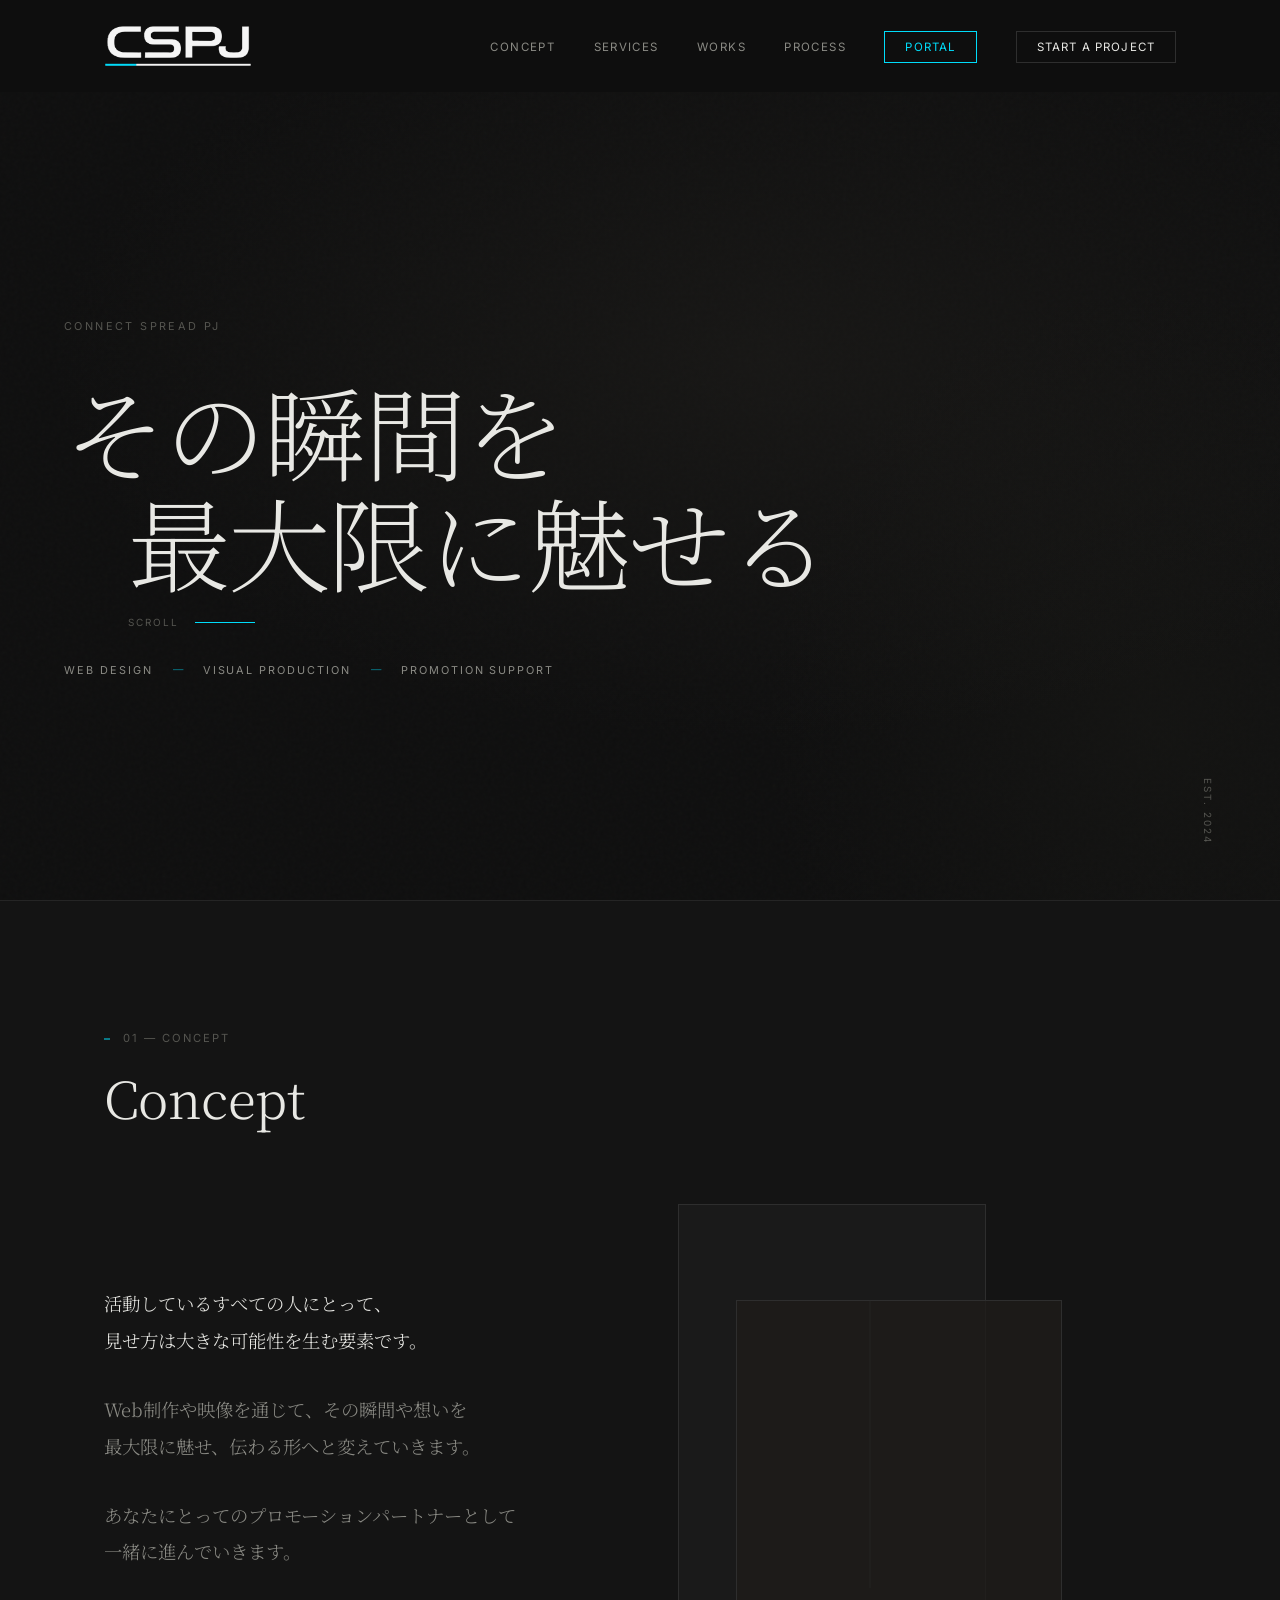
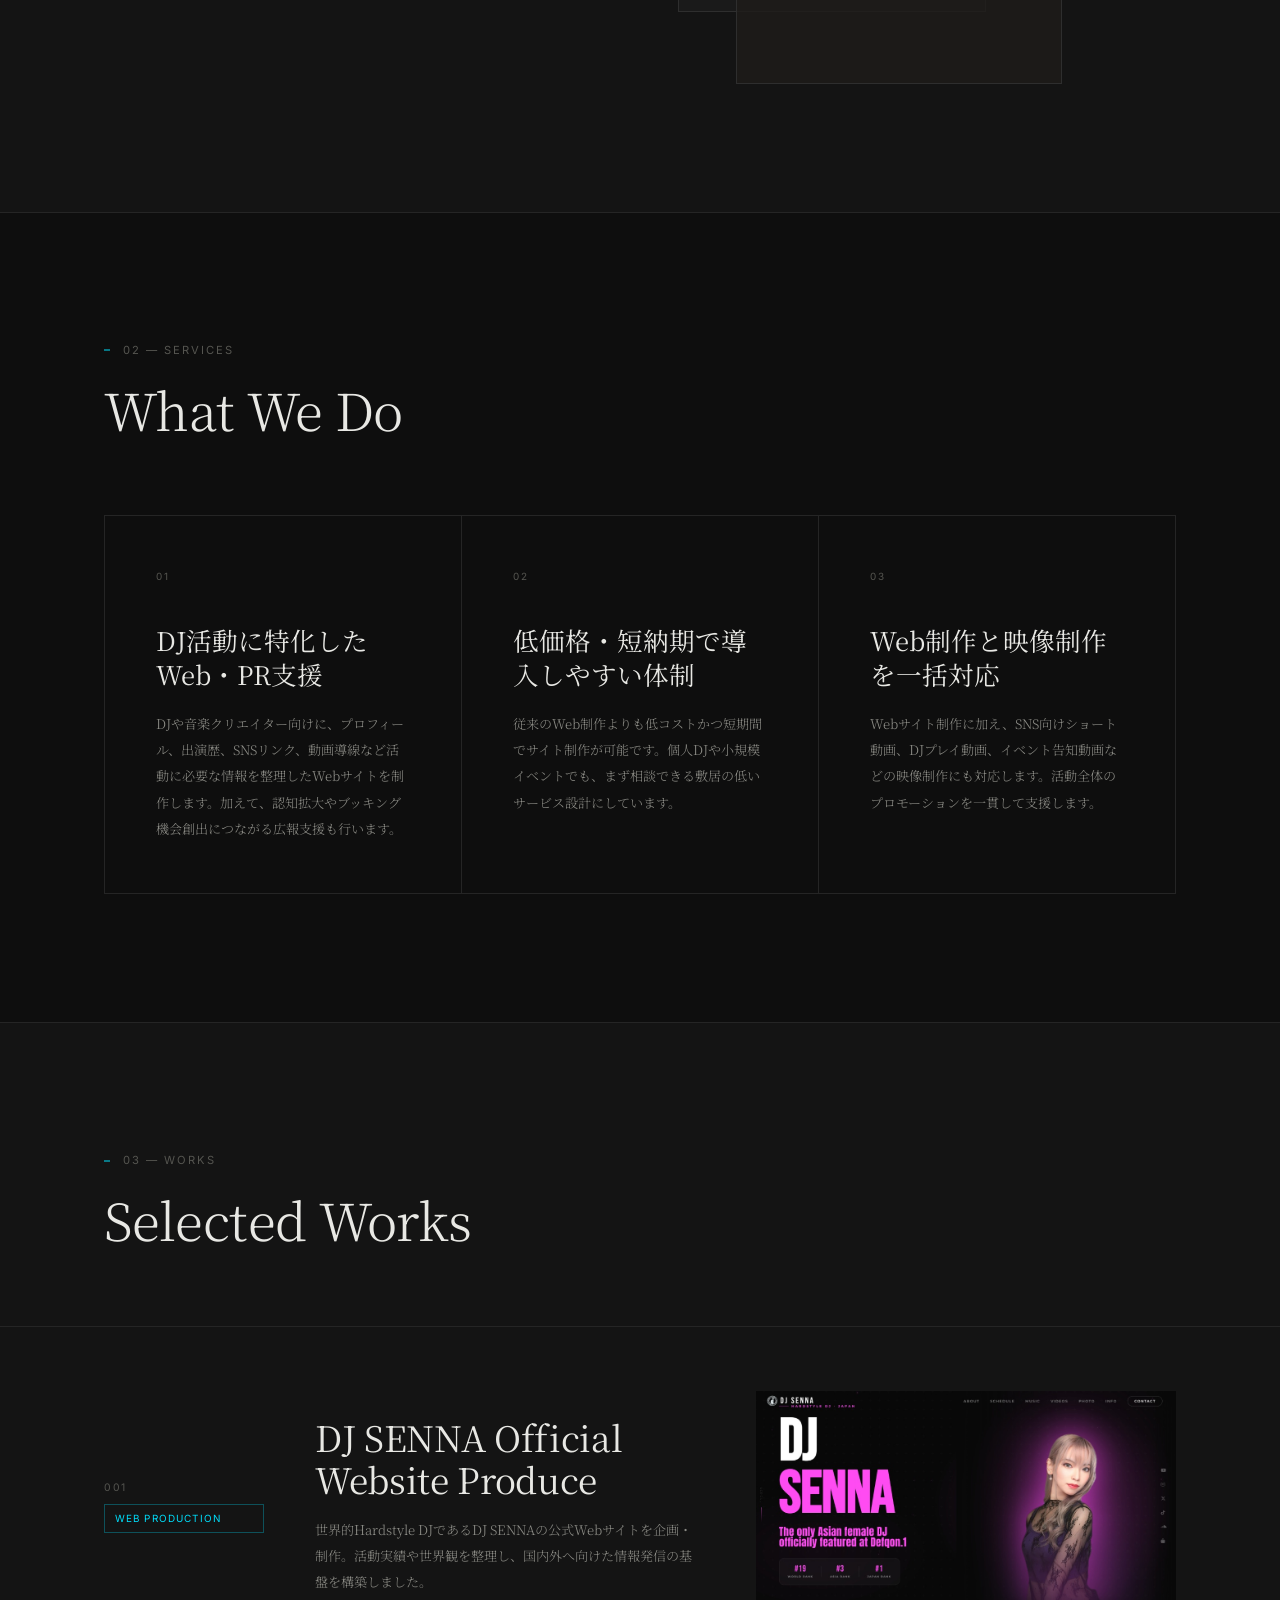
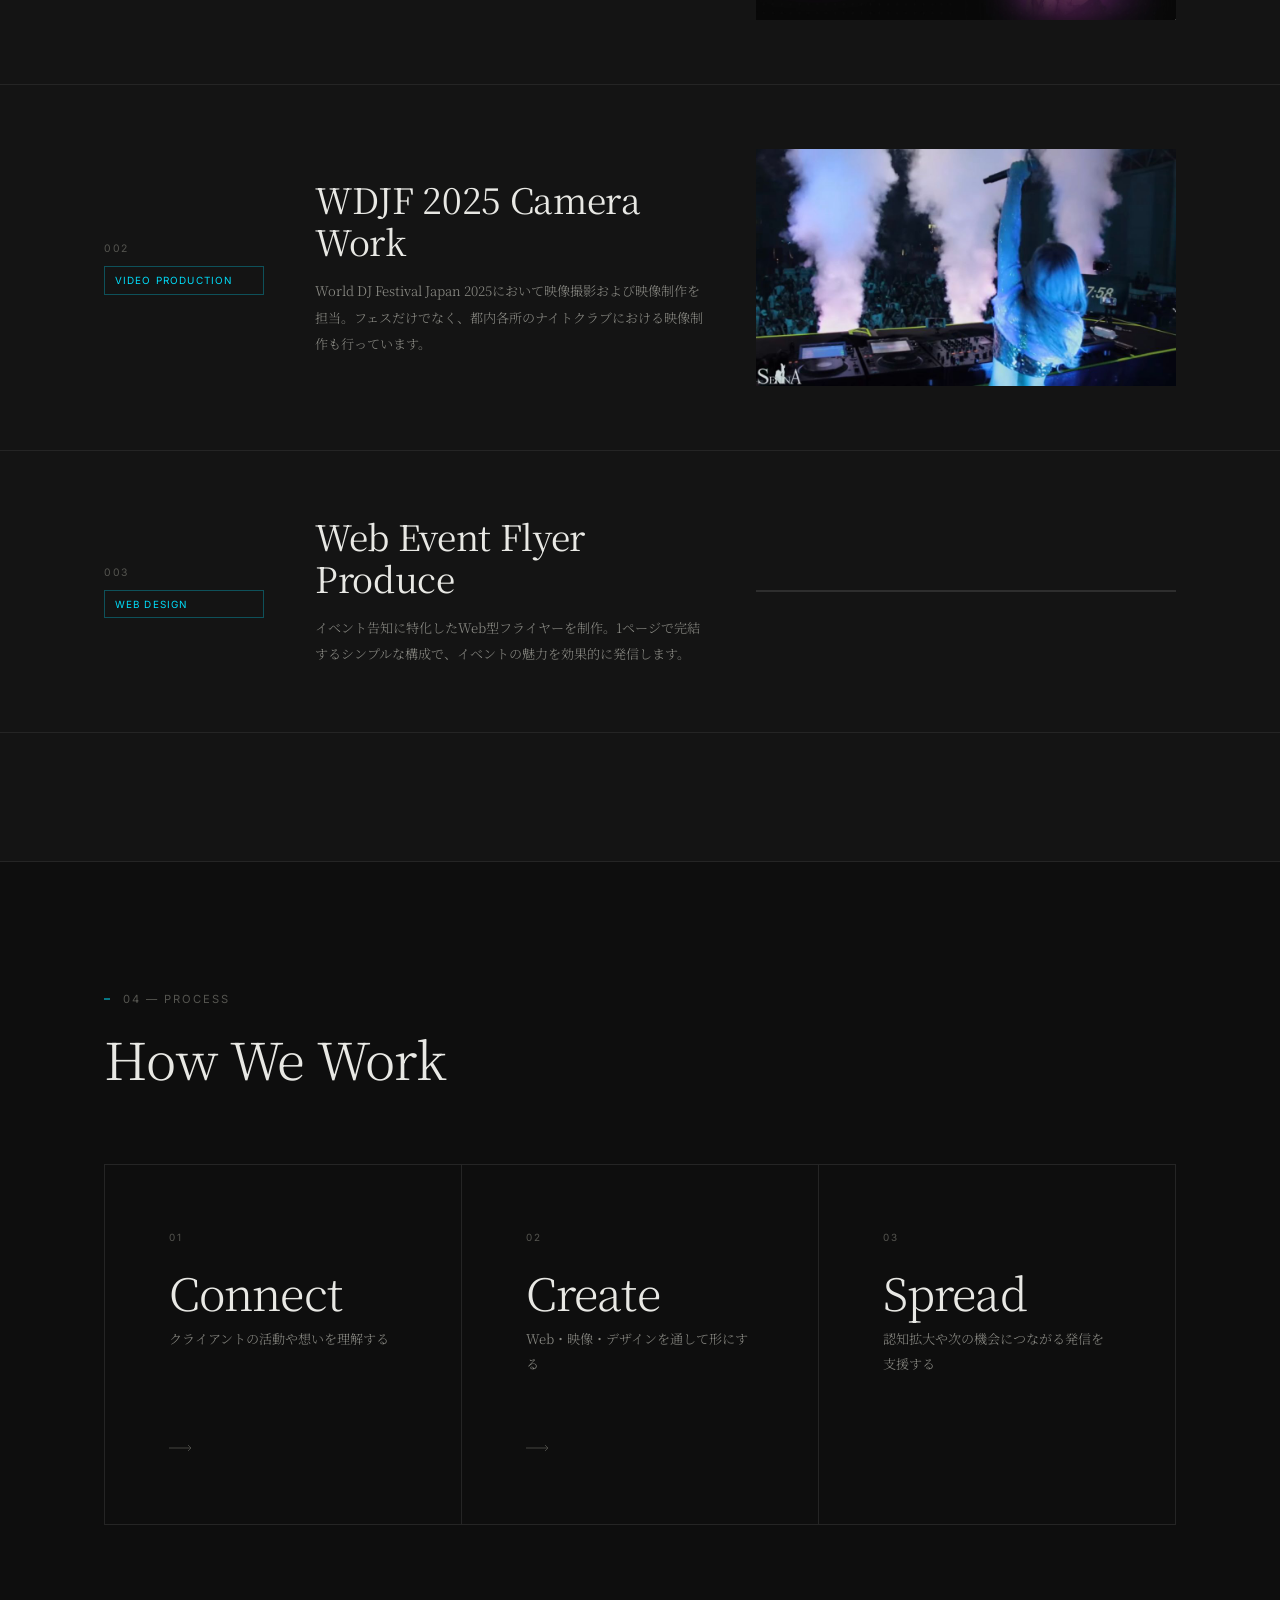
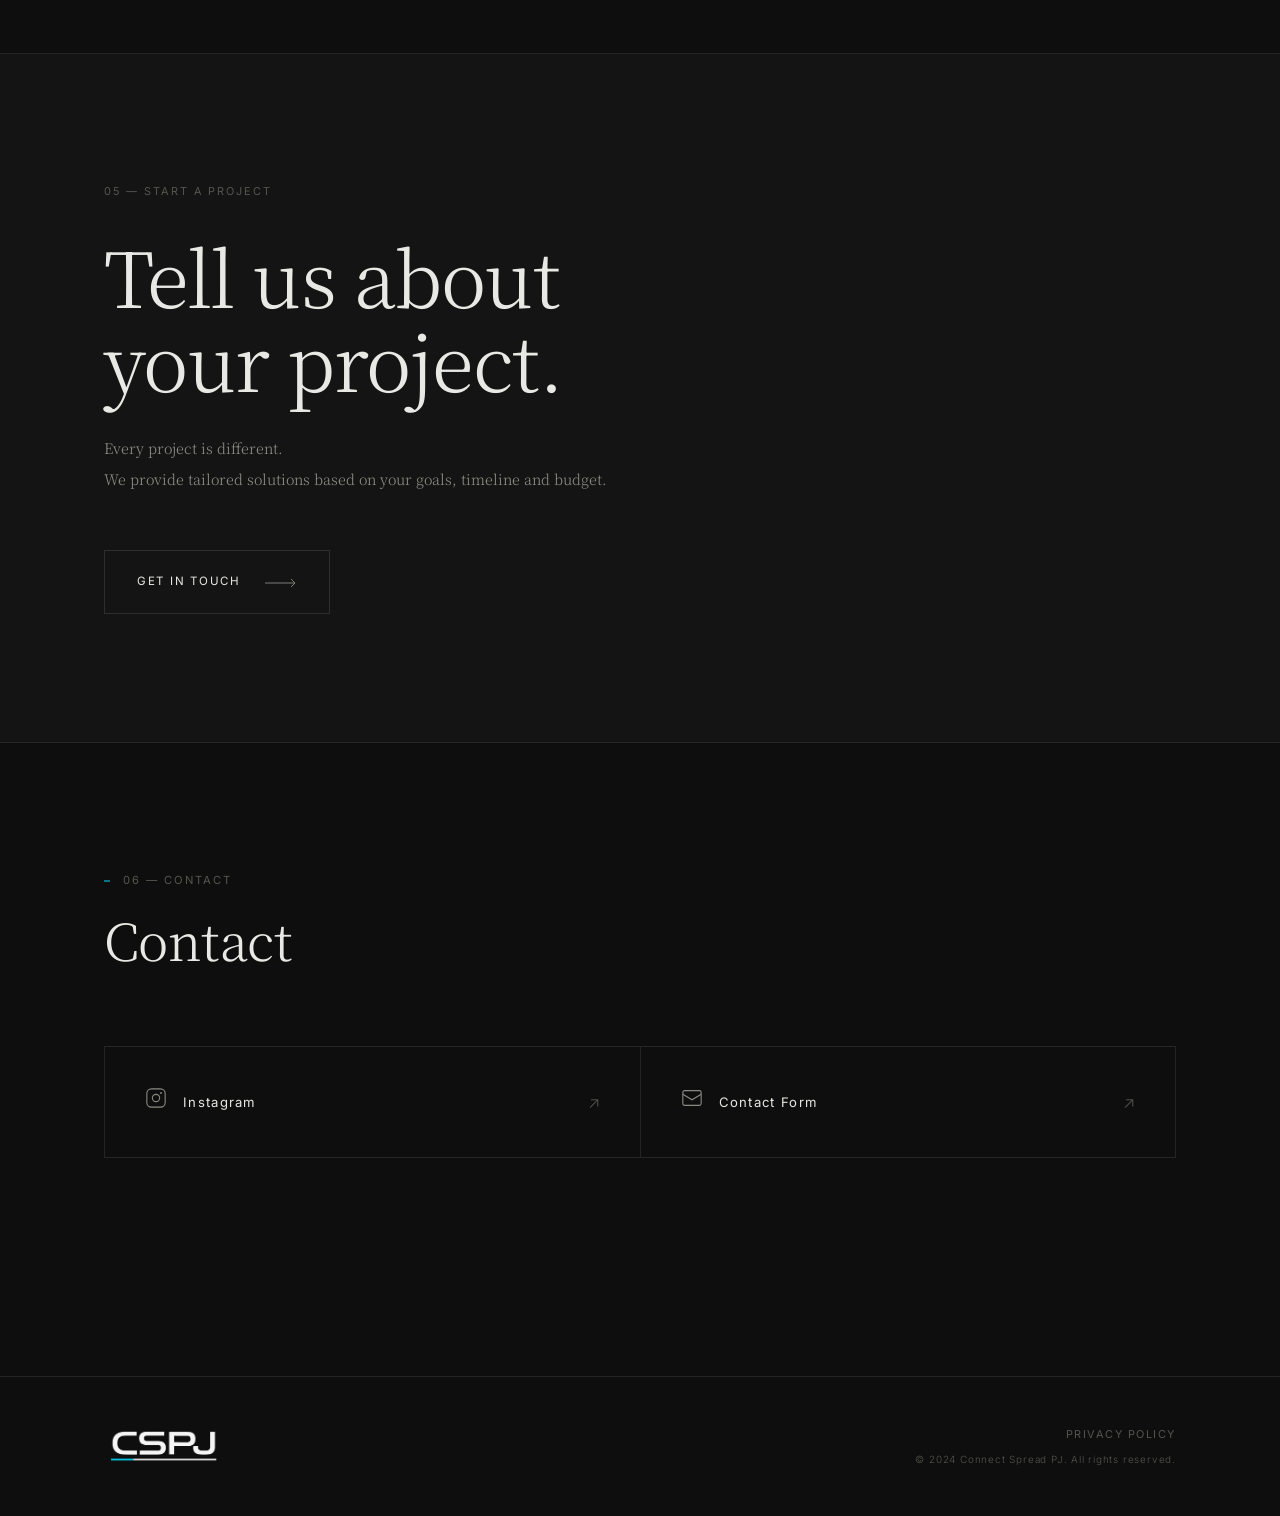
<file: index.html>
<!DOCTYPE html>
<html lang="ja">
<head>
  <meta charset="UTF-8">
  <meta name="viewport" content="width=device-width, initial-scale=1.0">
  <meta name="description" content="Connect Spread PJ（CSPJ）— Web制作・映像制作を通じて、あなたの活動を最大限に魅せるプロモーションパートナー。">
  <link rel="canonical" href="https://cs-pj.com/">
  <meta property="og:title" content="Connect Spread PJ">
  <meta property="og:description" content="その瞬間を最大限に魅せる">
  <meta property="og:type" content="website">
  <meta property="og:site_name" content="Connect Spread PJ">
  <meta property="og:url" content="https://cs-pj.com/">
  <meta property="og:image" content="https://cs-pj.com/images/ogp/ogp-default.jpg">
  <meta property="og:image:width" content="1200">
  <meta property="og:image:height" content="630">
  <meta property="og:locale" content="ja_JP">
  <meta name="twitter:card" content="summary_large_image">
  <meta name="twitter:title" content="Connect Spread PJ">
  <meta name="twitter:description" content="その瞬間を最大限に魅せる">
  <meta name="twitter:image" content="https://cs-pj.com/images/ogp/ogp-default.jpg">
  <title>Connect Spread PJ — CSPJ</title>
  <link rel="icon" href="/images/favicon.ico" sizes="any">
  <link rel="icon" type="image/png" sizes="16x16" href="/images/favicon-16x16.png">
  <link rel="icon" type="image/png" sizes="32x32" href="/images/favicon-32x32.png">
  <link rel="apple-touch-icon" href="/images/apple-touch-icon.png">
  <link rel="preconnect" href="https://fonts.googleapis.com">
  <link rel="preconnect" href="https://fonts.gstatic.com" crossorigin>
  <link href="https://fonts.googleapis.com/css2?family=Cormorant+Garamond:ital,wght@0,300;0,400;0,500;1,300;1,400&family=Noto+Serif+JP:wght@200;300;400&family=Inter:wght@200;300;400;500&display=swap" rel="stylesheet">
  <!--
    ?v=3 はキャッシュバスター。Cloudflareのエッジに Cache-Control: immutable,
    max-age=31536000(1年)で古い内容がキャッシュされてしまっていたため、
    URLを変えて強制的に最新を取得させている。今後style.cssを更新した際は、
    この数字を上げること(例: v=4)。
  -->
  <link rel="stylesheet" href="/css/style.css?v=3">
</head>
<body>

  <!-- Navigation -->
  <nav id="navbar" class="navbar" role="navigation" aria-label="メインナビゲーション">
    <div class="nav-inner">
      <a href="#hero" class="nav-logo" aria-label="Connect Spread PJ トップへ">
        <span class="nav-logo-bg">
          <img src="/images/logo_new.png" alt="Connect Spread PJ" class="nav-logo-img">
        </span>
      </a>
      <button class="nav-toggle" id="nav-toggle" aria-label="メニューを開く" aria-expanded="false">
        <span class="toggle-line"></span>
        <span class="toggle-line"></span>
      </button>
      <ul class="nav-links" id="nav-links" role="list">
        <li><a href="#concept" class="nav-link">Concept</a></li>
        <li><a href="#what-we-do" class="nav-link">Services</a></li>
        <li><a href="#works" class="nav-link">Works</a></li>
        <li><a href="#how-we-work" class="nav-link">Process</a></li>
        <!-- Portal: CSPJが運営する各カテゴリ(DJ等)への入口。Start a Projectと同じ
             ボタン形状(.nav-link--portal)だが、テーマカラー(cyan)で区別する。 -->
        <li><a href="/portal/" class="nav-link nav-link--portal">Portal</a></li>
        <li><a href="/contact/" class="nav-link nav-link--cta">Start a Project</a></li>
      </ul>
    </div>
  </nav>

  <main>
    <!-- Hero Section -->
    <section id="hero" class="hero" aria-label="ヒーローセクション">
      <div class="hero-bg">
        <div class="hero-noise"></div>
        <div class="hero-gradient"></div>
      </div>
      <div class="hero-content">
        <p class="hero-label reveal-fade">Connect Spread PJ</p>
        <h1 class="hero-headline reveal-up">
          <span class="hero-headline__line">その瞬間を</span>
          <span class="hero-headline__line hero-headline__line--indent">最大限に魅せる</span>
        </h1>
        <div class="hero-services reveal-fade hero-services--delay">
          <span class="hero-service">Web Design</span>
          <span class="hero-service-sep" aria-hidden="true">—</span>
          <span class="hero-service">Visual Production</span>
          <span class="hero-service-sep" aria-hidden="true">—</span>
          <span class="hero-service">Promotion Support</span>
        </div>
        <a href="#concept" class="hero-scroll" aria-label="下へスクロール">
          <span class="hero-scroll__text">Scroll</span>
          <span class="hero-scroll__line" aria-hidden="true"></span>
        </a>
      </div>
      <div class="hero-corner-text" aria-hidden="true">
        <span>EST. 2024</span>
      </div>
    </section>

    <!-- Concept Section -->
    <section id="concept" class="section concept" aria-labelledby="concept-heading">
      <div class="container">
        <div class="section-header reveal-fade">
          <span class="section-label">01 — Concept</span>
          <h2 class="section-title" id="concept-heading">Concept</h2>
        </div>
        <div class="concept-layout">
          <div class="concept-text reveal-up">
            <p class="concept-body">
              活動しているすべての人にとって、<br>見せ方は大きな可能性を生む要素です。
            </p>
            <p class="concept-body concept-body--light">
              Web制作や映像を通じて、その瞬間や想いを<br>最大限に魅せ、伝わる形へと変えていきます。
            </p>
            <p class="concept-body concept-body--light">
              あなたにとってのプロモーションパートナーとして<br>一緒に進んでいきます。
            </p>
          </div>
          <div class="concept-visual reveal-fade">
            <div class="concept-visual__inner">
              <div class="concept-visual__block concept-visual__block--1"></div>
              <div class="concept-visual__block concept-visual__block--2"></div>
              <div class="concept-visual__line" aria-hidden="true"></div>
            </div>
          </div>
        </div>
      </div>
    </section>

    <!-- What We Do Section -->
    <section id="what-we-do" class="section services" aria-labelledby="services-heading">
      <div class="container">
        <div class="section-header reveal-fade">
          <span class="section-label">02 — Services</span>
          <h2 class="section-title" id="services-heading">What We Do</h2>
        </div>
        <div class="services-grid">
          <article class="service-card reveal-up" style="--delay: 0s">
            <div class="service-card__number" aria-hidden="true">01</div>
            <div class="service-card__content">
              <h3 class="service-card__title">DJ活動に特化したWeb・PR支援</h3>
              <p class="service-card__body">DJや音楽クリエイター向けに、プロフィール、出演歴、SNSリンク、動画導線など活動に必要な情報を整理したWebサイトを制作します。加えて、認知拡大やブッキング機会創出につながる広報支援も行います。</p>
            </div>
            <div class="service-card__accent" aria-hidden="true"></div>
          </article>
          <article class="service-card reveal-up" style="--delay: 0.12s">
            <div class="service-card__number" aria-hidden="true">02</div>
            <div class="service-card__content">
              <h3 class="service-card__title">低価格・短納期で導入しやすい体制</h3>
              <p class="service-card__body">従来のWeb制作よりも低コストかつ短期間でサイト制作が可能です。個人DJや小規模イベントでも、まず相談できる敷居の低いサービス設計にしています。</p>
            </div>
            <div class="service-card__accent" aria-hidden="true"></div>
          </article>
          <article class="service-card reveal-up" style="--delay: 0.24s">
            <div class="service-card__number" aria-hidden="true">03</div>
            <div class="service-card__content">
              <h3 class="service-card__title">Web制作と映像制作を一括対応</h3>
              <p class="service-card__body">Webサイト制作に加え、SNS向けショート動画、DJプレイ動画、イベント告知動画などの映像制作にも対応します。活動全体のプロモーションを一貫して支援します。</p>
            </div>
            <div class="service-card__accent" aria-hidden="true"></div>
          </article>
        </div>
      </div>
    </section>

    <!-- Selected Works Section -->
    <section id="works" class="section works" aria-labelledby="works-heading">
      <div class="container">
        <div class="section-header reveal-fade">
          <span class="section-label">03 — Works</span>
          <h2 class="section-title" id="works-heading">Selected Works</h2>
        </div>
      </div>
      <div class="works-list">

        <article class="work-item reveal-up" style="--delay: 0s">
          <div class="work-item__inner">
            <div class="work-item__meta">
              <span class="work-item__num" aria-hidden="true">001</span>
              <span class="work-item__tag">Web Production</span>
            </div>
            <div class="work-item__body">
              <h3 class="work-item__title">DJ SENNA Official Website Produce</h3>
              <div class="work-item__visual work-item__visual--sp" aria-hidden="true">
                <img src="/images/work_senna.jpg" alt="DJ SENNA Official Website" class="work-item__img">
              </div>
              <p class="work-item__desc">世界的Hardstyle DJであるDJ SENNAの公式Webサイトを企画・制作。活動実績や世界観を整理し、国内外へ向けた情報発信の基盤を構築しました。</p>
            </div>
            <div class="work-item__visual work-item__visual--pc" aria-hidden="true">
              <img src="/images/work_senna.jpg" alt="DJ SENNA Official Website" class="work-item__img">
            </div>
          </div>
        </article>

        <article class="work-item reveal-up" style="--delay: 0.1s">
          <div class="work-item__inner">
            <div class="work-item__meta">
              <span class="work-item__num" aria-hidden="true">002</span>
              <span class="work-item__tag">Video Production</span>
            </div>
            <div class="work-item__body">
              <h3 class="work-item__title">WDJF 2025 Camera Work</h3>
              <div class="work-item__visual work-item__visual--sp" aria-hidden="true">
                <img src="/images/work_wdjf.jpg" alt="WDJF 2025 Camera Work" class="work-item__img">
              </div>
              <p class="work-item__desc">World DJ Festival Japan 2025において映像撮影および映像制作を担当。フェスだけでなく、都内各所のナイトクラブにおける映像制作も行っています。</p>
            </div>
            <div class="work-item__visual work-item__visual--pc" aria-hidden="true">
              <img src="/images/work_wdjf.jpg" alt="WDJF 2025 Camera Work" class="work-item__img">
            </div>
          </div>
        </article>

        <article class="work-item reveal-up" style="--delay: 0.2s">
          <div class="work-item__inner">
            <div class="work-item__meta">
              <span class="work-item__num" aria-hidden="true">003</span>
              <span class="work-item__tag">Web Design</span>
            </div>
            <div class="work-item__body">
              <h3 class="work-item__title">Web Event Flyer Produce</h3>
              <div class="work-item__visual work-item__visual--sp" aria-hidden="true">
                <div class="work-item__bg work-item__bg--3"></div>
              </div>
              <p class="work-item__desc">イベント告知に特化したWeb型フライヤーを制作。1ページで完結するシンプルな構成で、イベントの魅力を効果的に発信します。</p>
            </div>
            <div class="work-item__visual work-item__visual--pc" aria-hidden="true">
              <div class="work-item__bg work-item__bg--3"></div>
            </div>
          </div>
        </article>

      </div>
    </section>

    <!-- How We Work Section -->
    <section id="how-we-work" class="section process" aria-labelledby="process-heading">
      <div class="container">
        <div class="section-header reveal-fade">
          <span class="section-label">04 — Process</span>
          <h2 class="section-title" id="process-heading">How We Work</h2>
        </div>
        <div class="process-steps">
          <div class="process-step reveal-up" style="--delay: 0s">
            <div class="process-step__num" aria-hidden="true">01</div>
            <div class="process-step__content">
              <h3 class="process-step__en">Connect</h3>
              <p class="process-step__ja">クライアントの活動や想いを理解する</p>
            </div>
            <div class="process-step__arrow" aria-hidden="true">
              <svg width="24" height="8" viewBox="0 0 24 8" fill="none" xmlns="http://www.w3.org/2000/svg">
                <path d="M0 4H22M22 4L19 1M22 4L19 7" stroke="currentColor" stroke-width="0.8"/>
              </svg>
            </div>
          </div>
          <div class="process-step reveal-up" style="--delay: 0.15s">
            <div class="process-step__num" aria-hidden="true">02</div>
            <div class="process-step__content">
              <h3 class="process-step__en">Create</h3>
              <p class="process-step__ja">Web・映像・デザインを通して形にする</p>
            </div>
            <div class="process-step__arrow" aria-hidden="true">
              <svg width="24" height="8" viewBox="0 0 24 8" fill="none" xmlns="http://www.w3.org/2000/svg">
                <path d="M0 4H22M22 4L19 1M22 4L19 7" stroke="currentColor" stroke-width="0.8"/>
              </svg>
            </div>
          </div>
          <div class="process-step reveal-up" style="--delay: 0.3s">
            <div class="process-step__num" aria-hidden="true">03</div>
            <div class="process-step__content">
              <h3 class="process-step__en">Spread</h3>
              <p class="process-step__ja">認知拡大や次の機会につながる発信を支援する</p>
            </div>
            <div class="process-step__arrow process-step__arrow--hidden" aria-hidden="true"></div>
          </div>
        </div>
      </div>
    </section>

    <!-- Start a Project Section -->
    <section id="start" class="section cta-section" aria-labelledby="cta-heading">
      <div class="container">
        <div class="cta-inner reveal-up">
          <p class="cta-sub">05 — Start a Project</p>
          <h2 class="cta-headline" id="cta-heading">
            Tell us about<br>your project.
          </h2>
          <p class="cta-body">
            Every project is different.<br>
            We provide tailored solutions based on<br class="sp-br"> your goals, timeline and budget.
          </p>
          <a href="/contact/" class="cta-btn">
            <span class="cta-btn__text">Get in touch</span>
            <span class="cta-btn__arrow" aria-hidden="true">
              <svg width="32" height="10" viewBox="0 0 32 10" fill="none">
                <path d="M0 5H30M30 5L26 1M30 5L26 9" stroke="currentColor" stroke-width="0.9"/>
              </svg>
            </span>
          </a>
        </div>
      </div>
    </section>

    <!-- Contact Section -->
    <section id="contact" class="section contact" aria-labelledby="contact-heading">
      <div class="container">
        <div class="section-header reveal-fade">
          <span class="section-label">06 — Contact</span>
          <h2 class="section-title" id="contact-heading">Contact</h2>
        </div>
        <div class="contact-grid">
          <a href="https://www.instagram.com/cspj.official/" target="_blank" rel="noopener noreferrer" class="contact-card reveal-up" style="--delay: 0s" aria-label="Instagramを開く">
            <div class="contact-card__icon" aria-hidden="true">
              <svg width="22" height="22" viewBox="0 0 24 24" fill="none" xmlns="http://www.w3.org/2000/svg">
                <rect x="2" y="2" width="20" height="20" rx="5" stroke="currentColor" stroke-width="1.2"/>
                <circle cx="12" cy="12" r="4" stroke="currentColor" stroke-width="1.2"/>
                <circle cx="17.5" cy="6.5" r="1" fill="currentColor"/>
              </svg>
            </div>
            <span class="contact-card__label">Instagram</span>
            <span class="contact-card__arrow" aria-hidden="true">↗</span>
          </a>
          <a href="/contact/" class="contact-card reveal-up" style="--delay: 0.1s" aria-label="お問い合わせフォームへ進む">
            <div class="contact-card__icon" aria-hidden="true">
              <svg width="22" height="22" viewBox="0 0 24 24" fill="none" xmlns="http://www.w3.org/2000/svg">
                <rect x="2" y="4" width="20" height="16" rx="2" stroke="currentColor" stroke-width="1.2"/>
                <path d="M2 8L12 14L22 8" stroke="currentColor" stroke-width="1.2"/>
              </svg>
            </div>
            <span class="contact-card__label">Contact Form</span>
            <span class="contact-card__arrow" aria-hidden="true">↗</span>
          </a>

        </div>
      </div>
    </section>
  </main>

  <!-- Footer -->
  <footer class="footer" role="contentinfo">
    <div class="footer-inner">
      <div class="footer-brand">
        <span class="footer-logo-bg">
        <img src="/images/logo_new.png" alt="Connect Spread PJ" class="footer-logo-img" style="height:32px;">
      </span>
      </div>
      <div class="footer-copy">
        <a href="/privacy/" class="footer-privacy-link">Privacy Policy</a>
        <small>© 2024 Connect Spread PJ. All rights reserved.</small>
      </div>
    </div>
  </footer>

  <!-- ?v=2: 同上の理由でキャッシュバスターを付与(main.jsも同じ1年immutableキャッシュの対象だったため)。 -->
  <script src="/js/main.js?v=2"></script>
</body>
</html>
</file>
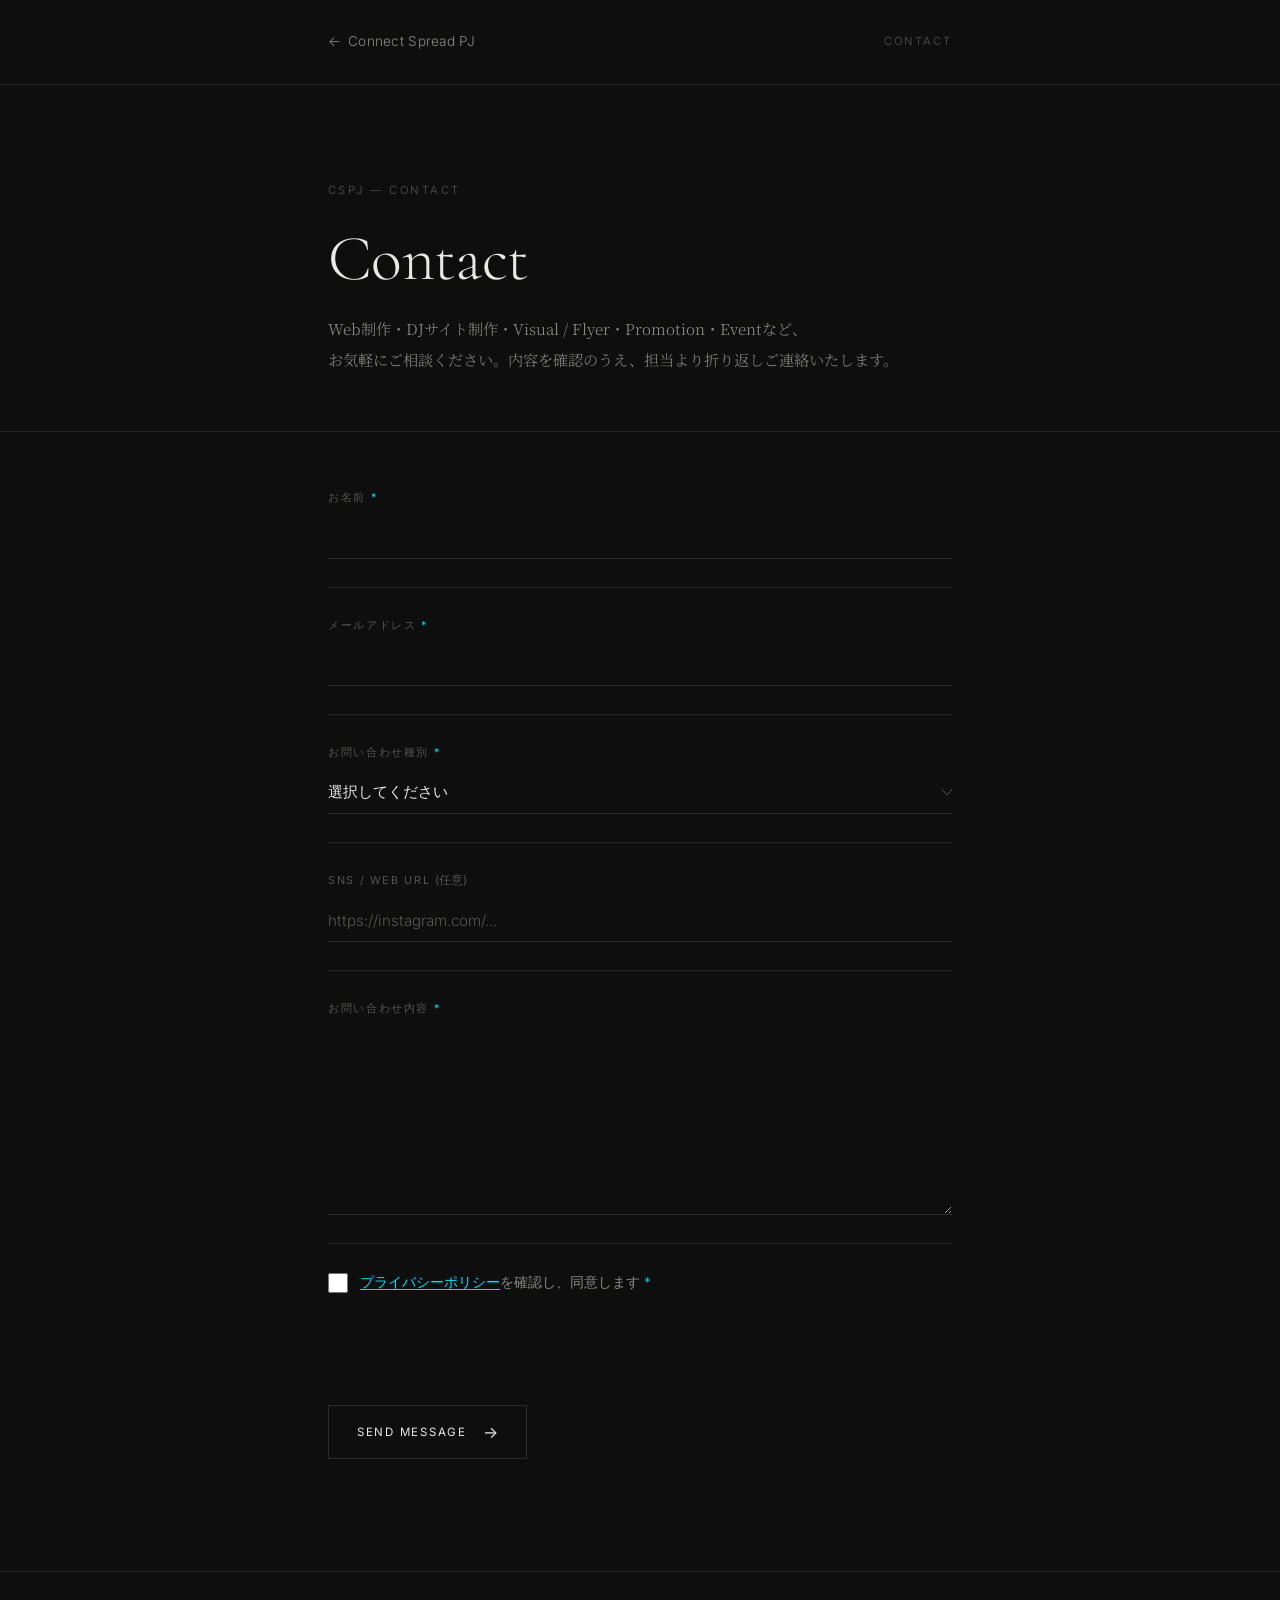
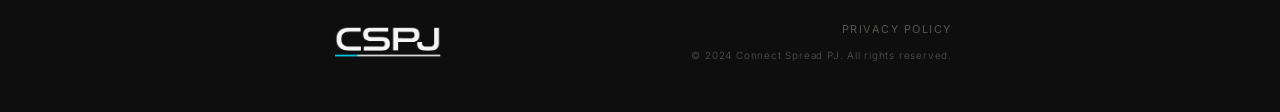
<file: contact/index.html>
<!DOCTYPE html>
<html lang="ja">
<head>
  <meta charset="UTF-8">
  <meta name="viewport" content="width=device-width, initial-scale=1.0">
  <!--
    2026-09-06: 送信先バックエンドAPI(POST https://api.cs-pj.com/v1/contact)へ接続済み。
    Cloudflare Turnstileによるボット検証 → API検証 → D1保存の本番フローが稼働している
    (詳細はscript.js冒頭のコメント参照)。noindexは本タスクの指示により今回は変更せず
    維持している(SEO公開の可否は別途ユーザーへ確認のうえ判断する)。
  -->
  <meta name="robots" content="noindex">
  <meta name="description" content="Connect Spread PJ（CSPJ）へのお問い合わせページ。Web制作・DJサイト制作・Visual/Flyer・Promotion・Eventなど、お気軽にご相談ください。">
  <title>Contact — Connect Spread PJ</title>

  <link rel="icon" href="/images/favicon.ico" sizes="any">
  <link rel="icon" type="image/png" sizes="16x16" href="/images/favicon-16x16.png">
  <link rel="icon" type="image/png" sizes="32x32" href="/images/favicon-32x32.png">
  <link rel="apple-touch-icon" href="/images/apple-touch-icon.png">

  <!--
    /contact/ はCSPJ共通ページとして、CSPJ本体(/index.html)とブランドトーン・
    Footerを統一しているが、CSSファイルとしては /css/style.css を読み込まない
    完全に独立したページ(/portal/ 等と同じ方針)。デザイントークンは本体から
    値を複製しているため、本体側のCSSを変更してもこのページには影響しない。
  -->
  <link rel="preconnect" href="https://fonts.googleapis.com">
  <link rel="preconnect" href="https://fonts.gstatic.com" crossorigin>
  <link href="https://fonts.googleapis.com/css2?family=Cormorant+Garamond:ital,wght@0,300;0,400;0,500;1,300;1,400&family=Noto+Serif+JP:wght@200;300;400&family=Inter:wght@200;300;400;500&display=swap" rel="stylesheet">
  <!--
    ?v=20260906 はキャッシュバスター(/css/style.css?v=2 等、CSPJ本体と同じ方針)。
    /contact/style.css・/contact/script.js は Cache-Control: max-age=14400(4時間)
    で配信されており、更新してもURLが同じだとブラウザキャッシュにより最大4時間
    反映が遅れる。今後この2ファイルのどちらかを更新した際は、この値を当日の日付
    (YYYYMMDD形式)等に更新すること。2つのURLの値は常に揃えておく必要はないが、
    分かりやすさのため揃えている。
  -->
  <link rel="stylesheet" href="/contact/style.css?v=20260906">

  <!--
    Cloudflare Turnstile(ボット検証)。Site Keyは公開情報のためここに直接記載して
    問題ない。対応するSecret KeyはAPI側(api.CSPJ_HP)のCloudflare Worker Secretとして
    のみ管理されており、このリポジトリには一切含めていない。
  -->
  <script src="https://challenges.cloudflare.com/turnstile/v0/api.js" async defer></script>
</head>
<body>

  <a class="skip-link" href="#main-content">本文へスキップ</a>

  <header class="contact-header">
    <div class="contact-header__inner">
      <a href="/" class="contact-header__back" aria-label="Connect Spread PJ トップへ戻る">
        <span aria-hidden="true">←</span> Connect Spread PJ
      </a>
      <span class="contact-header__label">Contact</span>
    </div>
  </header>

  <main id="main-content" tabindex="-1">
    <section class="contact-hero">
      <div class="contact-container">
        <p class="contact-hero__eyebrow reveal-fade">CSPJ — Contact</p>
        <h1 class="contact-hero__title reveal-up">Contact</h1>
        <p class="contact-hero__lead reveal-fade">
          Web制作・DJサイト制作・Visual / Flyer・Promotion・Eventなど、<br class="contact-only-pc">
          お気軽にご相談ください。内容を確認のうえ、担当より折り返しご連絡いたします。
        </p>
      </div>
    </section>

    <section class="contact-form-section" aria-labelledby="contact-form-heading">
      <div class="contact-container">
        <h2 class="contact-form-heading sr-only" id="contact-form-heading">Contact Form</h2>

        <!--
          フォーム本体。クライアント側バリデーション通過後、Cloudflare Turnstileの
          トークンを含めて POST https://api.cs-pj.com/v1/contact へ送信する(script.js
          参照)。レスポンスが201の場合のみ成功UIを表示し、それ以外(4xx/5xx/通信エラー)は
          内部エラーの詳細を出さない汎用エラーメッセージ(#contactErrorBanner)を表示する。
        -->
        <form class="contact-form" id="contactForm" novalidate>

          <div class="contact-form__row">
            <label class="contact-form__label" for="name">
              お名前 <span class="contact-form__required" aria-hidden="true">*</span>
            </label>
            <input
              class="contact-form__input"
              type="text"
              id="name"
              name="name"
              autocomplete="name"
              required
              aria-required="true"
              aria-describedby="error-name">
            <p class="contact-form__error" id="error-name" role="alert"></p>
          </div>

          <div class="contact-form__row">
            <label class="contact-form__label" for="email">
              メールアドレス <span class="contact-form__required" aria-hidden="true">*</span>
            </label>
            <input
              class="contact-form__input"
              type="email"
              id="email"
              name="email"
              autocomplete="email"
              required
              aria-required="true"
              aria-describedby="error-email">
            <p class="contact-form__error" id="error-email" role="alert"></p>
          </div>

          <div class="contact-form__row">
            <label class="contact-form__label" for="inquiry-type">
              お問い合わせ種別 <span class="contact-form__required" aria-hidden="true">*</span>
            </label>
            <select
              class="contact-form__input contact-form__select"
              id="inquiry-type"
              name="inquiry_type"
              required
              aria-required="true"
              aria-describedby="error-inquiry-type">
              <option value="" disabled selected>選択してください</option>
              <option value="web">Webサイト制作</option>
              <option value="dj">DJサイト制作</option>
              <option value="visual">Visual / Flyer</option>
              <option value="promotion">Promotion</option>
              <option value="event">Event</option>
              <option value="other">その他</option>
            </select>
            <p class="contact-form__error" id="error-inquiry-type" role="alert"></p>
          </div>

          <div class="contact-form__row">
            <label class="contact-form__label" for="sns-url">
              SNS / Web URL <span class="contact-form__optional">(任意)</span>
            </label>
            <input
              class="contact-form__input"
              type="text"
              id="sns-url"
              name="sns_url"
              autocomplete="url"
              placeholder="https://instagram.com/..."
              aria-describedby="error-sns-url">
            <p class="contact-form__error" id="error-sns-url" role="alert"></p>
          </div>

          <div class="contact-form__row">
            <label class="contact-form__label" for="message">
              お問い合わせ内容 <span class="contact-form__required" aria-hidden="true">*</span>
            </label>
            <textarea
              class="contact-form__input contact-form__textarea"
              id="message"
              name="message"
              rows="6"
              required
              aria-required="true"
              aria-describedby="error-message"></textarea>
            <p class="contact-form__error" id="error-message" role="alert"></p>
          </div>

          <div class="contact-form__row contact-form__row--checkbox">
            <label class="contact-form__checkbox-label" for="privacy">
              <input
                class="contact-form__checkbox"
                type="checkbox"
                id="privacy"
                name="privacy"
                required
                aria-required="true"
                aria-describedby="error-privacy">
              <span>
                <a href="/privacy/" target="_blank" rel="noopener noreferrer">プライバシーポリシー</a>を確認し、同意します
                <span class="contact-form__required" aria-hidden="true">*</span>
              </span>
            </label>
            <p class="contact-form__error" id="error-privacy" role="alert"></p>
          </div>

          <!--
            Cloudflare Turnstile(暗黙レンダリング)。data-callback等はscript.js側で
            windowに定義したグローバル関数を参照する(Turnstile公式の実装方式)。
            Site Keyは公開情報。
          -->
          <div class="contact-form__row contact-form__row--turnstile">
            <div
              class="cf-turnstile"
              id="contactTurnstile"
              data-sitekey="0x4AAAAAAEpgwKCT1tqMHQVm"
              data-theme="dark"
              data-callback="onTurnstileSuccess"
              data-expired-callback="onTurnstileExpired"
              data-error-callback="onTurnstileError"></div>
            <p class="contact-form__error" id="error-turnstile" role="alert"></p>
          </div>

          <div class="contact-form__submit-wrap">
            <button type="submit" class="contact-form__submit" id="contactSubmit">
              <span class="contact-form__submit-text">Send Message</span>
              <span class="contact-form__submit-arrow" aria-hidden="true">→</span>
            </button>
          </div>

        </form>

        <!--
          成功/失敗UIは意図的に<form>の外(兄弟要素)に置いている。<form>の内側に
          置くと、成功時に form.hidden = true でフォームごとdisplay:noneになり、
          子要素であるこれらの要素も(自身のhiddenを解除しても)一緒に非表示に
          なってしまう不具合があったため(2026-09-06修正)。
        -->

        <!-- 成功時: フォームを非表示にしてこちらへ切り替える(script.js参照)。
             201 Createdが返った場合のみ表示する(script.js参照)。 -->
        <div class="contact-form__success" id="contactSuccess" role="status" aria-live="polite" hidden>
          <p class="contact-form__success-title">Message Sent.</p>
          <p class="contact-form__success-body">
            お問い合わせいただきありがとうございます。内容を確認のうえ、
            担当より折り返しご連絡いたします。
          </p>
        </div>

        <!-- 送信エラー時。201以外の全レスポンス・通信エラーで表示する。
             内部のエラー内容(ステータスコード等)はユーザーに表示しない。
             フォーム自体は非表示にしない(再入力・再送信できるようにするため)。 -->
        <div class="contact-form__error-banner" id="contactErrorBanner" role="alert" aria-live="assertive" hidden>
          <p>送信中にエラーが発生しました。時間をおいて再度お試しください。</p>
        </div>
      </div>
    </section>
  </main>

  <!--
    Footer — CSPJ共通Footer(cs-pj.comトップページの<footer class="footer">を
    基準に統一。/portal/ /portal/dj/ と同じ構成)。
  -->
  <footer class="contact-footer" role="contentinfo">
    <div class="contact-container contact-footer__inner">
      <div class="contact-footer__brand">
        <span class="contact-footer__logo-bg">
          <img src="/images/logo_new.png" alt="Connect Spread PJ" class="contact-footer__logo-img">
        </span>
      </div>
      <div class="contact-footer__copy">
        <a href="/privacy/" class="contact-footer__privacy-link">Privacy Policy</a>
        <small>© 2024 Connect Spread PJ. All rights reserved.</small>
      </div>
    </div>
  </footer>

  <!-- ?v=20260906: 同上の理由でキャッシュバスターを付与。 -->
  <script src="/contact/script.js?v=20260906"></script>
</body>
</html>
</file>
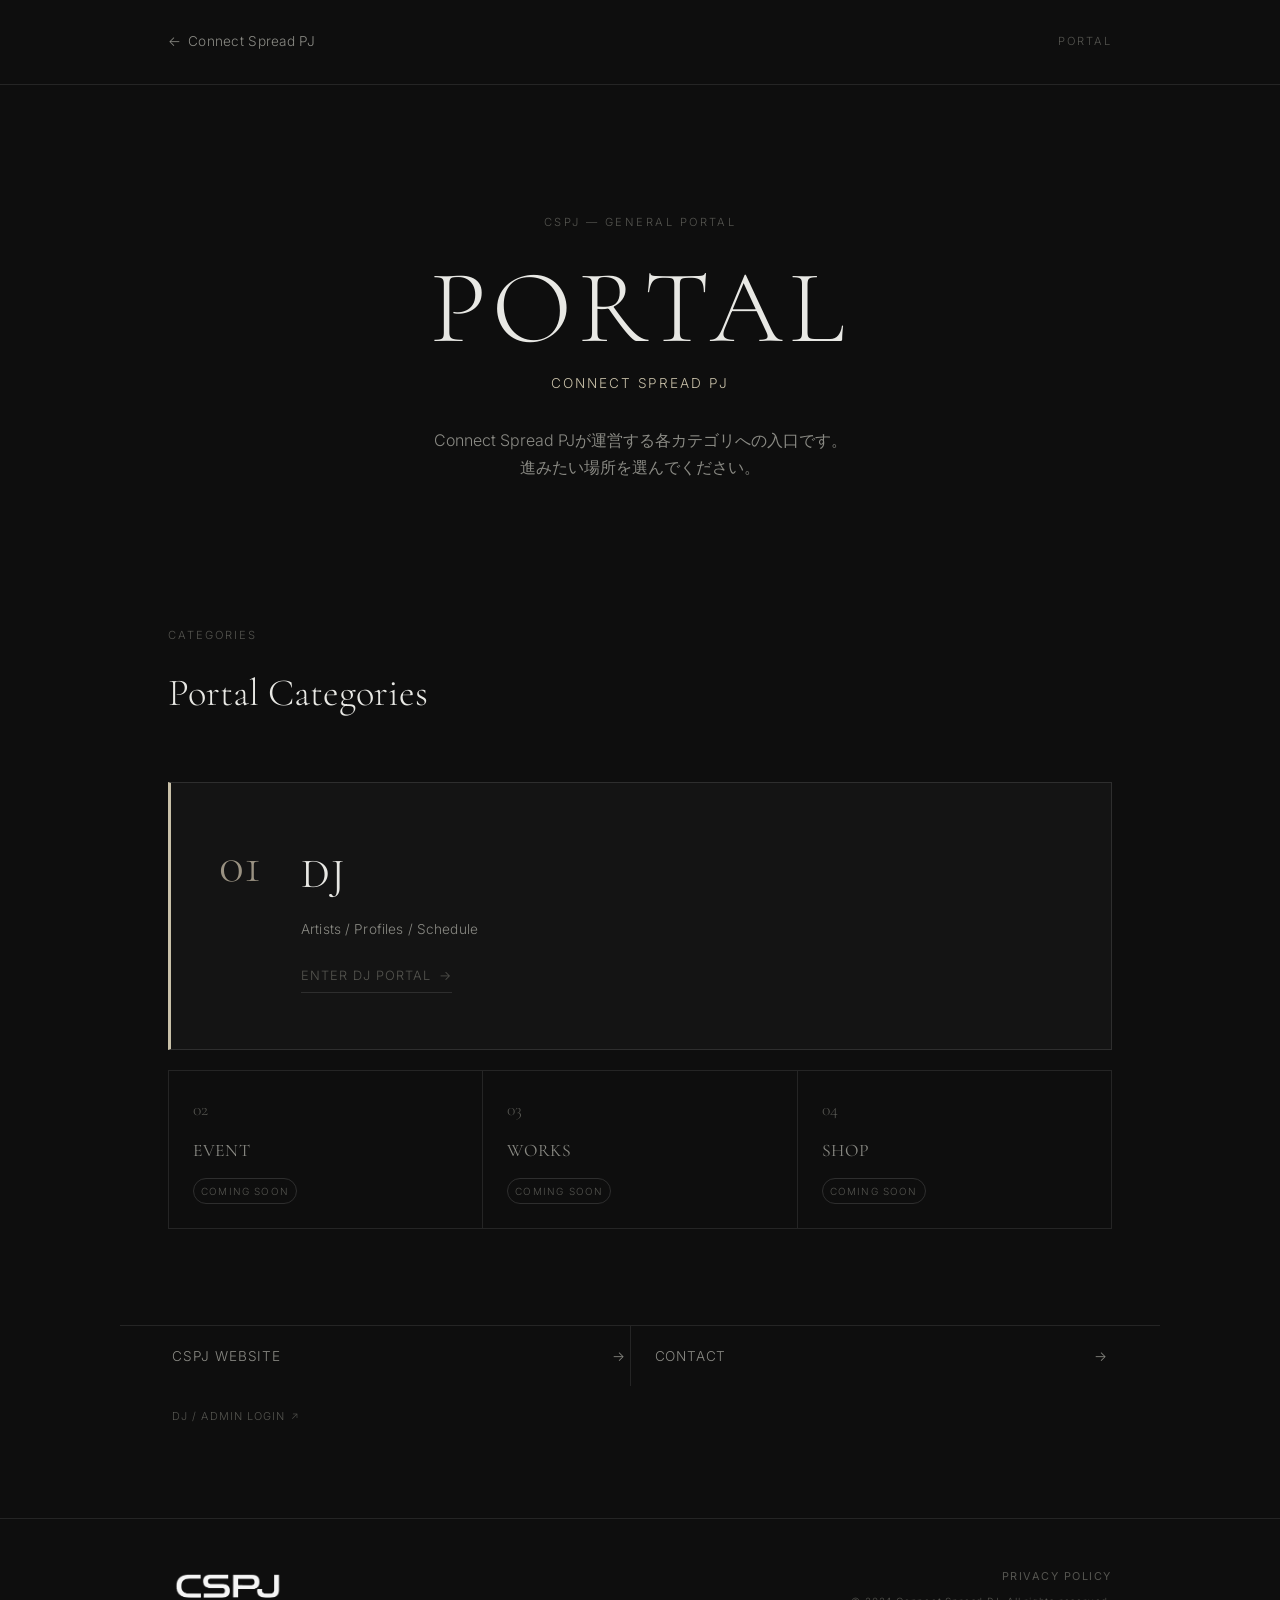
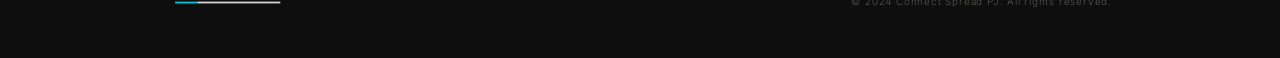
<file: portal/index.html>
<!DOCTYPE html>
<html lang="ja">
<head>
  <meta charset="UTF-8">
  <meta name="viewport" content="width=device-width, initial-scale=1.0">
  <!--
    制作途中(/portal/dj/ 未完成)のため、本番公開が確定するまで検索エンジンには
    インデックスさせない。全カテゴリの導線が確認でき次第、noindexを解除する。
  -->
  <meta name="robots" content="noindex">
  <meta name="description" content="Connect Spread PJ（CSPJ）総合ポータル。DJ / EVENT / WORKS / SHOP など、CSPJ内の各カテゴリへの入口です。">
  <title>Portal — Connect Spread PJ</title>

  <link rel="icon" href="/images/favicon.ico" sizes="any">
  <link rel="icon" type="image/png" sizes="16x16" href="/images/favicon-16x16.png">
  <link rel="icon" type="image/png" sizes="32x32" href="/images/favicon-32x32.png">
  <link rel="apple-touch-icon" href="/images/apple-touch-icon.png">

  <!--
    /portal/ は CSPJ本体(/css/style.css /js/main.js)・DJポータル(/dj/style.css)・
    各DJページのCSS/JSのいずれとも読み込みを共有しない、完全に独立したページです。
    デザイントークン(色・フォント)はCSPJ本体に合わせていますが、ファイルとしては
    別物なので、本体側のCSSを編集してもこのページには影響しません。
  -->
  <link rel="preconnect" href="https://fonts.googleapis.com">
  <link rel="preconnect" href="https://fonts.gstatic.com" crossorigin>
  <link href="https://fonts.googleapis.com/css2?family=Cormorant+Garamond:ital,wght@0,300;0,400;0,500;1,300;1,400&family=Noto+Serif+JP:wght@200;300;400&family=Inter:wght@200;300;400;500&display=swap" rel="stylesheet">
  <link rel="stylesheet" href="/portal/style.css">
</head>
<body class="portal">

  <a class="skip-link" href="#main-content">本文へスキップ</a>

  <header class="portal-header">
    <div class="portal-header__inner">
      <a href="/" class="portal-header__back" aria-label="Connect Spread PJ トップへ戻る">
        <span aria-hidden="true">←</span> Connect Spread PJ
      </a>
      <span class="portal-header__label">Portal</span>
    </div>
  </header>

  <main id="main-content" tabindex="-1">

    <!-- ============ Hero ============ -->
    <section class="portal-hero">
      <div class="portal-container">
        <p class="portal-hero__eyebrow reveal-fade">CSPJ — General Portal</p>
        <h1 class="portal-hero__title reveal-up">PORTAL</h1>
        <p class="portal-hero__brand reveal-up">Connect Spread PJ</p>
        <p class="portal-hero__desc reveal-fade">
          Connect Spread PJが運営する各カテゴリへの入口です。<br class="portal-only-pc">
          進みたい場所を選んでください。
        </p>
      </div>
    </section>

    <!-- ============ Portal Categories ============ -->
    <section class="portal-categories" aria-labelledby="categories-heading">
      <div class="portal-container">
        <div class="portal-categories__header reveal-fade">
          <span class="portal-categories__label">Categories</span>
          <h2 class="portal-categories__title" id="categories-heading">Portal Categories</h2>
        </div>

        <!--
          DJ — CSPJの主要コンテンツ。/portal/dj/ が完成したため、
          正式にリンク化(<a href="/portal/dj/">)している。
          (旧: 非インタラクティブな<div> + Coming Soon表示だったが、
          TODO(CSPJ)の手順に沿って有効化済み)
        -->
        <a class="portal-feature reveal-up" href="/portal/dj/">
          <span class="portal-feature__index" aria-hidden="true">01</span>
          <div class="portal-feature__body">
            <h3 class="portal-feature__name">DJ</h3>
            <p class="portal-feature__desc">Artists / Profiles / Schedule</p>
            <span class="portal-feature__cta">
              ENTER DJ PORTAL
              <span class="portal-feature__arrow" aria-hidden="true">→</span>
            </span>
          </div>
        </a>

        <!--
          EVENT / WORKS / SHOP — 現時点で実ページが存在しないカテゴリ。
          実在しないURLへはリンクしない方針のため、非インタラクティブな
          <div> + Coming Soon表示のみ。将来ページ制作時に個別対応する。
        -->
        <div class="portal-minor-grid">
          <div class="portal-minor reveal-up" aria-disabled="true">
            <span class="portal-minor__index" aria-hidden="true">02</span>
            <h3 class="portal-minor__name">EVENT</h3>
            <span class="portal-minor__badge">Coming Soon</span>
          </div>
          <div class="portal-minor reveal-up" aria-disabled="true">
            <span class="portal-minor__index" aria-hidden="true">03</span>
            <h3 class="portal-minor__name">WORKS</h3>
            <span class="portal-minor__badge">Coming Soon</span>
          </div>
          <div class="portal-minor reveal-up" aria-disabled="true">
            <span class="portal-minor__index" aria-hidden="true">04</span>
            <h3 class="portal-minor__name">SHOP</h3>
            <span class="portal-minor__badge">Coming Soon</span>
          </div>
        </div>
      </div>
    </section>

    <!-- ============ Secondary Links ============ -->
    <section class="portal-secondary" aria-label="補助リンク">
      <div class="portal-container portal-secondary__inner">
        <a class="portal-secondary__link" href="/">
          <span class="portal-secondary__text">CSPJ WEBSITE</span>
          <span class="portal-secondary__arrow" aria-hidden="true">→</span>
        </a>
        <a class="portal-secondary__link" href="/contact/">
          <span class="portal-secondary__text">CONTACT</span>
          <span class="portal-secondary__arrow" aria-hidden="true">→</span>
        </a>
      </div>

      <!--
        Utility / Staff Access — DJ・管理者向けのログイン導線。
        一般ユーザー向けのPortal Categories(DJ/EVENT/WORKS/SHOP)とは明確に区別し、
        控えめな扱いにする(派手なCTAにしない)。認証自体はmanage.cs-pj.com側の
        Cloudflare Accessが担当するため、ここでは単純な外部リンクのみを設置する
        (ログインフォーム・メール入力・Access関連コードはPortal側に追加しない)。
      -->
      <div class="portal-container portal-utility">
        <a class="portal-utility__link"
           href="https://manage.cs-pj.com/"
           target="_blank"
           rel="noopener noreferrer"
           aria-label="CSPJ管理システムへログイン(別タブで開きます)">
          <span class="portal-utility__text">DJ / ADMIN LOGIN</span>
          <span class="portal-utility__arrow" aria-hidden="true">↗</span>
        </a>
      </div>
    </section>

  </main>

  <!--
    Footer — CSPJ共通Footer(cs-pj.comトップページの /index.html 内 <footer class="footer">
    を基準に統一。HTML構造・表示文言・コピーライトを揃えている)。DJ個別サイト
    (/dj/<slug>/)は対象外で、それぞれ独自Footerを使用する(dj/README.md参照)。
  -->
  <footer class="portal-footer" role="contentinfo">
    <div class="portal-container portal-footer__inner">
      <div class="portal-footer__brand">
        <span class="portal-footer__logo-bg">
          <img src="/images/logo_new.png" alt="Connect Spread PJ" class="portal-footer__logo-img">
        </span>
      </div>
      <div class="portal-footer__copy">
        <a href="/privacy/" class="portal-footer__privacy-link">Privacy Policy</a>
        <small>© 2024 Connect Spread PJ. All rights reserved.</small>
      </div>
    </div>
  </footer>

  <script src="/portal/script.js"></script>
</body>
</html>
</file>
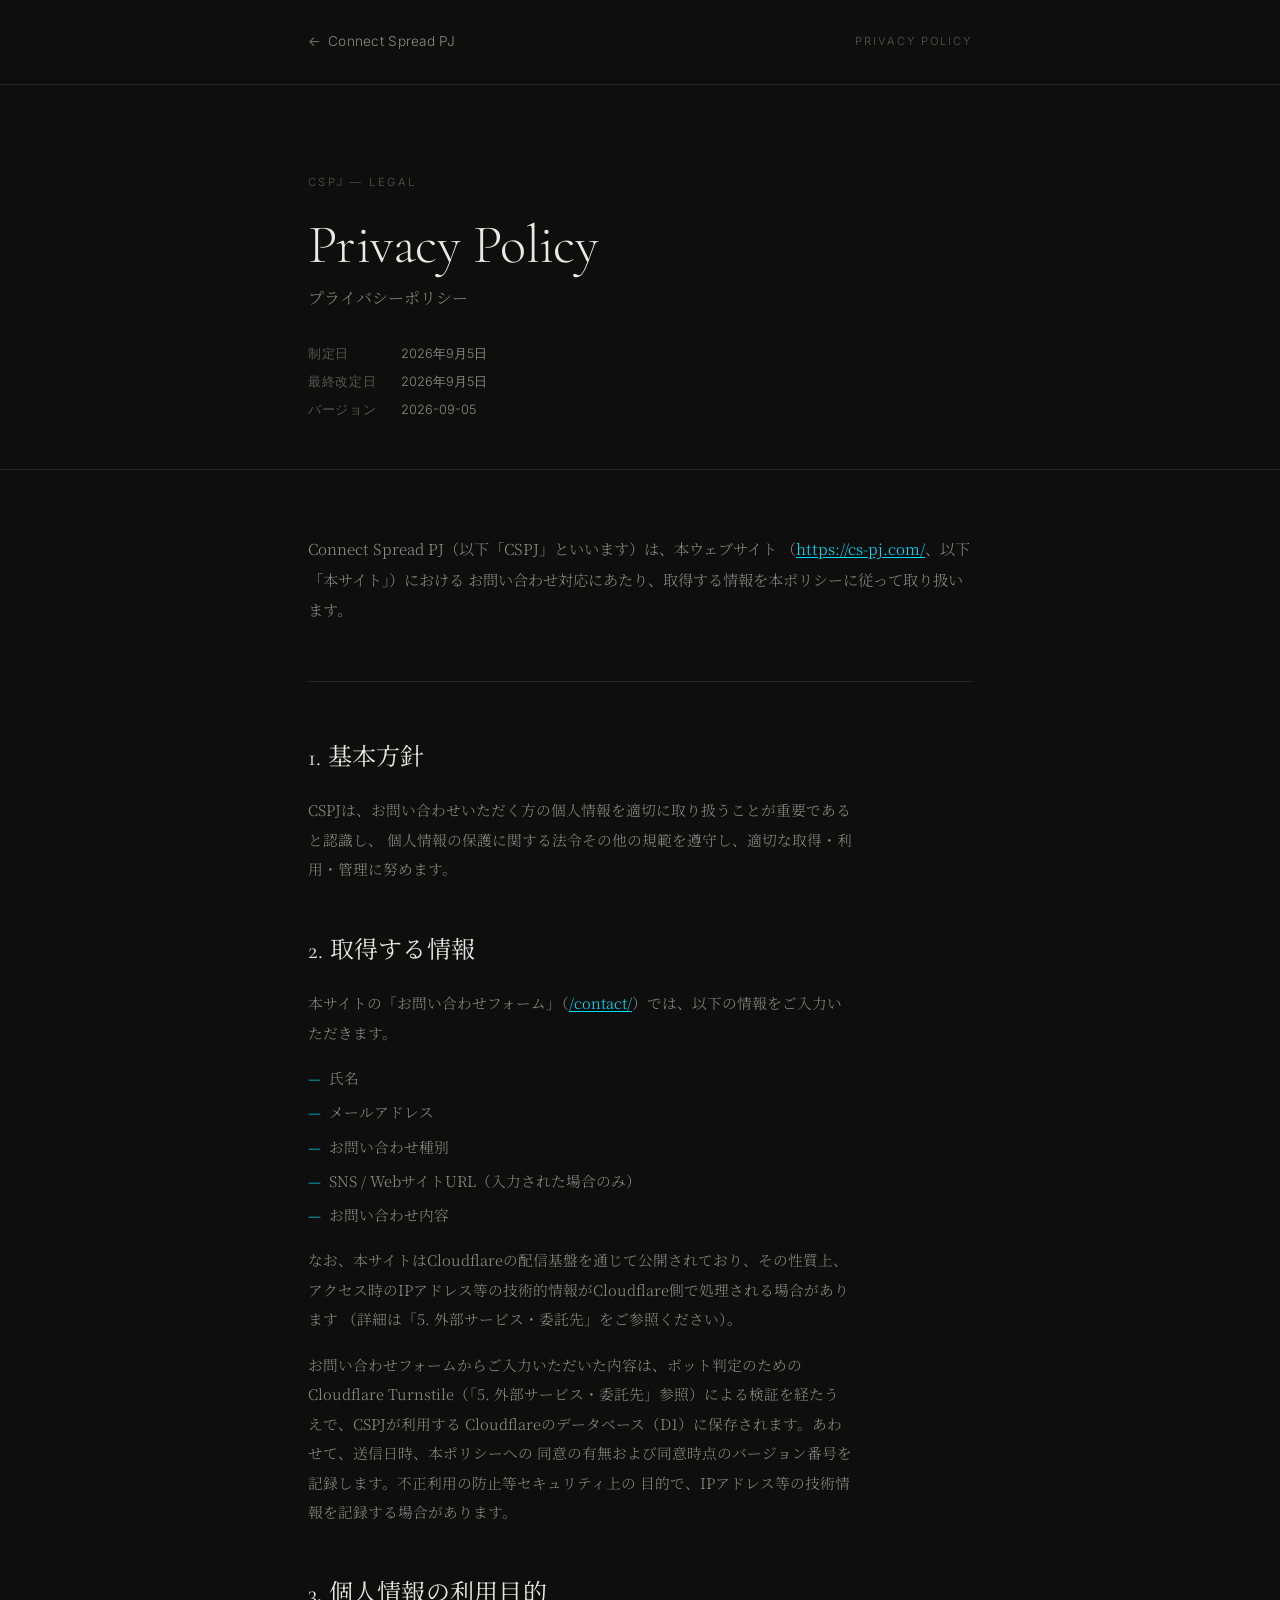
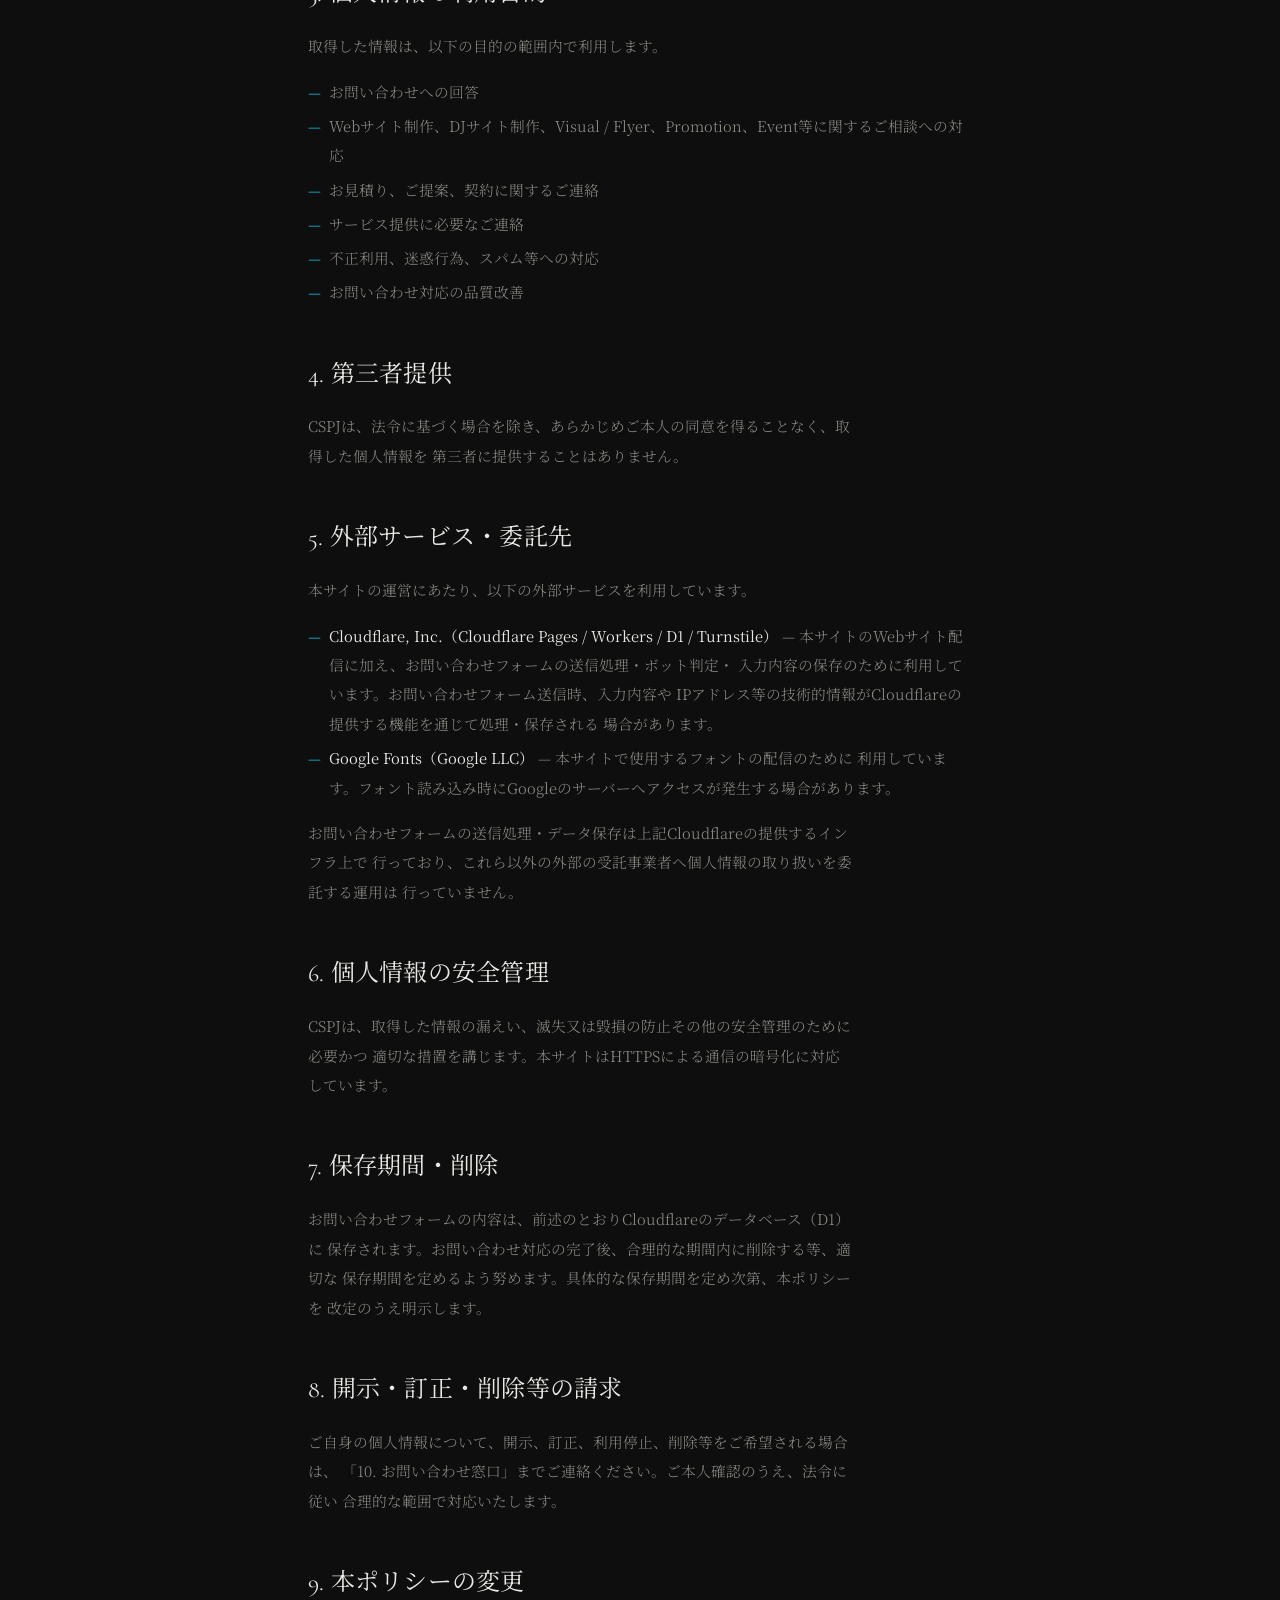
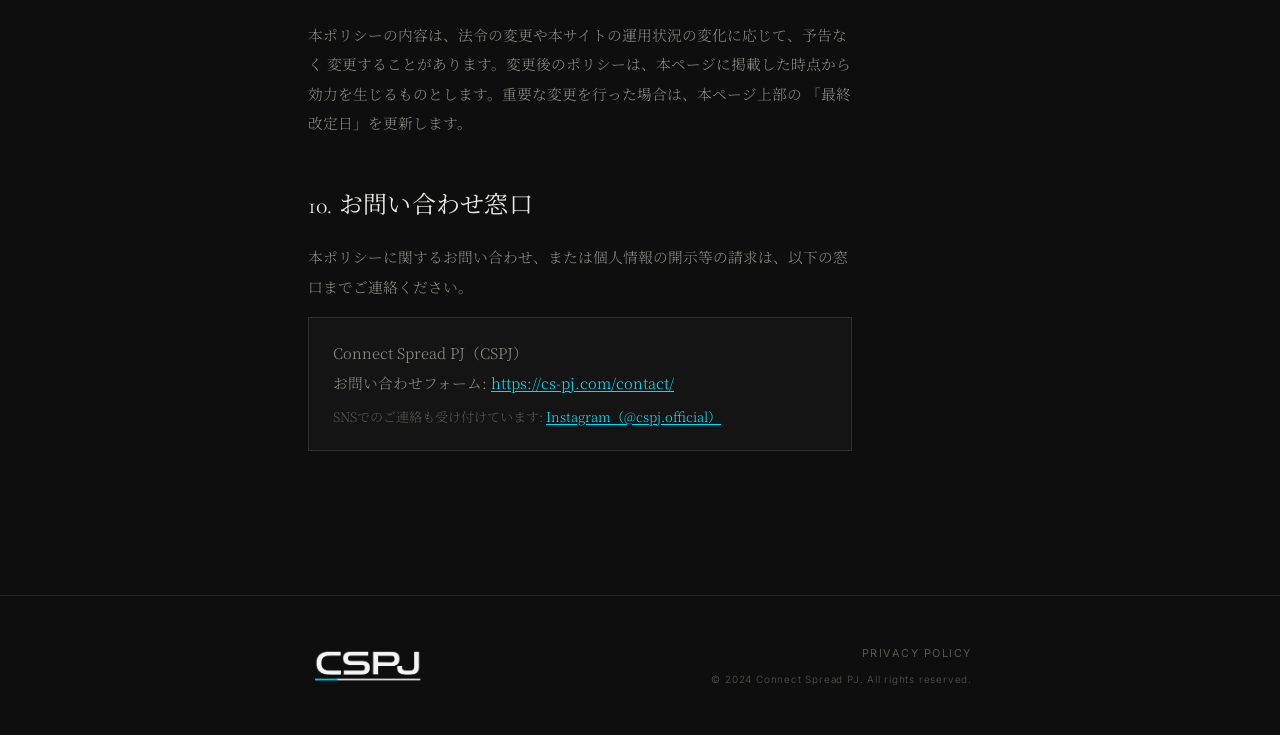
<file: privacy/index.html>
<!DOCTYPE html>
<html lang="ja">
<head>
  <meta charset="UTF-8">
  <meta name="viewport" content="width=device-width, initial-scale=1.0">
  <!--
    /contact/ のお問い合わせフォームが現時点でバックエンド未接続(送信システム
    準備中)であり、CSPJ内の他の制作中ページ(/portal/ /portal/dj/ /contact/)と
    同様にnoindexとしている。Contact Formのバックエンド接続・本番公開が
    確定した際に、他の制作中ページと合わせてnoindex解除を検討すること。
    (この判断については完了報告で明示し、必要であれば方針を確認する)
  -->
  <meta name="robots" content="noindex">
  <meta name="description" content="Connect Spread PJ（CSPJ）のプライバシーポリシー。お問い合わせフォームで取得する情報の取り扱いについて説明します。">
  <link rel="canonical" href="https://cs-pj.com/privacy/">
  <title>Privacy Policy — Connect Spread PJ</title>

  <link rel="icon" href="/images/favicon.ico" sizes="any">
  <link rel="icon" type="image/png" sizes="16x16" href="/images/favicon-16x16.png">
  <link rel="icon" type="image/png" sizes="32x32" href="/images/favicon-32x32.png">
  <link rel="apple-touch-icon" href="/images/apple-touch-icon.png">

  <!--
    /privacy/ はCSPJ共通ページとして、CSPJ本体(/index.html)・/portal/・
    /contact/ とブランドトーン・Footerを統一しているが、CSSファイルとしては
    /css/style.css を読み込まない完全に独立したページ(同方針)。個別DJサイト
    (/dj/<slug>/)のデザインは使用していない。
  -->
  <link rel="preconnect" href="https://fonts.googleapis.com">
  <link rel="preconnect" href="https://fonts.gstatic.com" crossorigin>
  <link href="https://fonts.googleapis.com/css2?family=Cormorant+Garamond:ital,wght@0,300;0,400;0,500;1,300;1,400&family=Noto+Serif+JP:wght@200;300;400&family=Inter:wght@200;300;400;500&display=swap" rel="stylesheet">
  <link rel="stylesheet" href="/privacy/style.css">
</head>
<body>

  <a class="skip-link" href="#main-content">本文へスキップ</a>

  <header class="privacy-header">
    <div class="privacy-header__inner">
      <a href="/" class="privacy-header__back" aria-label="Connect Spread PJ トップへ戻る">
        <span aria-hidden="true">←</span> Connect Spread PJ
      </a>
      <span class="privacy-header__label">Privacy Policy</span>
    </div>
  </header>

  <main id="main-content" tabindex="-1">
    <section class="privacy-hero">
      <div class="privacy-container">
        <p class="privacy-hero__eyebrow">CSPJ — Legal</p>
        <h1 class="privacy-hero__title">Privacy Policy</h1>
        <p class="privacy-hero__subtitle">プライバシーポリシー</p>
        <dl class="privacy-hero__dates">
          <div class="privacy-hero__date-row">
            <dt>制定日</dt>
            <dd><time datetime="2026-09-05">2026年9月5日</time></dd>
          </div>
          <div class="privacy-hero__date-row">
            <dt>最終改定日</dt>
            <dd><time datetime="2026-09-05">2026年9月5日</time></dd>
          </div>
          <div class="privacy-hero__date-row">
            <dt>バージョン</dt>
            <dd>2026-09-05</dd>
          </div>
        </dl>
      </div>
    </section>

    <article class="privacy-body">
      <div class="privacy-container">

        <p class="privacy-lead">
          Connect Spread PJ（以下「CSPJ」といいます）は、本ウェブサイト
          （<a href="https://cs-pj.com/">https://cs-pj.com/</a>、以下「本サイト」）における
          お問い合わせ対応にあたり、取得する情報を本ポリシーに従って取り扱います。
        </p>

        <section class="privacy-section" aria-labelledby="p-01">
          <h2 class="privacy-section__title" id="p-01">1. 基本方針</h2>
          <p>
            CSPJは、お問い合わせいただく方の個人情報を適切に取り扱うことが重要であると認識し、
            個人情報の保護に関する法令その他の規範を遵守し、適切な取得・利用・管理に努めます。
          </p>
        </section>

        <section class="privacy-section" aria-labelledby="p-02">
          <h2 class="privacy-section__title" id="p-02">2. 取得する情報</h2>
          <p>本サイトの「お問い合わせフォーム」（<a href="/contact/">/contact/</a>）では、以下の情報をご入力いただきます。</p>
          <ul class="privacy-list">
            <li>氏名</li>
            <li>メールアドレス</li>
            <li>お問い合わせ種別</li>
            <li>SNS / WebサイトURL（入力された場合のみ）</li>
            <li>お問い合わせ内容</li>
          </ul>
          <p>
            なお、本サイトはCloudflareの配信基盤を通じて公開されており、その性質上、
            アクセス時のIPアドレス等の技術的情報がCloudflare側で処理される場合があります
            （詳細は「5. 外部サービス・委託先」をご参照ください）。
          </p>
          <p>
            お問い合わせフォームからご入力いただいた内容は、ボット判定のためのCloudflare
            Turnstile（「5. 外部サービス・委託先」参照）による検証を経たうえで、CSPJが利用する
            Cloudflareのデータベース（D1）に保存されます。あわせて、送信日時、本ポリシーへの
            同意の有無および同意時点のバージョン番号を記録します。不正利用の防止等セキュリティ上の
            目的で、IPアドレス等の技術情報を記録する場合があります。
          </p>
        </section>

        <section class="privacy-section" aria-labelledby="p-03">
          <h2 class="privacy-section__title" id="p-03">3. 個人情報の利用目的</h2>
          <p>取得した情報は、以下の目的の範囲内で利用します。</p>
          <ul class="privacy-list">
            <li>お問い合わせへの回答</li>
            <li>Webサイト制作、DJサイト制作、Visual / Flyer、Promotion、Event等に関するご相談への対応</li>
            <li>お見積り、ご提案、契約に関するご連絡</li>
            <li>サービス提供に必要なご連絡</li>
            <li>不正利用、迷惑行為、スパム等への対応</li>
            <li>お問い合わせ対応の品質改善</li>
          </ul>
        </section>

        <section class="privacy-section" aria-labelledby="p-04">
          <h2 class="privacy-section__title" id="p-04">4. 第三者提供</h2>
          <p>
            CSPJは、法令に基づく場合を除き、あらかじめご本人の同意を得ることなく、取得した個人情報を
            第三者に提供することはありません。
          </p>
        </section>

        <section class="privacy-section" aria-labelledby="p-05">
          <h2 class="privacy-section__title" id="p-05">5. 外部サービス・委託先</h2>
          <p>本サイトの運営にあたり、以下の外部サービスを利用しています。</p>
          <ul class="privacy-list">
            <li>
              <strong>Cloudflare, Inc.（Cloudflare Pages / Workers / D1 / Turnstile）</strong> —
              本サイトのWebサイト配信に加え、お問い合わせフォームの送信処理・ボット判定・
              入力内容の保存のために利用しています。お問い合わせフォーム送信時、入力内容や
              IPアドレス等の技術的情報がCloudflareの提供する機能を通じて処理・保存される
              場合があります。
            </li>
            <li>
              <strong>Google Fonts（Google LLC）</strong> — 本サイトで使用するフォントの配信のために
              利用しています。フォント読み込み時にGoogleのサーバーへアクセスが発生する場合があります。
            </li>
          </ul>
          <p>
            お問い合わせフォームの送信処理・データ保存は上記Cloudflareの提供するインフラ上で
            行っており、これら以外の外部の受託事業者へ個人情報の取り扱いを委託する運用は
            行っていません。
          </p>
        </section>

        <section class="privacy-section" aria-labelledby="p-06">
          <h2 class="privacy-section__title" id="p-06">6. 個人情報の安全管理</h2>
          <p>
            CSPJは、取得した情報の漏えい、滅失又は毀損の防止その他の安全管理のために必要かつ
            適切な措置を講じます。本サイトはHTTPSによる通信の暗号化に対応しています。
          </p>
        </section>

        <section class="privacy-section" aria-labelledby="p-07">
          <h2 class="privacy-section__title" id="p-07">7. 保存期間・削除</h2>
          <p>
            お問い合わせフォームの内容は、前述のとおりCloudflareのデータベース（D1）に
            保存されます。お問い合わせ対応の完了後、合理的な期間内に削除する等、適切な
            保存期間を定めるよう努めます。具体的な保存期間を定め次第、本ポリシーを
            改定のうえ明示します。
          </p>
        </section>

        <section class="privacy-section" aria-labelledby="p-08">
          <h2 class="privacy-section__title" id="p-08">8. 開示・訂正・削除等の請求</h2>
          <p>
            ご自身の個人情報について、開示、訂正、利用停止、削除等をご希望される場合は、
            「10. お問い合わせ窓口」までご連絡ください。ご本人確認のうえ、法令に従い
            合理的な範囲で対応いたします。
          </p>
        </section>

        <section class="privacy-section" aria-labelledby="p-09">
          <h2 class="privacy-section__title" id="p-09">9. 本ポリシーの変更</h2>
          <p>
            本ポリシーの内容は、法令の変更や本サイトの運用状況の変化に応じて、予告なく
            変更することがあります。変更後のポリシーは、本ページに掲載した時点から
            効力を生じるものとします。重要な変更を行った場合は、本ページ上部の
            「最終改定日」を更新します。
          </p>
        </section>

        <section class="privacy-section" aria-labelledby="p-10">
          <h2 class="privacy-section__title" id="p-10">10. お問い合わせ窓口</h2>
          <p>本ポリシーに関するお問い合わせ、または個人情報の開示等の請求は、以下の窓口までご連絡ください。</p>
          <p class="privacy-contact-block">
            Connect Spread PJ（CSPJ）<br>
            お問い合わせフォーム: <a href="/contact/">https://cs-pj.com/contact/</a><br>
            <span class="privacy-note">
              SNSでのご連絡も受け付けています:
              <a href="https://www.instagram.com/cspj.official/" target="_blank" rel="noopener noreferrer">Instagram（@cspj.official）</a>
            </span>
          </p>
          <!--
            TODO(CSPJ): 法人名・所在地・電話番号・代表者名等の法的表示は、
            現時点でリポジトリ・既存公開情報から確認できないため未記載。
            確定した情報が判明次第、追記すること。
          -->
        </section>

      </div>
    </article>
  </main>

  <!--
    Footer — CSPJ共通Footer(cs-pj.comトップページの<footer class="footer">を
    基準に統一。/portal/ /portal/dj/ /contact/ と同じ構成)。
  -->
  <footer class="privacy-footer" role="contentinfo">
    <div class="privacy-container privacy-footer__inner">
      <div class="privacy-footer__brand">
        <span class="privacy-footer__logo-bg">
          <img src="/images/logo_new.png" alt="Connect Spread PJ" class="privacy-footer__logo-img">
        </span>
      </div>
      <div class="privacy-footer__copy">
        <a href="/privacy/" class="privacy-footer__privacy-link">Privacy Policy</a>
        <small>© 2024 Connect Spread PJ. All rights reserved.</small>
      </div>
    </div>
  </footer>

</body>
</html>
</file>
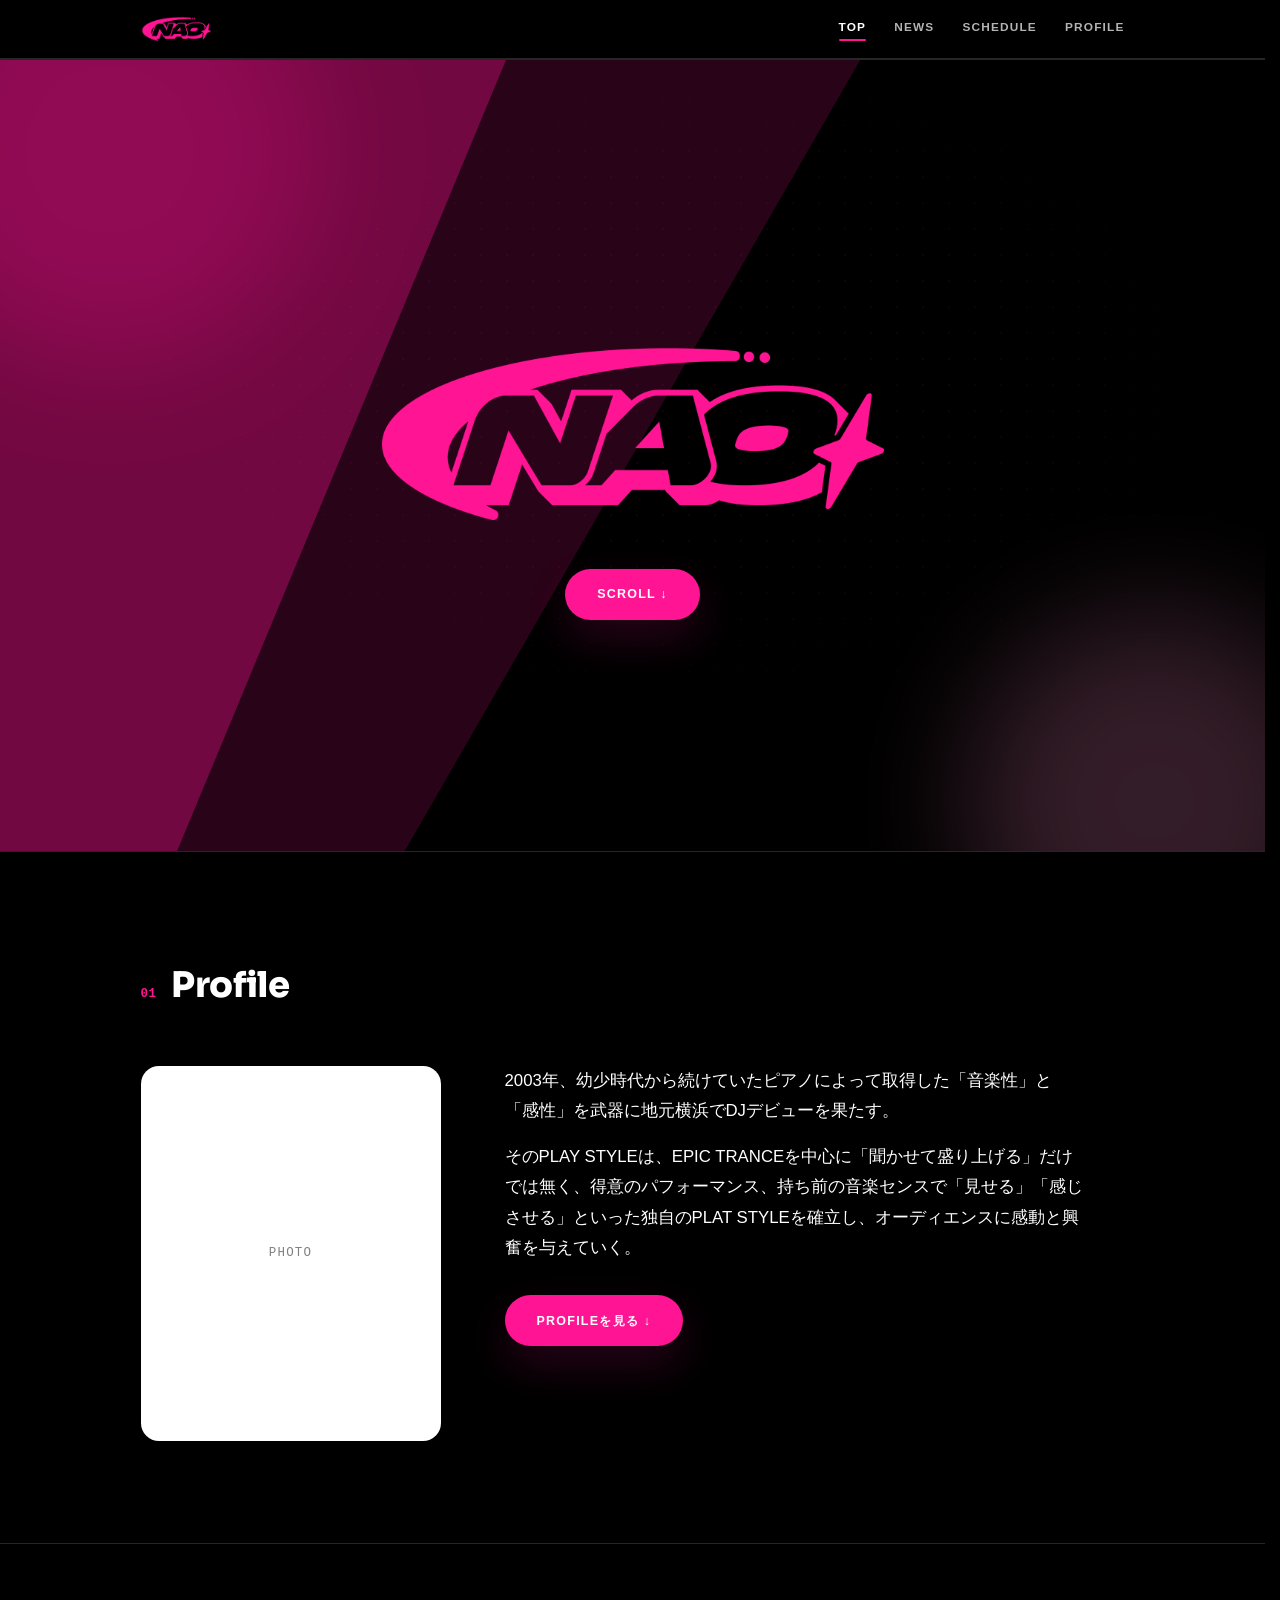
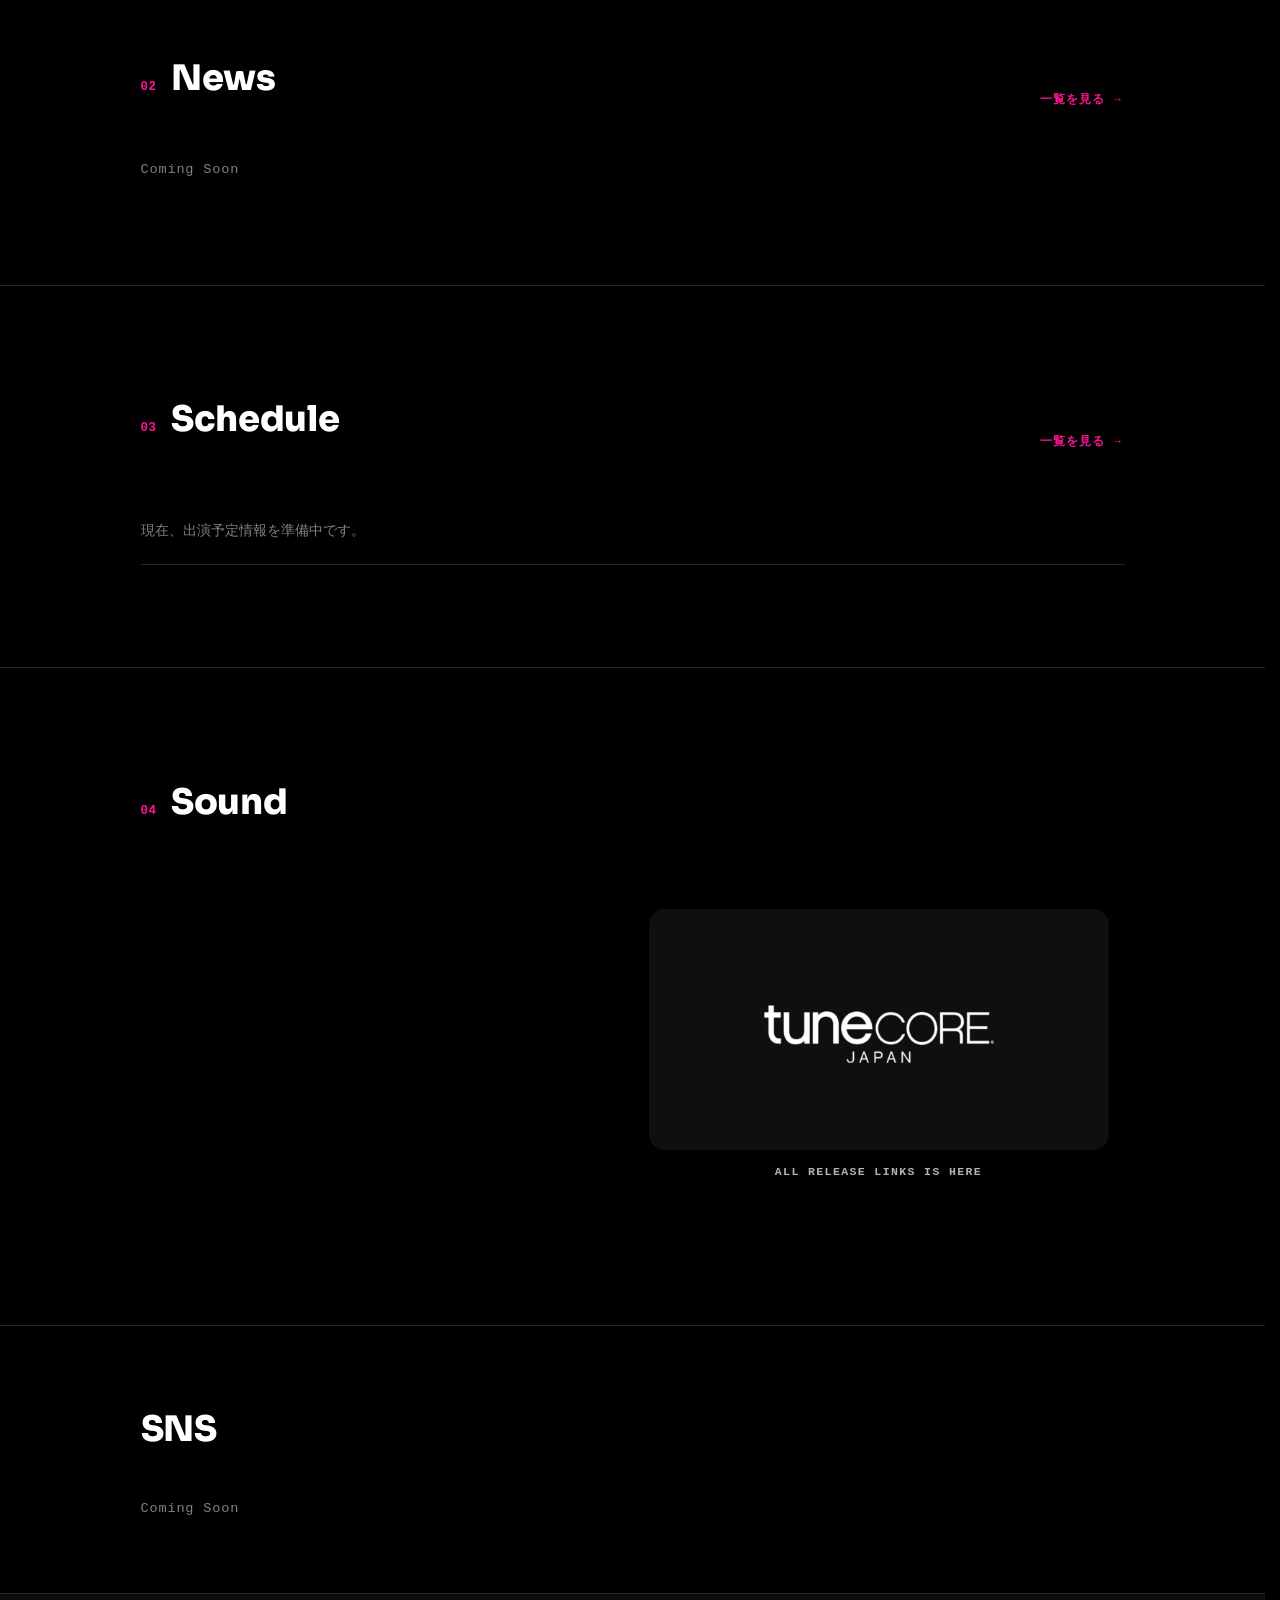
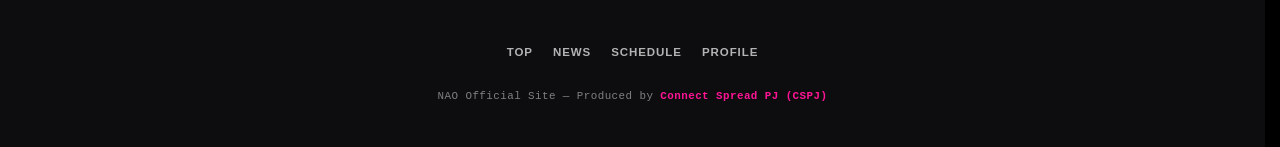
<file: dj/nao/index.html>
<!DOCTYPE html>
<html lang="ja">
<head>
  <meta charset="UTF-8">
  <meta name="viewport" content="width=device-width, initial-scale=1.0">
  <!--
    公開ポータル(/dj/shared/js/dj-roster.js)からリンクされる準備段階のページのため、
    実データ・実素材(プロフィール文・写真・SNSリンク等)が揃うまでの間、
    検索エンジンには一旦インデックスさせない。本番公開が確定したら削除すること。
  -->
  <meta name="robots" content="noindex">
  <meta name="description" content="DJ NAO 公式サイト(Connect Spread PJ制作)。準備中のセクションがあります。">
  <title>DJ NAO — Connect Spread PJ</title>

  <!--
    このページ以下 /dj/nao/ は完全に独立したサイトです。CSPJ本体の
    /css/style.css /js/main.js、DJポータルの /portal/dj/style.css、
    および他のDJページ(/dj/yu-x/ 等)のCSS/JSは一切読み込みません。

    レイアウト構成はavex.jp/djkoo/(TOP/NEWS/SCHEDULE/PROFILEの
    独立ページ構成 + ヘッダーナビ + Hero + Profile + News/Scheduleティザー +
    特集 + SNS + Footer)を参考にしているが、配色・タイポグラフィ・実装は
    完全新規(CSPJ本体・既存DJサイトのCSS/JSはコピーしていない)。
    配色はCSPJの既存DJサイト(モノクロダーク)とは意図的に差別化した、
    白背景 + deeppinkアクセント(2026-09に単色へ統一済み)。
    見出し用の太字書体としてSoraのみ追加(欧文表示のみに使用。日本語文は
    OS標準フォントにフォールバックする)。

    ロゴ画像(images/logo-nao-deeppink.png)は、支給された黒地のロゴ
    データ(images/image-1788842594446.png)の黒(RGB 0,0,0)をdeeppink
    (#ff1493)へアルファチャンネルを保持したまま変換し、透過余白を
    トリミングしたもの(Pillowでのピクセル単位変換。デザイン自体の改変は
    行っていない)。
  -->
  <link rel="preconnect" href="https://fonts.googleapis.com">
  <link rel="preconnect" href="https://fonts.gstatic.com" crossorigin>
  <link href="https://fonts.googleapis.com/css2?family=Sora:wght@400;600;700;800&display=swap" rel="stylesheet">
  <!-- ?v=YYYYMMDD-N: キャッシュバスター(/portal/dj/index.html等、既存CSPJページと
       同じ運用方針)。style.css/script.jsを更新した際は、この値を当日の日付に
       更新すること(ブラウザキャッシュにより反映が遅れる問題への対応)。 -->
  <link rel="stylesheet" href="style.css?v=20260930-10">

  <!--
    CSPJ共通のデータ取得モジュール(データ取得のみ・HTML/CSSは含まない)。
    読み込み順に注意: utils.js → api-client.js → (各データモジュール、順不同)
    詳細は /dj/README.md を参照。DJ NAOはslug 'nao' で運用する
    (cspj-manage側にDJ登録・SNSリンク・スケジュール用シート連携が済み次第、
    このページのプレースホルダー表示は自動的に実データへ置き換わる)。
  -->
  <script src="/dj/shared/js/utils.js"></script>
  <script src="/dj/shared/js/api-client.js"></script>
  <script src="/dj/shared/js/profile-data.js"></script>
  <script src="/dj/shared/js/schedule-data.js"></script>
  <script src="/dj/shared/js/news-data.js"></script>
  <script src="/dj/shared/js/social-data.js"></script>
  <script src="/dj/shared/js/popup-data.js"></script>
</head>
<body>

  <a class="skip-link" href="#main-content">本文へスキップ</a>

  <!-- ページ最上部へのアンカー先。sticky headerがtop:0にいる間もgetBoundingClientRect().top
       が0にならない、高さ0の専用要素(yu-xと同じ対策)。 -->
  <div id="top" aria-hidden="true"></div>

  <header class="site-header">
    <div class="site-header__inner">
      <!-- data-dj-logo: ロゴ画像(黒地の元データをdeeppinkへ変換して使用)。
           profile.display_nameが取得できた場合、script.jsがalt属性/aria-labelを
           更新する(画像そのものは差し替えない)。 -->
      <a href="#top" class="brand" aria-label="NAO">
        <img src="images/logo-nao-deeppink.png" alt="NAO" class="brand__logo" data-dj-logo>
      </a>
      <button class="nav-toggle" id="navToggle" aria-label="メニューを開く" aria-expanded="false">
        <span></span><span></span><span></span>
      </button>
      <nav class="site-nav" id="siteNav">
        <a href="/dj/nao/" aria-current="page">TOP</a>
        <a href="/dj/nao/news/">NEWS</a>
        <a href="/dj/nao/schedule/">SCHEDULE</a>
        <a href="/dj/nao/profile/">PROFILE</a>
      </nav>
    </div>
  </header>

  <main id="main-content" tabindex="-1">
    <section class="hero">
      <div class="hero__grid" aria-hidden="true"></div>
      <div class="hero__blob hero__blob--1" aria-hidden="true"></div>
      <div class="hero__blob hero__blob--2" aria-hidden="true"></div>

      <!-- 将来アーティスト写真を追加する場合: ここに
           <div class="hero__portrait"><img src="..." alt=""></div> を追加できる。
           写真が無い現状は、グラデーションのグラフィックだけで成立するレイアウト。 -->

      <div class="hero__inner">
        <h1 class="hero__title">
          <img src="images/logo-nao-deeppink.png" alt="NAO" class="hero__logo" data-dj-logo>
        </h1>
        <a href="#profile" class="hero__cta">Scroll ↓</a>
      </div>
    </section>

    <section id="profile" aria-labelledby="profile-heading">
      <div class="wrap">
        <h2 class="section-title" id="profile-heading">
          <span aria-hidden="true">01</span>Profile
        </h2>
        <!--
          PROFILE: 公開API接続済み(GET https://api.cs-pj.com/v1/djs/nao)。
          データ取得は /dj/shared/js/profile-data.js (CSPJProfile.fetchProfile)が担当し、
          このページ固有の描画([data-dj-name] / [data-dj-photo] への反映)は
          script.js の initProfile() が担当する。

          【API側の制約】cspj-manage側のdjsテーブルには slug/display_name/status/
          portal_card_image_url しかカラムが存在せず、公開APIもこれらしか返さない。
          Bio・Genre・locationはAPI側にデータ自体が存在しないため、これらは
          動的化していない(推測して追加していない)。
        -->
        <div class="profile__grid">
          <!-- data-dj-photo: portal_card_image_url が取得できた場合のみJSが<img>を差し込む枠。
               取得できない間はこのプレースホルダー表示のまま。 -->
          <div class="profile__photo" data-dj-photo aria-hidden="true"><span>PHOTO</span></div>
          <div class="profile__text">
            <p>2003年、幼少時代から続けていたピアノによって取得した「音楽性」と「感性」を武器に地元横浜でDJデビューを果たす。</p>
            <p>そのPLAY STYLEは、EPIC TRANCEを中心に「聞かせて盛り上げる」だけでは無く、得意のパフォーマンス、持ち前の音楽センスで「見せる」「感じさせる」といった独自のPLAT STYLEを確立し、オーディエンスに感動と興奮を与えていく。</p>
            <a href="/dj/nao/profile/" class="hero__cta profile__cta">Profileを見る ↓</a>
          </div>
        </div>
      </div>
    </section>

    <section id="news" aria-labelledby="news-heading">
      <div class="wrap">
        <div class="section-head">
          <h2 class="section-title" id="news-heading">
            <span aria-hidden="true">02</span>News
          </h2>
          <a href="/dj/nao/news/" class="section-more">一覧を見る <span aria-hidden="true">→</span></a>
        </div>
        <!--
          NEWS一覧(ティザー) — 公開API接続済み(GET https://api.cs-pj.com/v1/djs/nao/news)。
          data-news-limit="3": TOPページでは最新3件のみ表示(全件はNEWSページで表示)。
          0件・取得失敗時は、この静的なCome Soonプレースホルダーをそのまま維持する。
        -->
        <div class="news__list" data-news-list data-news-limit="3">
          <p class="news__placeholder">Coming Soon</p>
        </div>
      </div>
    </section>

    <section id="schedule" aria-labelledby="schedule-heading">
      <div class="wrap">
        <div class="section-head">
          <h2 class="section-title" id="schedule-heading">
            <span aria-hidden="true">03</span>Schedule
          </h2>
          <a href="/dj/nao/schedule/" class="section-more">一覧を見る <span aria-hidden="true">→</span></a>
        </div>
        <!--
          data-schedule-limit="5": TOPページでは直近5件のみ表示(全件はSCHEDULEページで表示)。
          初期表示は静的なプレースホルダー。JSでAPI取得に成功した場合のみ
          .schedule__list の中身を実データで置き換える。
        -->
        <ul class="schedule__list" data-schedule-limit="5">
          <li class="schedule__placeholder">現在、出演予定情報を準備中です。</li>
        </ul>
      </div>
    </section>

    <section id="sound" aria-labelledby="sound-heading">
      <div class="wrap">
        <h2 class="section-title section-title--plain" id="sound-heading">
          <span aria-hidden="true">04</span>Sound
        </h2>
        <div class="sound__embeds">
          <!-- Spotifyアルバム埋め込み。 -->
          <div class="sound__embed sound__embed--wide">
            <iframe data-testid="embed-iframe" style="border-radius:12px" src="https://open.spotify.com/embed/album/3SfW6kHKRqxbBgBkTWEAjl?utm_source=generator&amp;si=b3dfa0211c8e48d9" width="100%" height="352" frameborder="0" allowfullscreen title="DJ NAO — Spotify Album" allow="autoplay; clipboard-write; encrypted-media; fullscreen; picture-in-picture" loading="lazy"></iframe>
          </div>
          <!-- TuneCore Japan バッジ → linkco.reのリリースページへのリンクボタン。 -->
          <div class="sound__badge-wrap">
            <a href="https://linkco.re/EVVZPzUf" class="sound__badge" target="_blank" rel="noopener noreferrer">
              <img src="images/tunecore-japan-badge.png" alt="TuneCore Japan">
            </a>
            <p class="sound__badge-label">ALL Release Links Is Here</p>
          </div>
        </div>
      </div>
    </section>
  </main>

  <!--
    SNS LINKS — 公開API接続済み(GET https://api.cs-pj.com/v1/djs/nao/social-links)。
    データ取得・正規化は /dj/shared/js/social-data.js が、描画は script.js の
    initSocialLinks() が担当する。0件・取得失敗時は静的なCome Soonプレースホルダーを維持する。
  -->
  <section id="social" class="social" aria-labelledby="social-heading">
    <div class="wrap">
      <h2 class="section-title section-title--plain" id="social-heading">SNS</h2>
      <div class="social__list" data-social-list>
        <p class="social__placeholder">Coming Soon</p>
      </div>
    </div>
  </section>

  <footer class="site-footer">
    <div class="site-footer__inner">
      <nav class="site-footer__nav" aria-label="フッターナビゲーション">
        <a href="/dj/nao/">TOP</a>
        <a href="/dj/nao/news/">NEWS</a>
        <a href="/dj/nao/schedule/">SCHEDULE</a>
        <a href="/dj/nao/profile/">PROFILE</a>
      </nav>
      <p><span data-dj-name>NAO</span> Official Site — Produced by <a class="site-footer__credit-link" href="https://cs-pj.com/">Connect Spread PJ (CSPJ)</a></p>
    </div>
  </footer>

  <script src="script.js?v=20260930-10"></script>
</body>
</html>
</file>
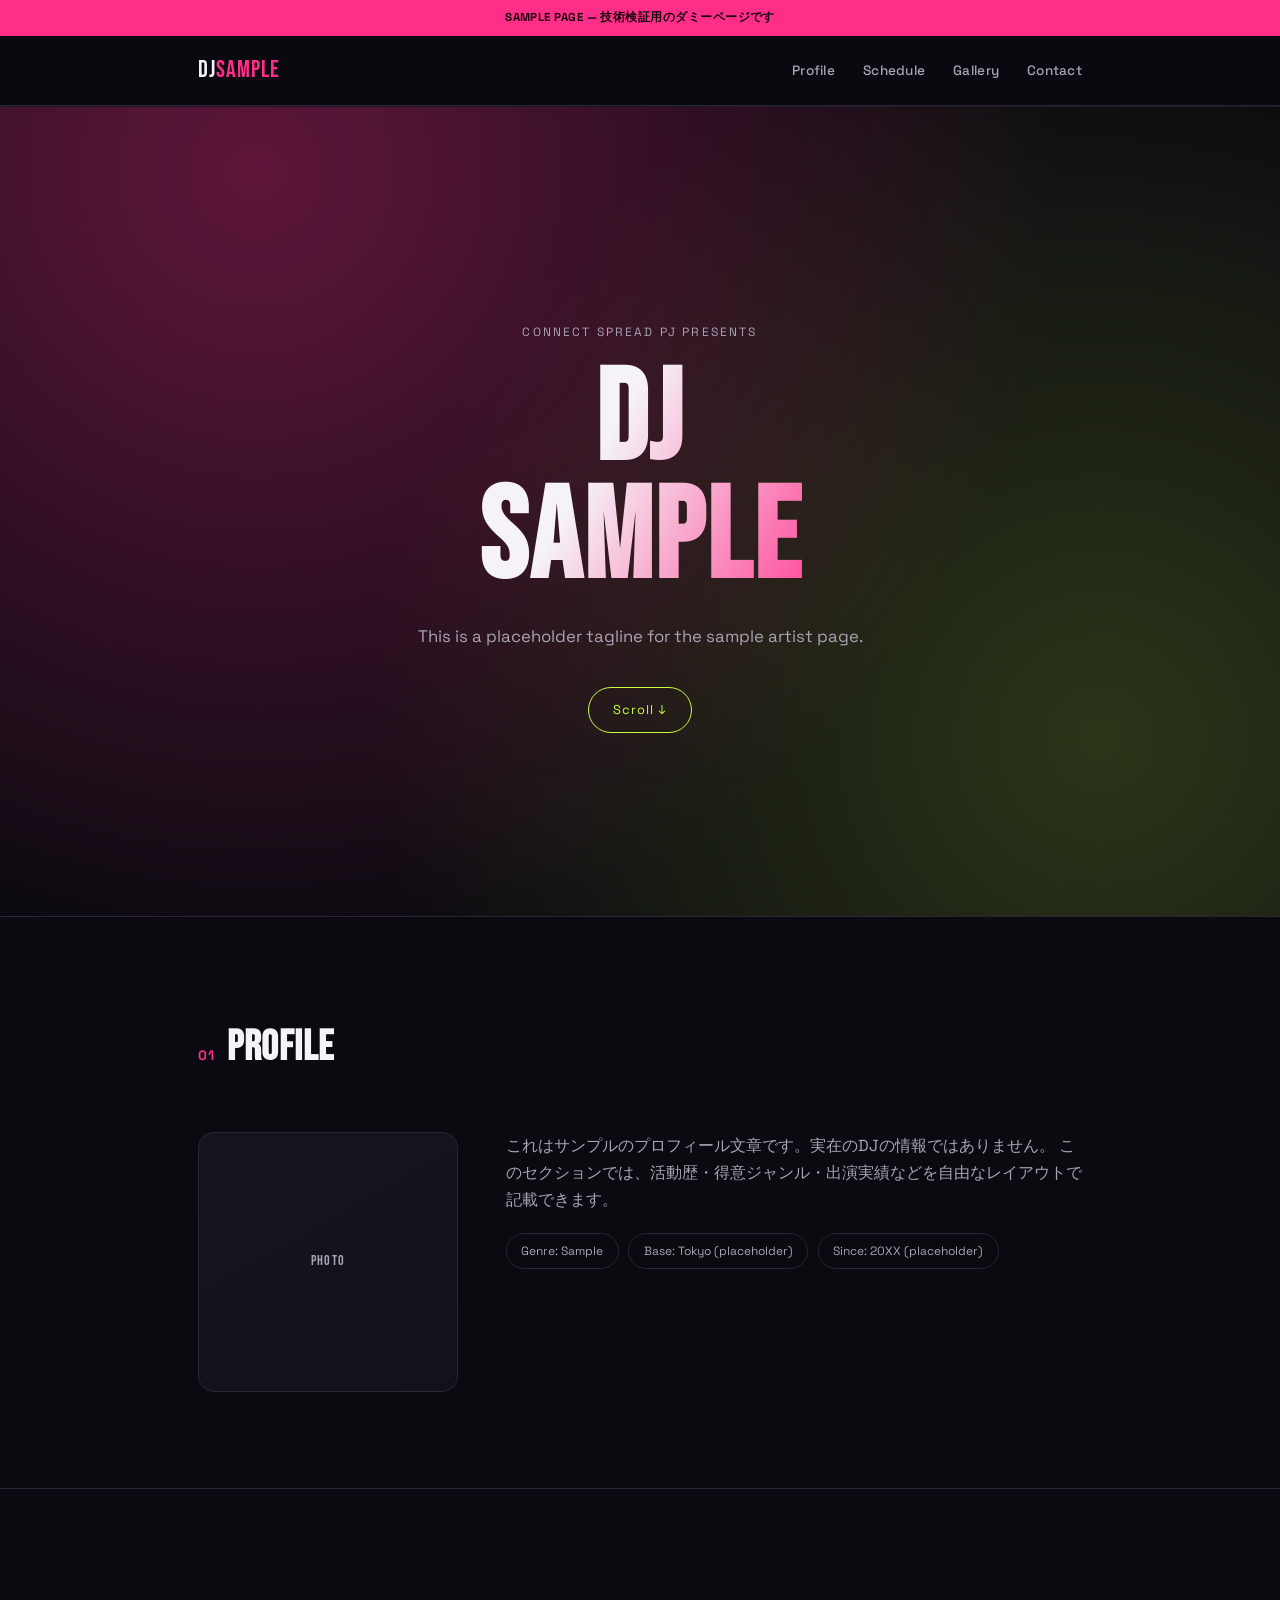
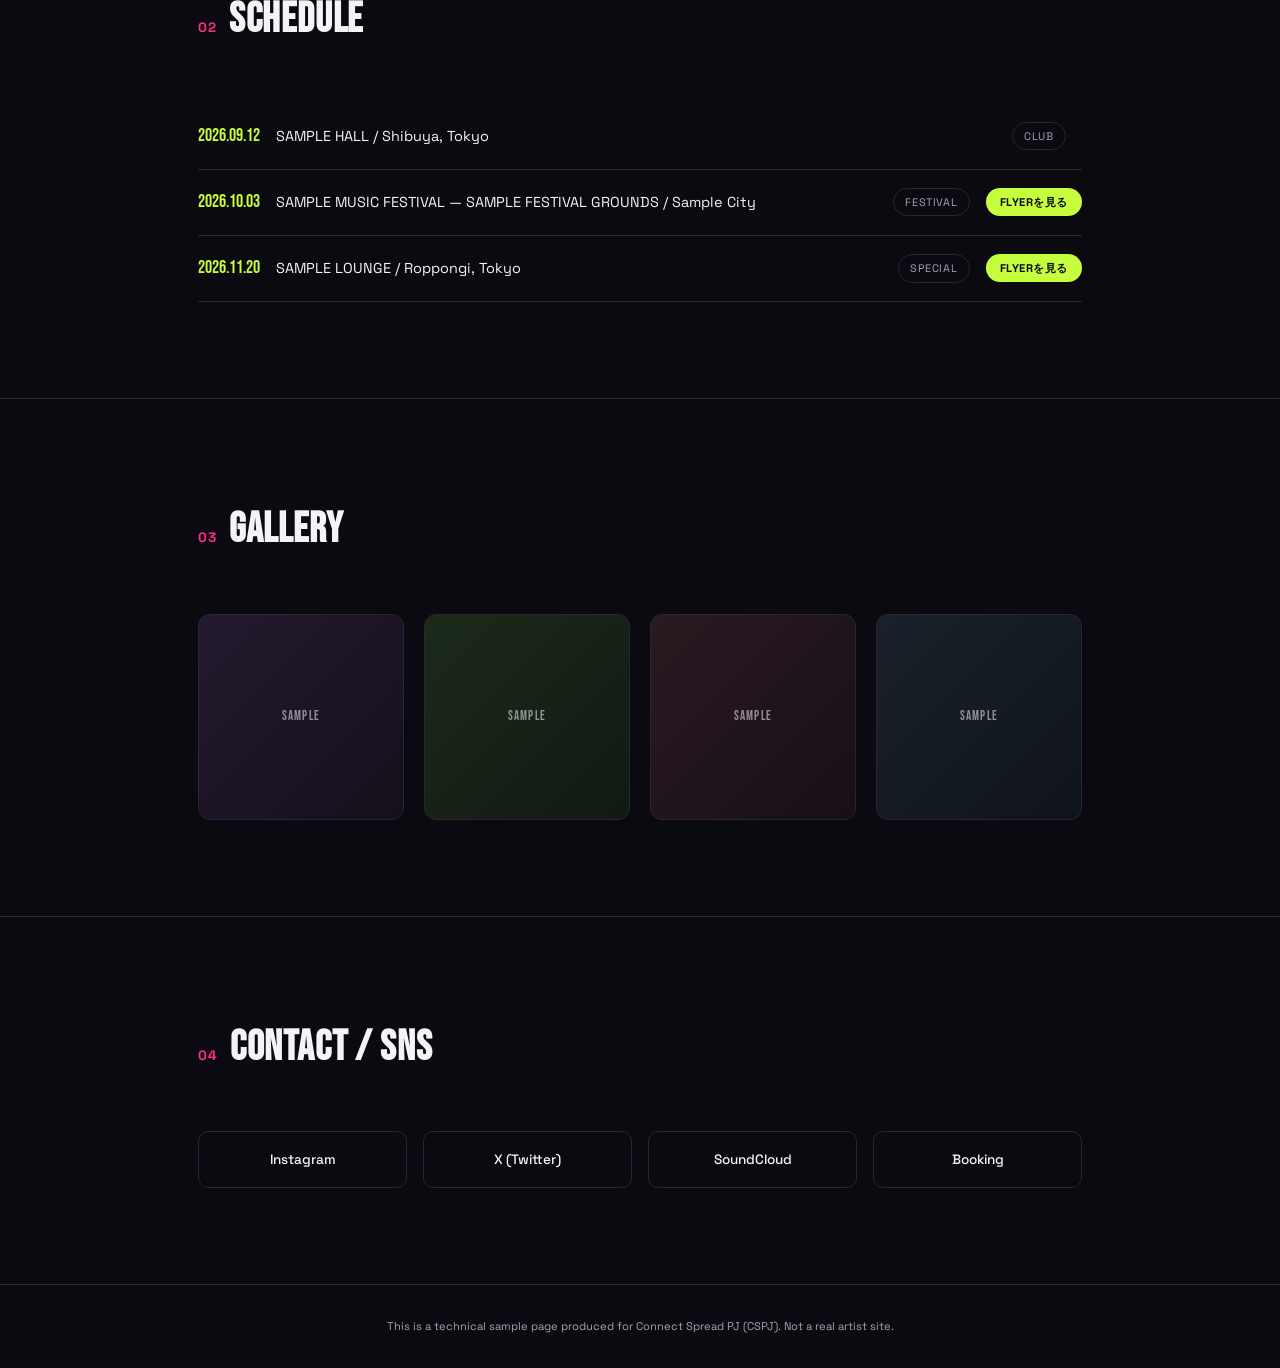
<file: dj/sample/index.html>
<!DOCTYPE html>
<html lang="ja">
<head>
  <meta charset="UTF-8">
  <meta name="viewport" content="width=device-width, initial-scale=1.0">
  <meta name="robots" content="noindex">
  <meta name="description" content="【技術サンプル】DJ SAMPLE — CSPJが制作するDJ個別サイトの構造確認用サンプルページです。実在のアーティストではありません。">
  <title>DJ SAMPLE — Technical Sample Site</title>

  <!--
    このページは /dj/sample/ 配下で完結する完全独立サイトです。
    CSPJ本体の /css/style.css / /js/main.js、および /dj/style.css は
    一切読み込みません。フォント・配色・レイアウト・JSはすべてこのディレクトリ内で完結します。
  -->
  <link rel="preconnect" href="https://fonts.googleapis.com">
  <link rel="preconnect" href="https://fonts.gstatic.com" crossorigin>
  <link href="https://fonts.googleapis.com/css2?family=Bebas+Neue&family=Space+Grotesk:wght@400;500;700&display=swap" rel="stylesheet">
  <link rel="stylesheet" href="style.css">

  <!--
    CSPJ共通のスケジュール取得モジュール（データ取得のみ・HTML/CSSは含まない）。
    このページはCSVモード（events.sample.csv）で動作するため、utils.js（日付整形/HTMLエスケープ
    の共通utility）とschedule-data.jsのみを読み込む。APIモードで使う api-client.js は不要。
    詳細は /dj/README.md および /dj/shared/js/schedule-data.js を参照。
  -->
  <script src="/dj/shared/js/utils.js"></script>
  <script src="/dj/shared/js/schedule-data.js"></script>
</head>
<body>

  <div class="sample-badge">SAMPLE PAGE — 技術検証用のダミーページです</div>

  <header class="site-header" id="top">
    <div class="site-header__inner">
      <a href="#top" class="brand">DJ<span>SAMPLE</span></a>
      <button class="nav-toggle" id="navToggle" aria-label="メニューを開く" aria-expanded="false">
        <span></span><span></span><span></span>
      </button>
      <nav class="site-nav" id="siteNav">
        <a href="#profile">Profile</a>
        <a href="#schedule">Schedule</a>
        <a href="#gallery">Gallery</a>
        <a href="#contact">Contact</a>
      </nav>
    </div>
  </header>

  <main>
    <section class="hero">
      <div class="hero__glow" aria-hidden="true"></div>
      <div class="hero__inner">
        <p class="hero__eyebrow">Connect Spread PJ Presents</p>
        <h1 class="hero__title">DJ<br>SAMPLE</h1>
        <p class="hero__tagline">This is a placeholder tagline for the sample artist page.</p>
        <a href="#profile" class="hero__cta">Scroll ↓</a>
      </div>
    </section>

    <section id="profile" class="profile">
      <div class="wrap">
        <h2 class="section-title"><span>01</span>Profile</h2>
        <div class="profile__grid">
          <div class="profile__photo" aria-hidden="true"><span>PHOTO</span></div>
          <div class="profile__text">
            <p>
              これはサンプルのプロフィール文章です。実在のDJの情報ではありません。
              このセクションでは、活動歴・得意ジャンル・出演実績などを自由なレイアウトで記載できます。
            </p>
            <ul class="profile__tags">
              <li>Genre: Sample</li>
              <li>Base: Tokyo (placeholder)</li>
              <li>Since: 20XX (placeholder)</li>
            </ul>
          </div>
        </div>
      </div>
    </section>

    <section id="schedule" class="schedule">
      <div class="wrap">
        <h2 class="section-title"><span>02</span>Schedule</h2>
        <ul class="schedule__list">
          <li class="schedule__item">
            <span class="schedule__date">20XX.XX.XX</span>
            <span class="schedule__venue">Sample Venue / Tokyo</span>
            <span class="schedule__tag">Placeholder</span>
          </li>
          <li class="schedule__item">
            <span class="schedule__date">20XX.XX.XX</span>
            <span class="schedule__venue">Sample Festival</span>
            <span class="schedule__tag">Placeholder</span>
          </li>
          <li class="schedule__item">
            <span class="schedule__date">20XX.XX.XX</span>
            <span class="schedule__venue">Sample Club Night</span>
            <span class="schedule__tag">Placeholder</span>
          </li>
        </ul>
      </div>
    </section>

    <section id="gallery" class="gallery">
      <div class="wrap">
        <h2 class="section-title"><span>03</span>Gallery</h2>
        <div class="gallery__grid">
          <div class="gallery__item gallery__item--1"><span>SAMPLE</span></div>
          <div class="gallery__item gallery__item--2"><span>SAMPLE</span></div>
          <div class="gallery__item gallery__item--3"><span>SAMPLE</span></div>
          <div class="gallery__item gallery__item--4"><span>SAMPLE</span></div>
        </div>
      </div>
    </section>

    <section id="contact" class="socials">
      <div class="wrap">
        <h2 class="section-title"><span>04</span>Contact / SNS</h2>
        <div class="socials__grid">
          <a href="#" class="socials__link" aria-label="Instagram (placeholder)">Instagram</a>
          <a href="#" class="socials__link" aria-label="X / Twitter (placeholder)">X (Twitter)</a>
          <a href="#" class="socials__link" aria-label="SoundCloud (placeholder)">SoundCloud</a>
          <a href="#" class="socials__link" aria-label="Booking Contact (placeholder)">Booking</a>
        </div>
      </div>
    </section>
  </main>

  <footer class="site-footer">
    <p>This is a technical sample page produced for Connect Spread PJ (CSPJ). Not a real artist site.</p>
  </footer>

  <script src="script.js"></script>
</body>
</html>
</file>
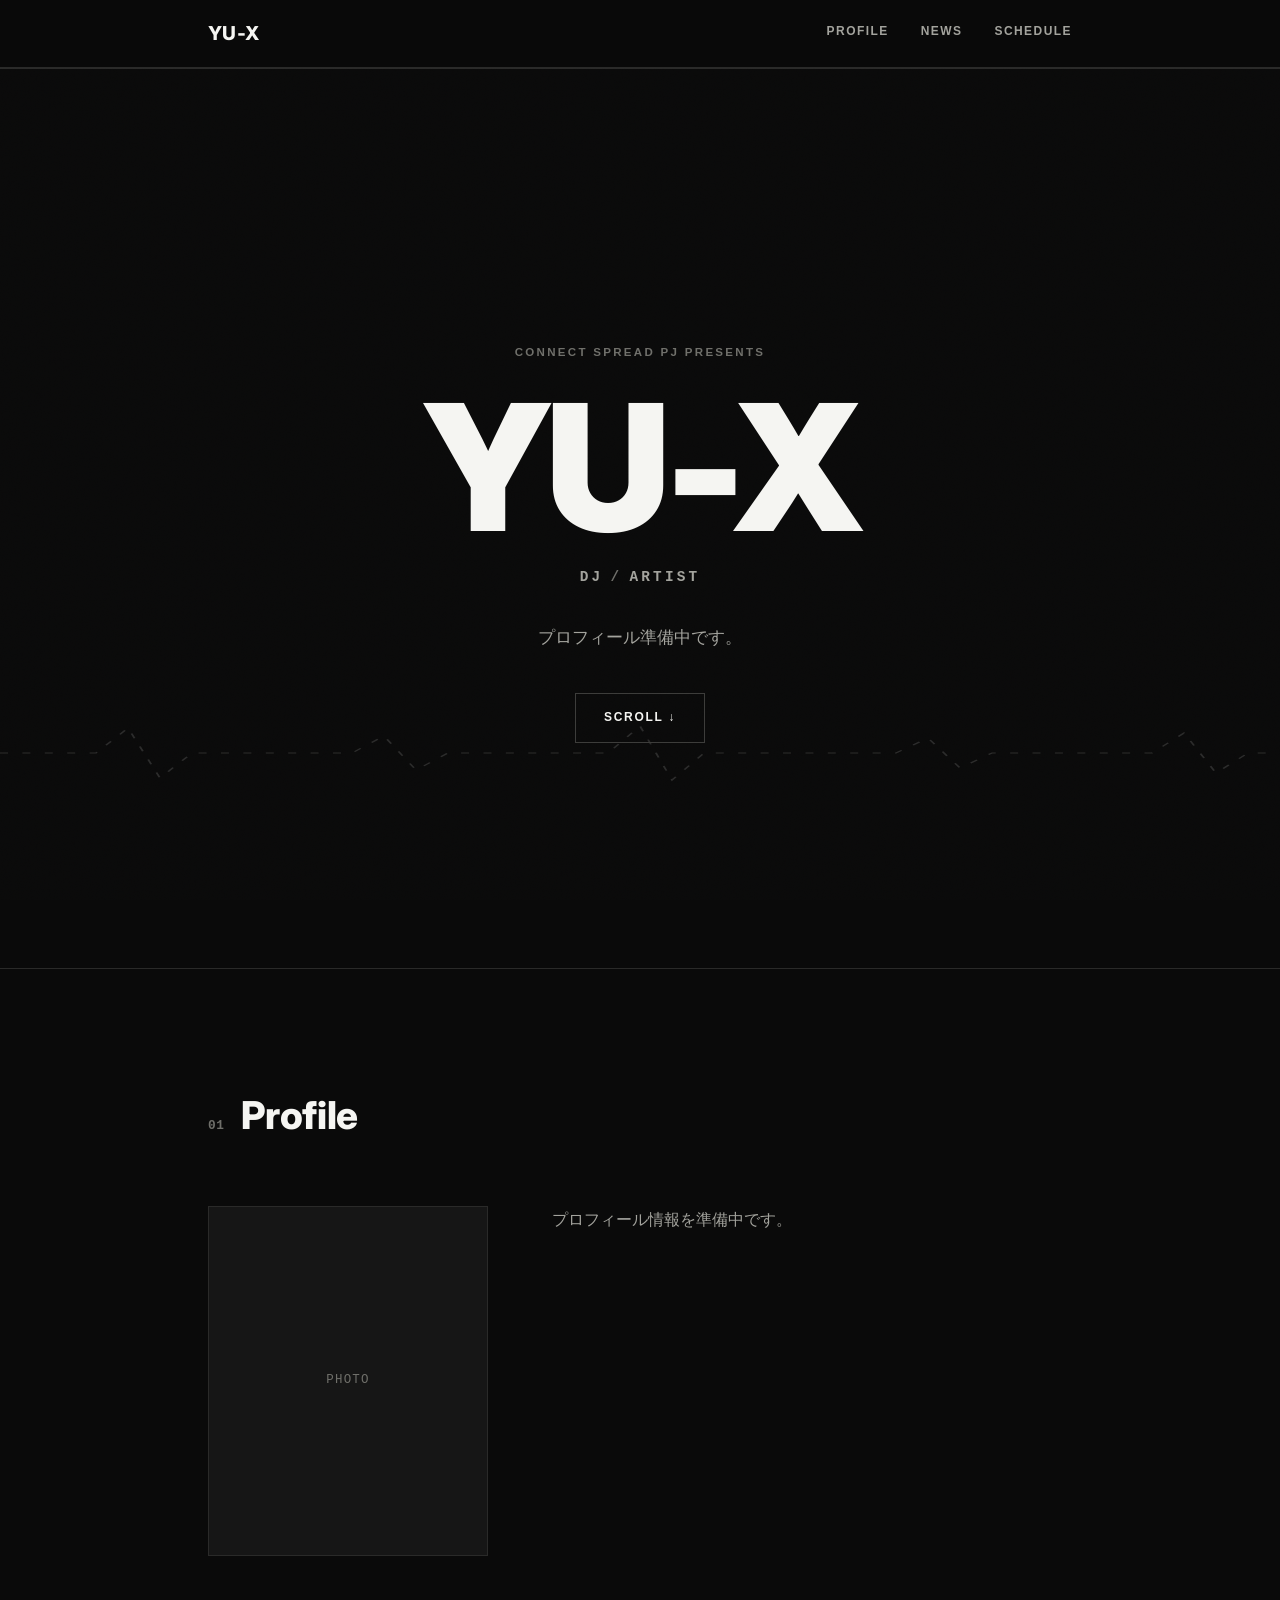
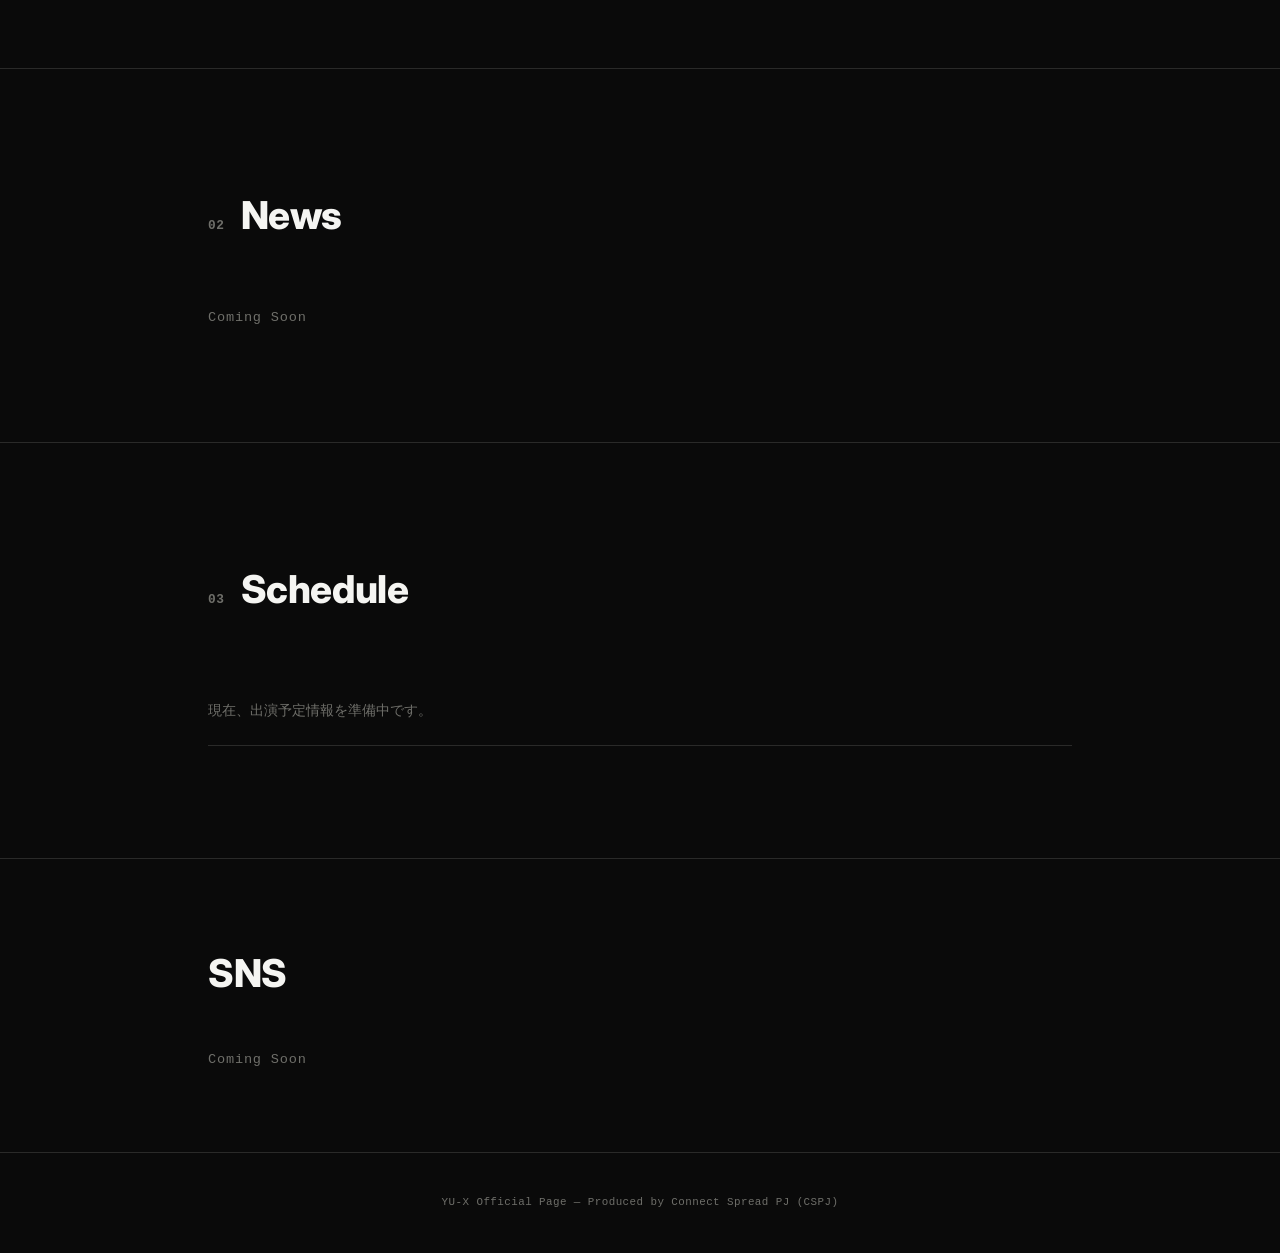
<file: dj/yu-x/index.html>
<!DOCTYPE html>
<html lang="ja">
<head>
  <meta charset="UTF-8">
  <meta name="viewport" content="width=device-width, initial-scale=1.0">
  <!--
    公開ポータル(/dj/index.html)からはまだリンクしていない準備中ページのため、
    実データ・実素材が揃うまでの間、検索エンジンには一旦インデックスさせない。
    本番公開が確定したら削除すること。
  -->
  <meta name="robots" content="noindex">
  <meta name="description" content="YU-X 公式サイト（Connect Spread PJ制作）。準備中のセクションがあります。">
  <title>YU-X — Connect Spread PJ</title>

  <!--
    このページは /dj/yu-x/ 配下で完結する完全独立サイトです。
    CSPJ本体の /css/style.css / /js/main.js、DJポータルの /dj/style.css、
    および /dj/sample/ のCSS/JSは一切読み込みません。

    正式デザイン(Monochrome Editorial + Industrial + Digital Signal の
    ハイブリッド)。見出し用の太字書体としてInterのみ追加(欧文表示のみに
    使用。日本語文はOS標準フォントにフォールバックする)。
  -->
  <link rel="preconnect" href="https://fonts.googleapis.com">
  <link rel="preconnect" href="https://fonts.gstatic.com" crossorigin>
  <link href="https://fonts.googleapis.com/css2?family=Inter:wght@600;700;800;900&display=swap" rel="stylesheet">
  <link rel="stylesheet" href="style.css?v=20260908">

  <!--
    CSPJ共通のデータ取得モジュール(データ取得のみ・HTML/CSSは含まない)。
    読み込み順に注意: utils.js → api-client.js → (各データモジュール、順不同)
    (schedule-data.jsの読み込み位置・内容は変更していない)
    詳細は /dj/README.md の「9. 公開API移行方針」を参照。
    2026-09時点でPROFILE / SCHEDULE / NEWS / SNS / POPUPの5機能すべてを
    公開API(api.cs-pj.com)へ接続済み。PROFILEはAPI側にBio/Genre/location/
    画像のカラムが存在しないため、display_nameのみAPIから取得する(script.js参照)。
  -->
  <script src="/dj/shared/js/utils.js"></script>
  <script src="/dj/shared/js/api-client.js"></script>
  <script src="/dj/shared/js/profile-data.js"></script>
  <script src="/dj/shared/js/schedule-data.js"></script>
  <script src="/dj/shared/js/news-data.js"></script>
  <script src="/dj/shared/js/social-data.js"></script>
  <script src="/dj/shared/js/popup-data.js"></script>
</head>
<body>

  <!-- キーボード操作者向けのスキップリンク。通常時は非表示、フォーカス時のみ表示。 -->
  <a class="skip-link" href="#main-content">本文へスキップ</a>

  <!--
    ページ最上部へのアンカー先。以前はこのidを .site-header 自体に付けていたが、
    ヘッダーは position:sticky のため、スクロール後は常にgetBoundingClientRect().top===0
    を返してしまい、ブラウザが「すでに先頭にある」と判断してTOPへスクロールしない
    不具合があった(左上のYU-Xロゴを押しても反応しない、という報告の原因)。
    sticky化されない、この高さ0の要素を専用のアンカー先にすることで解消する。
  -->
  <div id="top" aria-hidden="true"></div>

  <header class="site-header">
    <div class="site-header__inner">
      <a href="#top" class="brand" data-dj-name>YU-X</a>
      <button class="nav-toggle" id="navToggle" aria-label="メニューを開く" aria-expanded="false">
        <span></span><span></span><span></span>
      </button>
      <nav class="site-nav" id="siteNav">
        <a href="#profile">Profile</a>
        <a href="#news">News</a>
        <a href="#schedule">Schedule</a>
      </nav>
    </div>
  </header>

  <main id="main-content" tabindex="-1">
    <section class="hero">
      <!-- Digital要素: 極めて控えめなsignal/waveform表現(装飾のみ、aria-hidden)。 -->
      <svg class="hero__signal" viewBox="0 0 800 70" preserveAspectRatio="none" aria-hidden="true">
        <path d="M0,35 L60,35 L80,10 L100,60 L120,35 L220,35 L240,18 L260,52 L280,35
                 L380,35 L400,8 L420,62 L440,35 L560,35 L580,20 L600,50 L620,35
                 L720,35 L740,15 L760,55 L780,35 L800,35" />
      </svg>

      <!-- 将来アーティスト写真を追加する場合: ここに
           <div class="hero__portrait"><img src="..." alt=""></div> を追加し、
           .hero に hero--photo クラスを付与する(style.css参照)。
           写真が無い現状はこのままで成立するレイアウトになっている。 -->

      <div class="hero__inner">
        <p class="hero__eyebrow">Connect Spread PJ Presents</p>
        <h1 class="hero__title" data-dj-name>YU-X</h1>
        <p class="hero__role">DJ<span class="hero__role-sep" aria-hidden="true">/</span>ARTIST</p>
        <!-- TODO(CSPJ): 正式なキャッチコピー/プロフィール文が届き次第、下記を差し替える -->
        <p class="hero__tagline">プロフィール準備中です。</p>
        <a href="#profile" class="hero__cta">Scroll ↓</a>
      </div>
    </section>

    <section id="profile" aria-labelledby="profile-heading">
      <div class="wrap">
        <h2 class="section-title" id="profile-heading">
          <span aria-hidden="true">01</span>Profile
        </h2>
        <!--
          PROFILE: 公開API接続済み(GET https://api.cs-pj.com/v1/djs/yu-x)。
          データ取得は /dj/shared/js/profile-data.js (CSPJProfile.fetchProfile)が担当し、
          このページ固有の描画(data-dj-name要素への反映)は script.js の initProfile() が
          担当する。

          【API側の制約】cspj-manage側のdjsテーブルには slug/display_name/status しか
          カラムが存在せず、公開APIも display_name しか返さない。Bio・Genre・location・
          プロフィール画像はAPI側にデータ自体が存在しないため、これらは今回も動的化して
          いない(推測して追加していない)。API側にカラム・endpointが追加された場合のみ
          対応すること。
        -->
        <div class="profile__grid">
          <!-- TODO(CSPJ): プロフィール写真が届き次第、この枠に <img> を差し込む
               (API側に画像フィールドが無いため、現状のローカル表示を維持している) -->
          <div class="profile__photo" aria-hidden="true"><span>PHOTO</span></div>
          <div class="profile__text">
            <!-- TODO(CSPJ): 正式なプロフィール文章(活動歴・得意ジャンル・出演実績など)が
                 API側に追加され次第、下記のプレースホルダーを差し替える -->
            <p>プロフィール情報を準備中です。</p>
          </div>
        </div>
      </div>
    </section>

    <section id="news" aria-labelledby="news-heading">
      <div class="wrap">
        <h2 class="section-title" id="news-heading">
          <span aria-hidden="true">02</span>News
        </h2>
        <!--
          NEWS一覧 — 公開API接続済み(GET https://api.cs-pj.com/v1/djs/yu-x/news)。
          データ取得・正規化は /dj/shared/js/news-data.js (CSPJNews.fetchNews) が
          担当し、このページ固有の描画は script.js の initNews() が担当する
          (責務分離)。画像あり/なし両方のitemに .news__item--with-image を
          付与して対応(下記CSS参照)。

          data-news-list はJSからの描画先コンテナ。0件・取得失敗時は、この
          静的なCome Soonプレースホルダーをそのまま維持する(script.js参照)。
        -->
        <div class="news__list" data-news-list>
          <p class="news__placeholder">Coming Soon</p>
        </div>
      </div>
    </section>

    <section id="schedule" aria-labelledby="schedule-heading">
      <div class="wrap">
        <h2 class="section-title" id="schedule-heading">
          <span aria-hidden="true">03</span>Schedule
        </h2>
        <!--
          初期表示は静的なプレースホルダー。JSでAPI取得に成功した場合のみ
          .schedule__list の中身を実データで置き換える。取得に失敗した場合は
          このプレースホルダーをそのまま維持する(script.js参照)。
        -->
        <ul class="schedule__list">
          <li class="schedule__placeholder">現在、出演予定情報を準備中です。</li>
        </ul>
      </div>
    </section>
  </main>

  <!--
    SNS LINKS: ページ下部のリンク領域として扱い、メインナビゲーションには含めない。
    公開API接続済み(GET https://api.cs-pj.com/v1/djs/yu-x/social-links)。
    データ取得・正規化は /dj/shared/js/social-data.js (CSPJSocialData.fetchSocialLinks)が
    担当し、このページ固有の描画(表示名マッピング・.social__indexへの差し込み)は
    script.js の initSocialLinks() が担当する(責務分離)。
    実際のservice値: instagram/x/tiktok/youtube/facebook/threads/other
    (cspj-manage側DBのCHECK制約と一致。SoundCloud/Mixcloud等は現時点で未対応)。
    「表示ON/OFF」の真偽値カラムはDBに存在せず、行が登録されていること自体が
    表示対象であることを意味する(APIがすでに絞り込み済み。フロント側で再フィルタしない)。
    0件・取得失敗時は、この静的なCome Soonプレースホルダーをそのまま維持する(script.js参照)。
  -->
  <section id="social" class="social" aria-labelledby="social-heading">
    <div class="wrap">
      <h2 class="section-title section-title--plain" id="social-heading">SNS</h2>
      <div class="social__list" data-social-list>
        <p class="social__placeholder">Coming Soon</p>
      </div>
    </div>
  </section>

  <footer class="site-footer">
    <!-- data-dj-name: 他の2箇所(ヘッダーロゴ / Heroタイトル)と同じくPROFILE API
         (display_name)から動的に反映する。取得できない場合は静的な「YU-X」を維持。 -->
    <p><span data-dj-name>YU-X</span> Official Page — Produced by Connect Spread PJ (CSPJ)</p>
  </footer>

  <script src="script.js?v=20260908"></script>
</body>
</html>
</file>
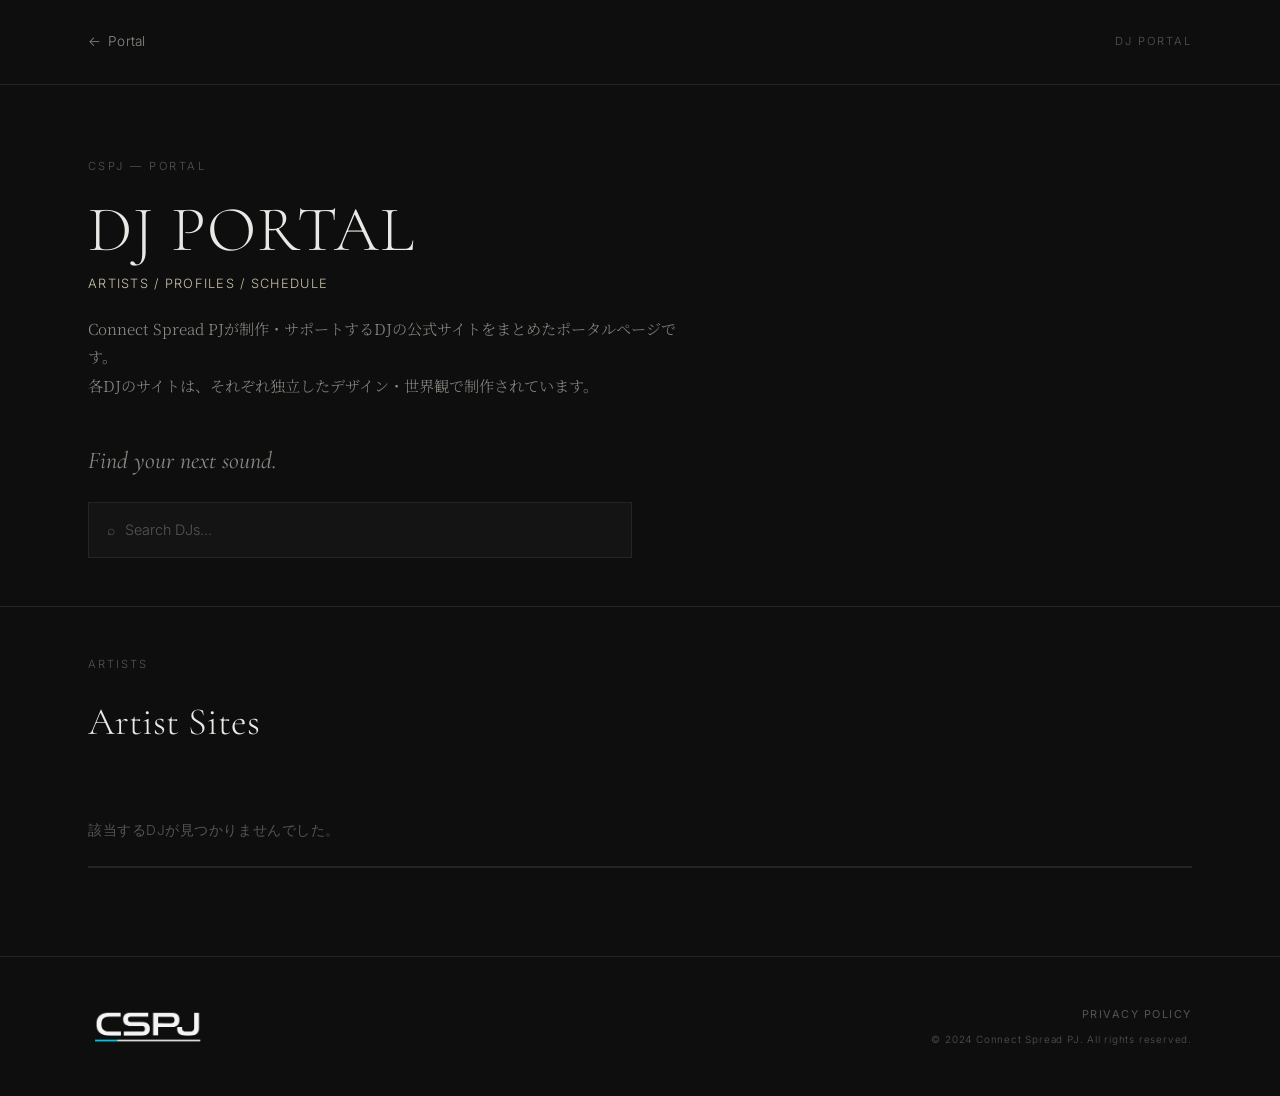
<file: portal/dj/index.html>
<!DOCTYPE html>
<html lang="ja">
<head>
  <meta charset="UTF-8">
  <meta name="viewport" content="width=device-width, initial-scale=1.0">
  <!--
    CSPJのDJ一覧の正規URLは今回から /portal/dj/ に統一されました。
    まだ全体公開のタイミングを判断していないため、/portal/ 側と同様に
    noindexを維持する。正式公開はPortal全体でまとめて判断する。
  -->
  <meta name="robots" content="noindex">
  <meta name="description" content="Connect Spread PJ（CSPJ）が制作・運営するDJ公式サイトのポータル。DJを検索・発見し、それぞれの個別サイトへアクセスできます。">
  <link rel="canonical" href="https://cs-pj.com/portal/dj/">
  <meta property="og:title" content="DJ Portal — Connect Spread PJ">
  <meta property="og:description" content="Connect Spread PJ（CSPJ）が制作・運営するDJ公式サイトのポータル。DJを検索・発見し、それぞれの個別サイトへアクセスできます。">
  <meta property="og:type" content="website">
  <meta property="og:site_name" content="Connect Spread PJ">
  <meta property="og:url" content="https://cs-pj.com/portal/dj/">
  <meta property="og:image" content="https://cs-pj.com/images/ogp/ogp-default.jpg">
  <meta property="og:image:width" content="1200">
  <meta property="og:image:height" content="630">
  <meta property="og:locale" content="ja_JP">
  <meta name="twitter:card" content="summary_large_image">
  <meta name="twitter:title" content="DJ Portal — Connect Spread PJ">
  <meta name="twitter:description" content="Connect Spread PJ（CSPJ）が制作・運営するDJ公式サイトのポータル。DJを検索・発見し、それぞれの個別サイトへアクセスできます。">
  <meta name="twitter:image" content="https://cs-pj.com/images/ogp/ogp-default.jpg">
  <title>DJ Portal — Connect Spread PJ</title>

  <link rel="icon" href="/images/favicon.ico" sizes="any">
  <link rel="icon" type="image/png" sizes="16x16" href="/images/favicon-16x16.png">
  <link rel="icon" type="image/png" sizes="32x32" href="/images/favicon-32x32.png">
  <link rel="apple-touch-icon" href="/images/apple-touch-icon.png">

  <!--
    /portal/dj/ は /portal/ の子ページですが、CSS/JSファイルとしては
    /portal/style.css / /portal/script.js を読み込みません(意図的に分離)。
    CSPJ本体(/css/style.css /js/main.js)・旧DJポータル(/dj/style.css)・
    各DJページのCSS/JSともいずれも共有しない、完全に独立したページです。
    デザイントークン(色・フォント)は /portal/ に揃えていますが、値をこの
    ファイルに複製しているため、/portal/側のCSSを変更してもこのページには
    影響しません。
  -->
  <link rel="preconnect" href="https://fonts.googleapis.com">
  <link rel="preconnect" href="https://fonts.gstatic.com" crossorigin>
  <link href="https://fonts.googleapis.com/css2?family=Cormorant+Garamond:ital,wght@0,300;0,400;0,500;1,300;1,400&family=Noto+Serif+JP:wght@200;300;400&family=Inter:wght@200;300;400;500&display=swap" rel="stylesheet">
  <!--
    ?v=20260930-1 はキャッシュバスター(/contact/style.css?v=... 等と同じ方針)。
    このページが読み込むCSS/JSは Cache-Control: max-age=14400(4時間)で配信され、
    URLが同じままだと更新してもブラウザキャッシュにより最大4時間反映が遅れる
    (実際にDJ Portal v1公開直後、この現象でYU-Xカードが表示されない事象が発生した
    ため対応)。今後このファイル群のいずれかを更新した際は、この値を当日の日付
    (YYYYMMDD形式)等に更新すること。
  -->
  <link rel="stylesheet" href="/portal/dj/style.css?v=20260930-1">

  <!--
    DJ一覧の取得に、既存の /dj/shared/js/ (各DJページと共通のデータ取得層)を
    再利用する。HTML/CSS/DOM生成を持たない純粋なデータ取得モジュールのため、
    /dj/<slug>/ 以外のページ(このPortal)から読み込んでも問題ない。
    読み込み順: api-client.js → profile-data.js / genre-data.js(いずれも
              APIクライアントに依存、互いには依存しないため順不同) /
              dj-roster.js(依存なし、順不同)
    詳細は /dj/README.md 参照。
  -->
  <script src="/dj/shared/js/api-client.js?v=20260930-1"></script>
  <script src="/dj/shared/js/profile-data.js?v=20260930-1"></script>
  <script src="/dj/shared/js/genre-data.js?v=20260930-1"></script>
  <script src="/dj/shared/js/dj-roster.js?v=20260930-1"></script>
</head>
<body class="djp">

  <a class="skip-link" href="#main-content">本文へスキップ</a>

  <header class="djp-header">
    <div class="djp-header__inner">
      <a href="/portal/" class="djp-header__back" aria-label="Portalへ戻る">
        <span aria-hidden="true">←</span> Portal
      </a>
      <span class="djp-header__label">DJ Portal</span>
    </div>
  </header>

  <main id="main-content" tabindex="-1">

    <!-- ============ Hero ============ -->
    <section class="djp-hero">
      <div class="djp-container">
        <p class="djp-hero__eyebrow reveal-fade">CSPJ — Portal</p>
        <h1 class="djp-hero__title reveal-up">DJ PORTAL</h1>
        <p class="djp-hero__sub reveal-up">Artists / Profiles / Schedule</p>
        <p class="djp-hero__lead reveal-fade">
          Connect Spread PJが制作・サポートするDJの公式サイトをまとめたポータルページです。<br class="djp-only-pc">
          各DJのサイトは、それぞれ独立したデザイン・世界観で制作されています。
        </p>
      </div>
    </section>

    <!-- ============ DJ Search ============
         Genre Filter(ジャンル絞り込み)は今回のv1では未実装。理由: Manage/D1/
         公開APIのいずれにも正式なGenreデータがまだ存在しないため(推測データを
         DJごとにハードコードしない方針)。データが揃い次第、このsection内に
         フィルタUIを追加できる構造にしてある(詳細はdj/README.md参照)。
    -->
    <section class="djp-search" aria-label="DJを検索">
      <div class="djp-container">
        <p class="djp-search__tagline reveal-fade">Find your next sound.</p>
        <div class="djp-search__bar reveal-up">
          <span class="djp-search__icon" aria-hidden="true">⌕</span>
          <input
            type="search"
            id="djSearchInput"
            class="djp-search__input"
            placeholder="Search DJs..."
            aria-label="DJ名で検索"
            autocomplete="off">
        </div>
      </div>
    </section>

    <!-- ============ Artist Grid ============ -->
    <section class="djp-list" aria-labelledby="djp-list-heading">
      <div class="djp-container">
        <div class="djp-list__header reveal-fade">
          <span class="djp-list__label">Artists</span>
          <h2 class="djp-list__title" id="djp-list-heading">Artist Sites</h2>
        </div>

        <!--
          DJ一覧は公開API(GET /v1/djs/:slug、dj/shared/js/profile-data.js経由)から
          取得した display_name / portal_card_image_url で構成する(script.js の
          initDjList() が担当)。

          【重要・現状のAPI制約】公開APIには「DJ一覧」を返すendpointがまだ存在しない
          (2026-09時点でGET /v1/djsは404であることを確認済み)。そのため「どのslugが
          存在するか」だけは /dj/shared/js/dj-roster.js の暫定的な静的配列で管理し、
          各slugの実際のコンテンツは公開APIから取得する。Genreは公開APIにデータが
          存在しないため、今回も表示しない(推測で追加していない)。一覧取得endpointが
          実装され次第、dj-roster.js側だけを差し替えればよい。

          【2026-09追加】Portal Card画像(portal_card_image_url)はoptional対応済み。
          現状の実APIレスポンスにはまだこのフィールドが存在しないため、YU-Xも含め
          全カードがCSPJ標準Placeholder表示のままで正常(API追加時に自動反映される
          設計。詳細は /dj/README.md・profile-data.js参照)。

          data-dj-grid: script.jsが描画するコンテナ。data-dj-loading /
          data-dj-empty はそれぞれ読み込み中 / 該当DJ0件(検索絞り込み後を含む)の
          状態表示。/dj/sample/ は技術サンプルのため、この一覧には含めない。
        -->
        <p class="djp-status" data-dj-loading>Loading…</p>
        <p class="djp-status" data-dj-empty hidden>該当するDJが見つかりませんでした。</p>
        <div class="djp-grid" data-dj-grid hidden></div>
      </div>
    </section>
  </main>

  <!--
    Footer — CSPJ共通Footer(cs-pj.comトップページの /index.html 内 <footer class="footer">
    を基準に統一。/portal/ 側と同じ内容・構造)。DJ個別サイト(/dj/<slug>/)は対象外。
  -->
  <footer class="djp-footer" role="contentinfo">
    <div class="djp-container djp-footer__inner">
      <div class="djp-footer__brand">
        <span class="djp-footer__logo-bg">
          <img src="/images/logo_new.png" alt="Connect Spread PJ" class="djp-footer__logo-img">
        </span>
      </div>
      <div class="djp-footer__copy">
        <a href="/privacy/" class="djp-footer__privacy-link">Privacy Policy</a>
        <small>© 2024 Connect Spread PJ. All rights reserved.</small>
      </div>
    </div>
  </footer>

  <!-- ?v=20260930-1: 同上の理由でキャッシュバスターを付与。 -->
  <script src="/portal/dj/script.js?v=20260930-1"></script>
</body>
</html>
</file>
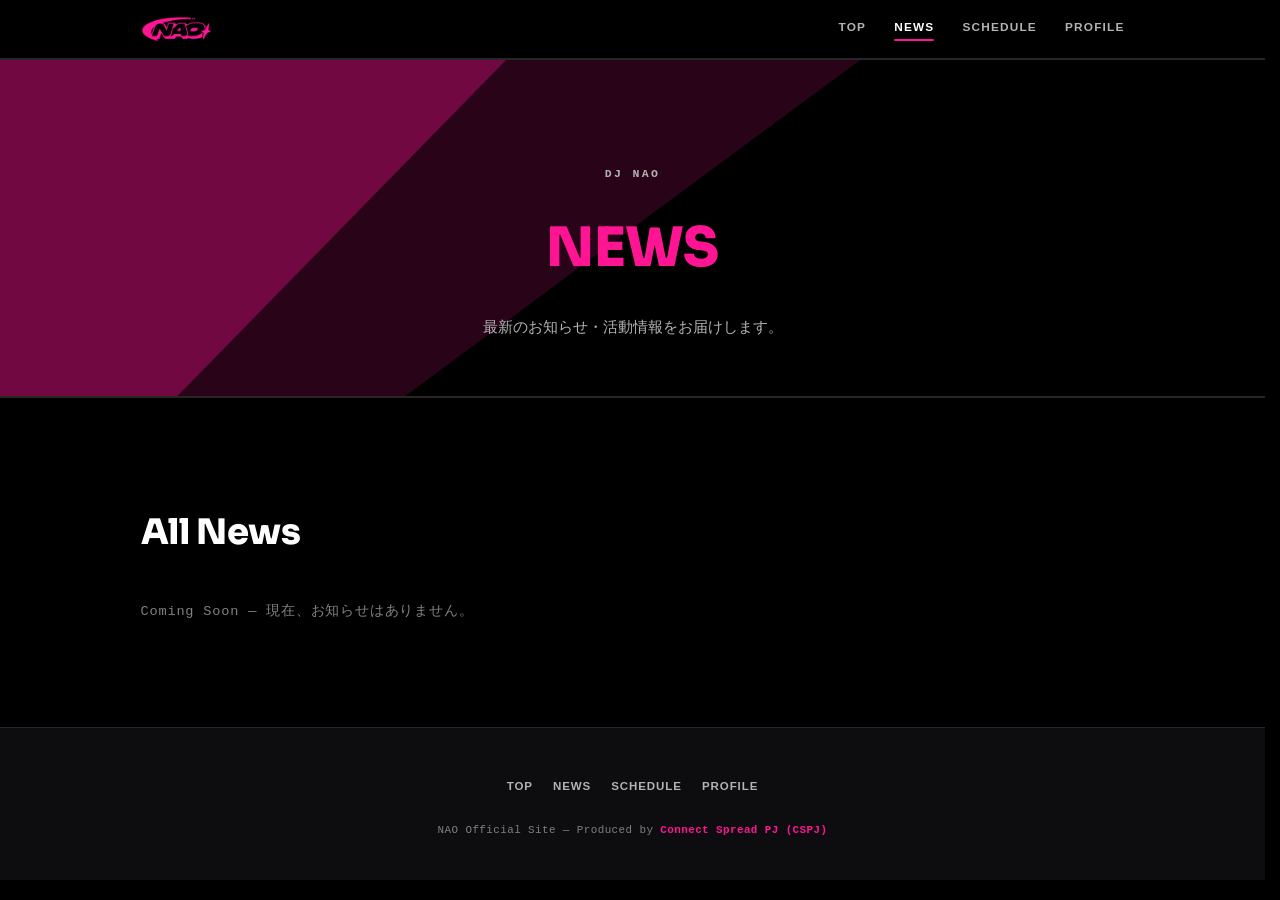
<file: dj/nao/news/index.html>
<!DOCTYPE html>
<html lang="ja">
<head>
  <meta charset="UTF-8">
  <meta name="viewport" content="width=device-width, initial-scale=1.0">
  <meta name="robots" content="noindex">
  <meta name="description" content="DJ NAO 公式サイト NEWS一覧(Connect Spread PJ制作)。">
  <title>NEWS — DJ NAO</title>

  <!-- /dj/nao/ 配下で共有されるスタイル/スクリプト。詳細はindex.html参照。 -->
  <link rel="preconnect" href="https://fonts.googleapis.com">
  <link rel="preconnect" href="https://fonts.gstatic.com" crossorigin>
  <link href="https://fonts.googleapis.com/css2?family=Sora:wght@400;600;700;800&display=swap" rel="stylesheet">
  <!-- ?v=YYYYMMDD-N: キャッシュバスター(TOP/dj/nao/index.htmlと同じ方針)。 -->
  <link rel="stylesheet" href="../style.css?v=20260930-10">

  <script src="/dj/shared/js/utils.js"></script>
  <script src="/dj/shared/js/api-client.js"></script>
  <script src="/dj/shared/js/profile-data.js"></script>
  <script src="/dj/shared/js/news-data.js"></script>
</head>
<body>

  <a class="skip-link" href="#main-content">本文へスキップ</a>

  <header class="site-header">
    <div class="site-header__inner">
      <!-- data-dj-logo: TOP(/dj/nao/)と同じロゴ画像。script.jsのinitProfile()が
           display_name取得時にalt属性/aria-labelのみ更新する(画像は差し替えない)。 -->
      <a href="/dj/nao/" class="brand" aria-label="NAO">
        <img src="../images/logo-nao-deeppink.png" alt="NAO" class="brand__logo" data-dj-logo>
      </a>
      <button class="nav-toggle" id="navToggle" aria-label="メニューを開く" aria-expanded="false">
        <span></span><span></span><span></span>
      </button>
      <nav class="site-nav" id="siteNav">
        <a href="/dj/nao/">TOP</a>
        <a href="/dj/nao/news/" aria-current="page">NEWS</a>
        <a href="/dj/nao/schedule/">SCHEDULE</a>
        <a href="/dj/nao/profile/">PROFILE</a>
      </nav>
    </div>
  </header>

  <main id="main-content" tabindex="-1">
    <section class="page-hero">
      <p class="page-hero__eyebrow">DJ NAO</p>
      <h1 class="page-hero__title">NEWS</h1>
      <p class="page-hero__lead">最新のお知らせ・活動情報をお届けします。</p>
    </section>

    <section aria-labelledby="news-list-heading">
      <div class="wrap">
        <h2 class="section-title section-title--plain" id="news-list-heading">All News</h2>
        <!--
          NEWS全件一覧 — 公開API接続(GET https://api.cs-pj.com/v1/djs/nao/news)。
          data-news-limitを指定しないため全件描画する(TOPページのティザーと同じ
          script.jsのinitNews()を共有。挙動の分岐は limit有無のみ)。
        -->
        <div class="news__list" data-news-list>
          <p class="news__placeholder">Coming Soon — 現在、お知らせはありません。</p>
        </div>
      </div>
    </section>
  </main>

  <footer class="site-footer">
    <div class="site-footer__inner">
      <nav class="site-footer__nav" aria-label="フッターナビゲーション">
        <a href="/dj/nao/">TOP</a>
        <a href="/dj/nao/news/">NEWS</a>
        <a href="/dj/nao/schedule/">SCHEDULE</a>
        <a href="/dj/nao/profile/">PROFILE</a>
      </nav>
      <p><span data-dj-name>NAO</span> Official Site — Produced by <a class="site-footer__credit-link" href="https://cs-pj.com/">Connect Spread PJ (CSPJ)</a></p>
    </div>
  </footer>

  <script src="../script.js?v=20260930-10"></script>
</body>
</html>
</file>
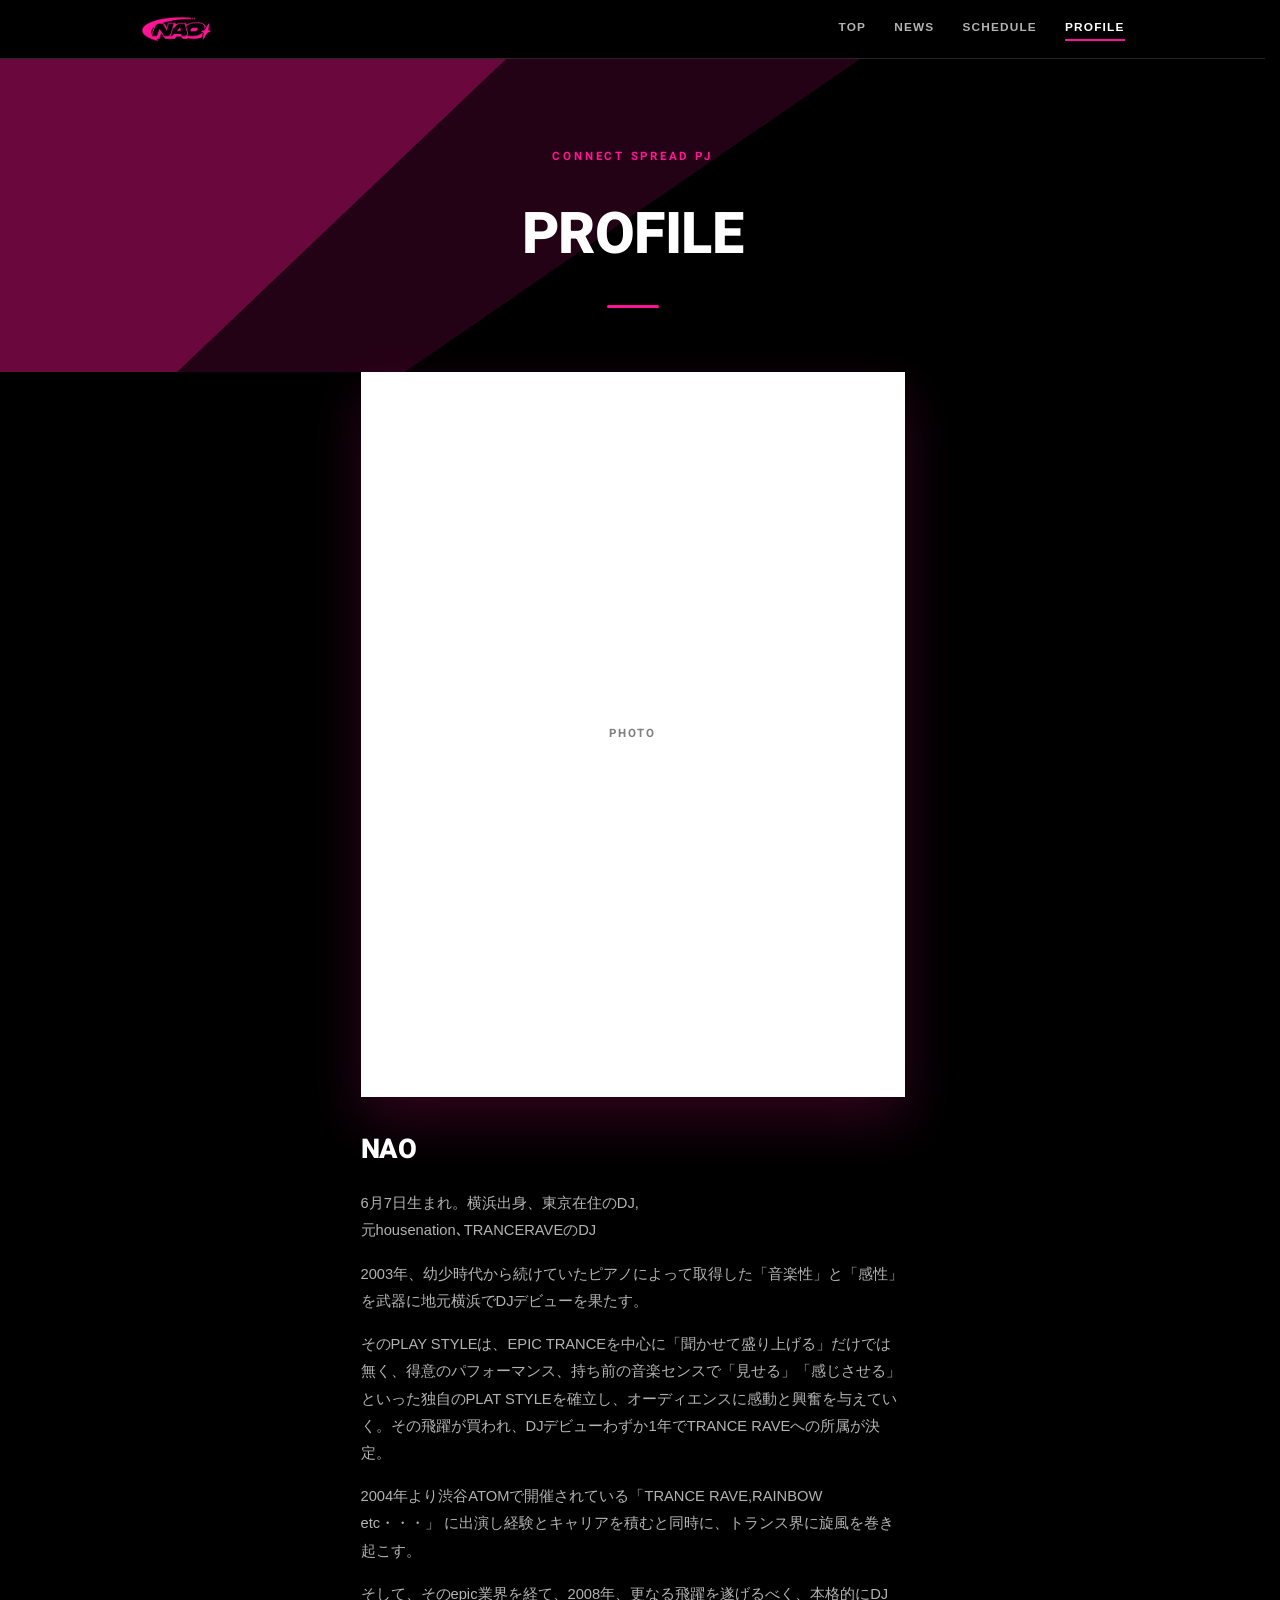
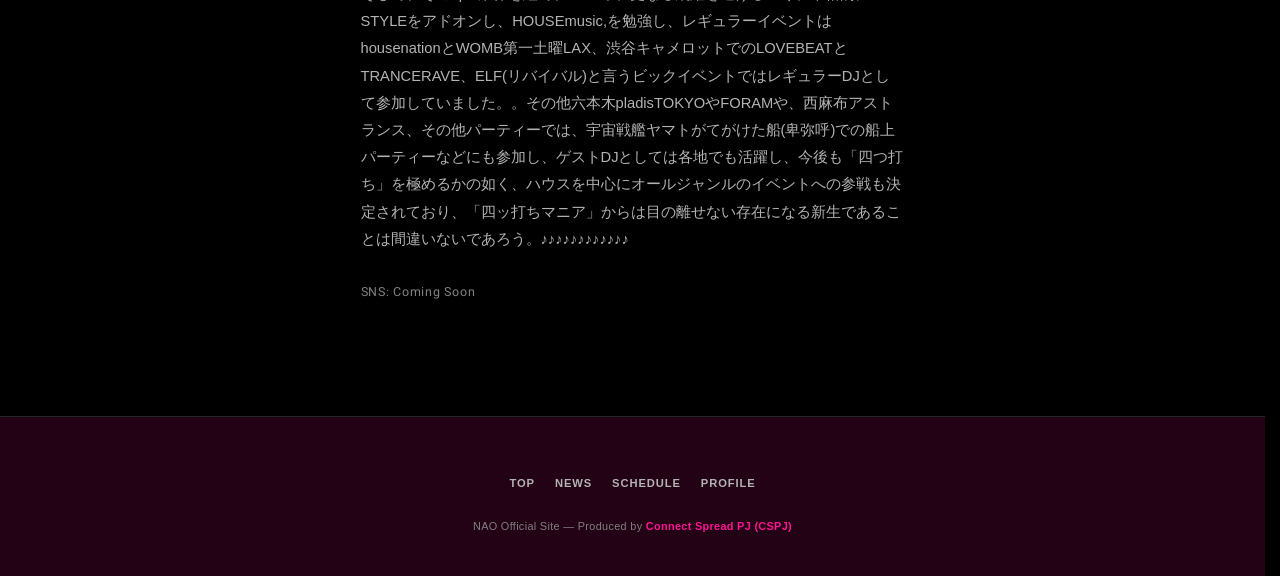
<file: dj/nao/profile/index.html>
<!DOCTYPE html>
<html lang="ja">
<head>
  <meta charset="UTF-8">
  <meta name="viewport" content="width=device-width, initial-scale=1.0">
  <meta name="robots" content="noindex">
  <meta name="description" content="DJ NAO 公式サイト PROFILE(Connect Spread PJ制作)。">
  <title>PROFILE — DJ NAO</title>

  <!--
    【重要】このページ(/dj/nao/profile/)は本格デザイン制作の第1弾として、
    /dj/nao/style.css・/dj/nao/script.js(TOP/NEWS/SCHEDULEが
    使うプロトタイプ用の共通ファイル)から完全に独立させた。
    style.css / script.js はこのディレクトリ専用(他ページに影響しない)。

    レイアウトは https://avex.jp/djkoo/profile/ の実装をブラウザで検証し、
    DOM構造・寸法をComputed Styleレベルで確認した上で、構造を忠実に
    再現しつつテーマカラーをdeeppinkに置き換えて新規に書き起こしたもの。
    元サイトのCSS/画像/アセットはコピーしていない。

    データ取得はCSPJ共通層(/dj/shared/js/)をそのまま再利用する
    (取得層は共通・DOM/CSS/デザインはこのページ専用、という責務分離)。
  -->
  <link rel="preconnect" href="https://fonts.googleapis.com">
  <link rel="preconnect" href="https://fonts.gstatic.com" crossorigin>
  <link href="https://fonts.googleapis.com/css2?family=Heebo:wght@400;700;800&display=swap" rel="stylesheet">
  <!-- ?v=YYYYMMDD-N: キャッシュバスター(TOP/dj/nao/index.htmlと同じ方針)。 -->
  <link rel="stylesheet" href="style.css?v=20260930-1">

  <script src="/dj/shared/js/utils.js"></script>
  <script src="/dj/shared/js/api-client.js"></script>
  <script src="/dj/shared/js/profile-data.js"></script>
  <script src="/dj/shared/js/social-data.js"></script>
</head>
<body>

  <a class="skip-link" href="#main-content">本文へスキップ</a>

  <header class="site-header">
    <div class="site-header__inner">
      <!-- data-dj-logo: TOP(/dj/nao/)と同じロゴ画像。profile.display_nameが
           取得できた場合、script.jsがalt属性/aria-labelを更新する(画像自体は
           差し替えない。TOPのscript.jsと同じ設計)。 -->
      <a href="/dj/nao/" class="brand" aria-label="NAO">
        <img src="../images/logo-nao-deeppink.png" alt="NAO" class="brand__logo" data-dj-logo>
      </a>

      <button class="nav-toggle" id="navToggle" aria-label="メニューを開く" aria-expanded="false">
        <span></span><span></span><span></span>
      </button>

      <nav class="site-nav" id="siteNav">
        <a href="/dj/nao/">TOP</a>
        <a href="/dj/nao/news/">NEWS</a>
        <a href="/dj/nao/schedule/">SCHEDULE</a>
        <a href="/dj/nao/profile/" aria-current="page">PROFILE</a>
      </nav>

      <!--
        TODO(CSPJ): NAOの正式な問い合わせ導線(booking/contact窓口)が決定次第、
        以下の対応を行うこと。
          1. hidden属性を外す
          2. href="#" を実際のcontact先へ差し替える
        「CONTACT」というラベルと遷移先の意味が一致しない状態(例: SNSセクションへの
        代替アンカー)での暫定公開はしない方針のため、決定するまでは非表示のまま
        保持する(DOM/CSSはそのまま残し、いつでも有効化できる状態にしておく)。
      -->
      <a href="#" class="header-cta" hidden><span class="header-cta__label--full">CONTACT</span></a>
    </div>
  </header>

  <main id="main-content" tabindex="-1">
    <!-- ============ Page Banner(対角線2トーン背景 + PROFILE見出し) ============ -->
    <section class="page-banner">
      <div class="page-banner__diagonal" aria-hidden="true"></div>
      <div class="page-banner__diagonal page-banner__diagonal--2" aria-hidden="true"></div>
      <p class="page-banner__eyebrow">Connect Spread PJ</p>
      <h1 class="page-banner__title">PROFILE</h1>
    </section>

    <!-- ============ profBox #1: DJ NAO本人プロフィール ============
         PROFILE: 公開API接続(GET https://api.cs-pj.com/v1/djs/nao)。
         data-dj-photo は portal_card_image_url が取得できた場合のみJSが<img>を
         差し込む枠(script.jsのinitProfile()参照)。Bio・Genre・locationは
         API側にデータ自体が存在しないため、動的化していない(推測して追加していない)。 -->
    <article class="profBox" aria-labelledby="profile-name">
      <div class="profBox__photo" data-dj-photo aria-hidden="true"><span>PHOTO</span></div>
      <h2 class="profBox__name" id="profile-name" data-dj-name>NAO</h2>
      <div class="profBox__bio">
        <p>6月7日生まれ。横浜出身、東京在住のDJ,<br>元housenation､TRANCERAVEのDJ</p>
        <p>2003年、幼少時代から続けていたピアノによって取得した「音楽性」と「感性」を武器に地元横浜でDJデビューを果たす。</p>
        <p>そのPLAY STYLEは、EPIC TRANCEを中心に「聞かせて盛り上げる」だけでは無く、得意のパフォーマンス、持ち前の音楽センスで「見せる」「感じさせる」といった独自のPLAT STYLEを確立し、オーディエンスに感動と興奮を与えていく。その飛躍が買われ、DJデビューわずか1年でTRANCE RAVEへの所属が決定。</p>
        <p>2004年より渋谷ATOMで開催されている「TRANCE RAVE,RAINBOW etc・・・」 に出演し経験とキャリアを積むと同時に、トランス界に旋風を巻き起こす。</p>
        <p>そして、そのepic業界を経て、2008年、更なる飛躍を遂げるべく、本格的にDJ STYLEをアドオンし、HOUSEmusic,を勉強し、レギュラーイベントはhousenationとWOMB第一土曜LAX、渋谷キャメロットでのLOVEBEATとTRANCERAVE、ELF(リバイバル)と言うビックイベントではレギュラーDJとして参加していました。。その他六本木pladisTOKYOやFORAMや、西麻布アストランス、その他パーティーでは、宇宙戦艦ヤマトがてがけた船(卑弥呼)での船上パーティーなどにも参加し、ゲストDJとしては各地でも活躍し、今後も「四つ打ち」を極めるかの如く、ハウスを中心にオールジャンルのイベントへの参戦も決定されており、「四ッ打ちマニア」からは目の離せない存在になる新生であることは間違いないであろう。♪♪♪♪♪♪♪♪♪♪♪♪</p>
      </div>
      <!--
        SNS LINKS — 公開API接続(GET https://api.cs-pj.com/v1/djs/nao/social-links)。
        データ取得は共通層、アイコン描画(モノラインSVG)はこのページのscript.jsが担当。
        0件・取得失敗時は静的なCome Soonプレースホルダーを維持する。
      -->
      <div id="social" data-social-list>
        <p class="profBox__sns-placeholder">SNS: Coming Soon</p>
      </div>
    </article>

    <!-- ============ profBox #2以降: 将来の特別プロジェクト用の予約枠 ============
         元サイトのUKOON(DJ KOO固有の特別ユニット紹介)に相当する位置。

         【重要】NAOに対応する正式なユニット・Special Projectは現時点で存在しない。
         「Coming Soon」「Special Project」等の架空・未確定情報を公開ページ上に
         表示することはしない方針のため、データが無い間はこのブロック自体を
         hidden属性で非表示にする(=DOM上には残すが描画しない)。

         方針: データが存在する → このprofBoxのhiddenを外し実データで内容を埋める
              データが存在しない → hiddenのまま(現在の状態)
         対応する公開データ層(Public APIのendpoint等)は2026-09時点で存在しないため、
         これは「CSPJ側が内容確定後に手動でhiddenを外し、下記のプレースホルダー
         文言を実データに差し替える」運用を前提とした静的な出し分けである
         (架空データをAPI経由で取得しているわけではない)。将来、共通データ層に
         対応するモジュールが追加された場合は、その取得結果の有無に応じて
         JS側でhidden属性を切り替える形に発展させる想定。 -->
    <article class="profBox profBox--reserved" aria-labelledby="reserved-name" hidden>
      <div class="profBox__photo" aria-hidden="true"><span>Coming Soon</span></div>
      <h2 class="profBox__name" id="reserved-name">Special Project</h2>
      <div class="profBox__bio">
        <p>新プロジェクトの情報は準備中です。内容が確定し次第、このスペースで公開します。</p>
      </div>
    </article>
  </main>

  <footer class="site-footer">
    <div class="site-footer__inner">
      <nav class="site-footer__nav" aria-label="フッターナビゲーション">
        <a href="/dj/nao/">TOP</a>
        <a href="/dj/nao/news/">NEWS</a>
        <a href="/dj/nao/schedule/">SCHEDULE</a>
        <a href="/dj/nao/profile/">PROFILE</a>
      </nav>
      <p><span data-dj-name>NAO</span> Official Site — Produced by <a class="site-footer__credit-link" href="https://cs-pj.com/">Connect Spread PJ (CSPJ)</a></p>
    </div>
  </footer>

  <script src="script.js?v=20260930-1"></script>
</body>
</html>
</file>
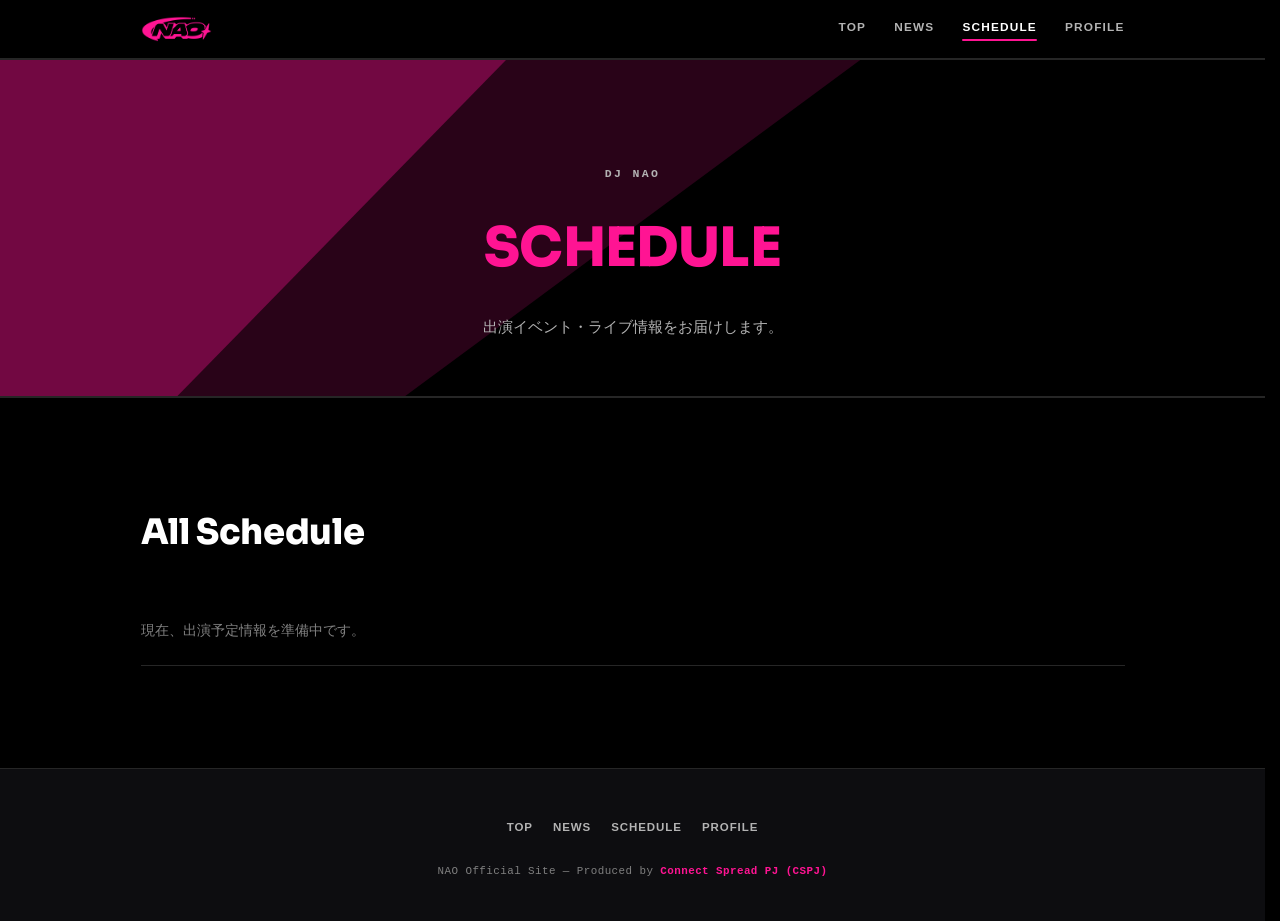
<file: dj/nao/schedule/index.html>
<!DOCTYPE html>
<html lang="ja">
<head>
  <meta charset="UTF-8">
  <meta name="viewport" content="width=device-width, initial-scale=1.0">
  <meta name="robots" content="noindex">
  <meta name="description" content="DJ NAO 公式サイト SCHEDULE一覧(Connect Spread PJ制作)。">
  <title>SCHEDULE — DJ NAO</title>

  <!-- /dj/nao/ 配下で共有されるスタイル/スクリプト。詳細はindex.html参照。 -->
  <link rel="preconnect" href="https://fonts.googleapis.com">
  <link rel="preconnect" href="https://fonts.gstatic.com" crossorigin>
  <link href="https://fonts.googleapis.com/css2?family=Sora:wght@400;600;700;800&display=swap" rel="stylesheet">
  <!-- ?v=YYYYMMDD-N: キャッシュバスター(TOP/dj/nao/index.htmlと同じ方針)。 -->
  <link rel="stylesheet" href="../style.css?v=20260930-10">

  <script src="/dj/shared/js/utils.js"></script>
  <script src="/dj/shared/js/api-client.js"></script>
  <script src="/dj/shared/js/profile-data.js"></script>
  <script src="/dj/shared/js/schedule-data.js"></script>
</head>
<body>

  <a class="skip-link" href="#main-content">本文へスキップ</a>

  <header class="site-header">
    <div class="site-header__inner">
      <!-- data-dj-logo: TOP(/dj/nao/)と同じロゴ画像。script.jsのinitProfile()が
           display_name取得時にalt属性/aria-labelのみ更新する(画像は差し替えない)。 -->
      <a href="/dj/nao/" class="brand" aria-label="NAO">
        <img src="../images/logo-nao-deeppink.png" alt="NAO" class="brand__logo" data-dj-logo>
      </a>
      <button class="nav-toggle" id="navToggle" aria-label="メニューを開く" aria-expanded="false">
        <span></span><span></span><span></span>
      </button>
      <nav class="site-nav" id="siteNav">
        <a href="/dj/nao/">TOP</a>
        <a href="/dj/nao/news/">NEWS</a>
        <a href="/dj/nao/schedule/" aria-current="page">SCHEDULE</a>
        <a href="/dj/nao/profile/">PROFILE</a>
      </nav>
    </div>
  </header>

  <main id="main-content" tabindex="-1">
    <section class="page-hero">
      <p class="page-hero__eyebrow">DJ NAO</p>
      <h1 class="page-hero__title">SCHEDULE</h1>
      <p class="page-hero__lead">出演イベント・ライブ情報をお届けします。</p>
    </section>

    <section aria-labelledby="schedule-list-heading">
      <div class="wrap">
        <h2 class="section-title section-title--plain" id="schedule-list-heading">All Schedule</h2>
        <!--
          SCHEDULE全件一覧 — 公開API接続(GET https://api.cs-pj.com/v1/djs/nao/events)。
          data-schedule-limitを指定しないため全件描画する(TOPページのティザーと
          同じscript.jsのinitSchedule()を共有。挙動の分岐はlimit有無のみ)。
        -->
        <ul class="schedule__list">
          <li class="schedule__placeholder">現在、出演予定情報を準備中です。</li>
        </ul>
      </div>
    </section>
  </main>

  <footer class="site-footer">
    <div class="site-footer__inner">
      <nav class="site-footer__nav" aria-label="フッターナビゲーション">
        <a href="/dj/nao/">TOP</a>
        <a href="/dj/nao/news/">NEWS</a>
        <a href="/dj/nao/schedule/">SCHEDULE</a>
        <a href="/dj/nao/profile/">PROFILE</a>
      </nav>
      <p><span data-dj-name>NAO</span> Official Site — Produced by <a class="site-footer__credit-link" href="https://cs-pj.com/">Connect Spread PJ (CSPJ)</a></p>
    </div>
  </footer>

  <script src="../script.js?v=20260930-10"></script>
</body>
</html>
</file>
<file: css/style.css>
/* =============================================
   Connect Spread PJ — Main Stylesheet
   Design: Minimal, Dark, Luxury
   ============================================= */

/* ─── Reset & Base ─────────────────────────── */
*, *::before, *::after {
  box-sizing: border-box;
  margin: 0;
  padding: 0;
}

:root {
  /* Color Palette */
  --color-bg:           #0e0e0e;
  --color-surface:      #141414;
  --color-surface-alt:  #1a1a1a;
  --color-border:       #252525;
  --color-border-light: #2e2e2e;

  --color-text-primary: #e8e8e4;
  --color-text-secondary: #8a8a84;
  --color-text-muted:   #555550;
  --color-accent:       #c8c0a8;   /* warm off-white accent */
  --color-accent-dark:  #9a9282;
  --color-cyan:         #00ddfa;   /* brand cyan accent */
  --color-cyan-dim:     rgba(0, 221, 250, 0.12);

  /* Typography */
  --font-serif:    'Noto Serif JP', 'Cormorant Garamond', Georgia, serif;
  --font-sans:     'Inter', -apple-system, BlinkMacSystemFont, 'Helvetica Neue', sans-serif;
  --font-ja:       'Noto Serif JP', 'Hiragino Mincho ProN', serif;

  /* Spacing */
  --space-xs:  0.5rem;
  --space-sm:  1rem;
  --space-md:  2rem;
  --space-lg:  4rem;
  --space-xl:  7rem;
  --space-2xl: 11rem;

  /* Layout */
  --container-max:   1200px;
  --container-pad:   clamp(1.5rem, 5vw, 5rem);
  --section-pad-v:   clamp(5rem, 10vw, 10rem);

  /* Transitions */
  --ease-out:    cubic-bezier(0.22, 1, 0.36, 1);
  --ease-in-out: cubic-bezier(0.65, 0, 0.35, 1);
  --dur-fast:    0.3s;
  --dur-med:     0.6s;
  --dur-slow:    1s;
}

html {
  scroll-behavior: smooth;
  font-size: 16px;
  -webkit-font-smoothing: antialiased;
  -moz-osx-font-smoothing: grayscale;
  text-rendering: optimizeLegibility;
}

body {
  background-color: var(--color-bg);
  color: var(--color-text-primary);
  font-family: var(--font-sans);
  font-weight: 300;
  line-height: 1.7;
  overflow-x: hidden;
}

img, video {
  max-width: 100%;
  display: block;
}

a {
  color: inherit;
  text-decoration: none;
}

ul { list-style: none; }

/* Visually hidden but accessible to screen readers / SEO heading structure */
.sr-only {
  position: absolute;
  width: 1px;
  height: 1px;
  padding: 0;
  margin: -1px;
  overflow: hidden;
  clip: rect(0, 0, 0, 0);
  white-space: nowrap;
  border: 0;
}

/* ─── Scroll Reveal Animations ─────────────── */
.reveal-fade {
  opacity: 0;
  transition: opacity 1s var(--ease-out), transform 1s var(--ease-out);
  transition-delay: var(--delay, 0s);
}

.reveal-up {
  opacity: 0;
  transform: translateY(32px);
  transition: opacity 0.9s var(--ease-out), transform 0.9s var(--ease-out);
  transition-delay: var(--delay, 0s);
}

.revealed.reveal-fade,
.revealed.reveal-up {
  opacity: 1;
  transform: translateY(0);
}

/* ─── Layout Utilities ──────────────────────── */
.container {
  max-width: var(--container-max);
  margin: 0 auto;
  padding: 0 var(--container-pad);
}

.section {
  padding-top: var(--section-pad-v);
  padding-bottom: var(--section-pad-v);
}

.section-header {
  margin-bottom: clamp(3rem, 6vw, 6rem);
}

.section-label {
  display: block;
  font-family: var(--font-sans);
  font-size: 0.7rem;
  font-weight: 400;
  letter-spacing: 0.18em;
  text-transform: uppercase;
  color: var(--color-text-muted);
  margin-bottom: 1.25rem;
}

.section-title {
  font-family: var(--font-serif);
  font-size: clamp(2rem, 4vw, 3.2rem);
  font-weight: 300;
  letter-spacing: -0.01em;
  color: var(--color-text-primary);
  line-height: 1.15;
}

/* ─── Navigation ────────────────────────────── */
.navbar {
  position: fixed;
  top: 0;
  left: 0;
  right: 0;
  z-index: 100;
  padding: 1.5rem 0;
  background: #0e0e0e;
  transition: padding var(--dur-med) var(--ease-out),
              border-color var(--dur-med) var(--ease-out);
}

.navbar.scrolled {
  padding: 1rem 0;
  border-bottom: 1px solid var(--color-border);
}

.nav-inner {
  max-width: var(--container-max);
  margin: 0 auto;
  padding: 0 var(--container-pad);
  display: flex;
  align-items: center;
  justify-content: space-between;
}

.nav-logo {
  display: flex;
  align-items: center;
  gap: 0.75rem;
}

.logo-abbr {
  font-family: var(--font-sans);
  font-size: 0.85rem;
  font-weight: 400;
  letter-spacing: 0.2em;
  color: var(--color-text-primary);
}

.nav-logo-bg {
  display: block;
  line-height: 0;
}

.nav-logo-img {
  height: 44px;
  width: auto;
  display: block;
  object-fit: contain;
}

.footer-logo-img {
  height: 50px;
  width: auto;
  display: block;
  object-fit: contain;
}

.nav-links {
  display: flex;
  align-items: center;
  gap: clamp(1.5rem, 3vw, 2.5rem);
}

.nav-link {
  font-size: 0.72rem;
  font-weight: 400;
  letter-spacing: 0.12em;
  text-transform: uppercase;
  color: var(--color-text-secondary);
  transition: color var(--dur-fast) ease;
  position: relative;
}

.nav-link::after {
  content: '';
  position: absolute;
  bottom: -2px;
  left: 0;
  width: 0;
  height: 1px;
  background: var(--color-accent);
  transition: width var(--dur-med) var(--ease-out);
}

.nav-link:hover {
  color: var(--color-text-primary);
}

.nav-link:hover::after {
  width: 100%;
}

.nav-link--cta {
  color: var(--color-text-primary);
  border: 1px solid var(--color-border-light);
  padding: 0.5rem 1.25rem;
  letter-spacing: 0.1em;
  transition: border-color var(--dur-fast) ease,
              color var(--dur-fast) ease,
              background var(--dur-fast) ease;
}

.nav-link--cta::after { display: none; }

.nav-link--cta:hover {
  background: var(--color-text-primary);
  color: var(--color-bg);
  border-color: var(--color-text-primary);
}

/* Portal: Start a Projectと同じボタン形状だが、テーマカラー(cyan)を使う専用配色。 */
.nav-link--portal {
  color: var(--color-cyan);
  border: 1px solid var(--color-cyan);
  padding: 0.5rem 1.25rem;
  letter-spacing: 0.1em;
  transition: border-color var(--dur-fast) ease,
              color var(--dur-fast) ease,
              background var(--dur-fast) ease;
}

.nav-link--portal::after { display: none; }

.nav-link--portal:hover {
  background: var(--color-cyan);
  color: var(--color-bg);
  border-color: var(--color-cyan);
}

/* Hamburger */
.nav-toggle {
  display: none;
  flex-direction: column;
  justify-content: center;
  align-items: center;
  gap: 6px;
  background: none;
  border: none;
  cursor: pointer;
  padding: 18px 11px; /* enlarges the tap target to ~44px without changing the visible icon */
}

.toggle-line {
  display: block;
  width: 22px;
  height: 1px;
  background: var(--color-text-primary);
  transition: transform var(--dur-fast) ease, opacity var(--dur-fast) ease;
  transform-origin: center;
}

.nav-toggle.is-open .toggle-line:first-child {
  transform: translateY(3.5px) rotate(45deg);
}

.nav-toggle.is-open .toggle-line:last-child {
  transform: translateY(-3.5px) rotate(-45deg);
}

/* ─── Hero Section ──────────────────────────── */
.hero {
  position: relative;
  min-height: 100svh;
  display: flex;
  flex-direction: column;
  justify-content: center;
  overflow: hidden;
  padding: 0 var(--container-pad);
}

.hero-bg {
  position: absolute;
  inset: 0;
  z-index: 0;
}

.hero-noise {
  position: absolute;
  inset: 0;
  background-image: url("data:image/svg+xml,%3Csvg viewBox='0 0 256 256' xmlns='http://www.w3.org/2000/svg'%3E%3Cfilter id='noise'%3E%3CfeTurbulence type='fractalNoise' baseFrequency='0.9' numOctaves='4' stitchTiles='stitch'/%3E%3C/filter%3E%3Crect width='100%25' height='100%25' filter='url(%23noise)' opacity='0.04'/%3E%3C/svg%3E");
  opacity: 0.6;
}

.hero-gradient {
  position: absolute;
  inset: 0;
  background:
    radial-gradient(ellipse 80% 60% at 60% 40%, rgba(40, 38, 34, 0.35) 0%, transparent 70%),
    radial-gradient(ellipse 50% 80% at 90% 80%, rgba(25, 25, 22, 0.5) 0%, transparent 60%);
}

.hero-content {
  position: relative;
  z-index: 1;
  max-width: var(--container-max);
  margin: 0 auto;
  width: 100%;
  padding-top: 6rem;
}

.hero-label {
  font-family: var(--font-sans);
  font-size: 0.68rem;
  font-weight: 400;
  letter-spacing: 0.22em;
  text-transform: uppercase;
  color: var(--color-text-muted);
  margin-bottom: 2.5rem;
}

.hero-headline {
  font-family: var(--font-ja);
  font-size: clamp(3rem, 8vw, 7rem);
  font-weight: 200;
  line-height: 1.08;
  letter-spacing: -0.02em;
  color: var(--color-text-primary);
  margin-bottom: clamp(3rem, 5vw, 5rem);
}

.hero-headline__line {
  display: block;
}

.hero-headline__line--indent {
  padding-left: clamp(2rem, 5vw, 6rem);
}

.hero-services {
  display: flex;
  align-items: center;
  gap: 1.25rem;
  flex-wrap: wrap;
}

.hero-service {
  font-family: var(--font-sans);
  font-size: 0.68rem;
  font-weight: 400;
  letter-spacing: 0.18em;
  text-transform: uppercase;
  color: var(--color-text-secondary);
}

.hero-service-sep {
  font-size: 0.65rem;
}

.hero-services--delay {
  --delay: 0.5s;
}

.hero-service-sep {
  color: var(--color-cyan);
  opacity: 0.7;
}

.hero-scroll {
  position: absolute;
  bottom: 3rem;
  left: var(--container-pad);
  display: flex;
  align-items: center;
  gap: 1rem;
  z-index: 1;
}

.hero-scroll__text {
  font-size: 0.62rem;
  font-weight: 400;
  letter-spacing: 0.2em;
  text-transform: uppercase;
  color: var(--color-text-muted);
}

.hero-scroll__line {
  display: block;
  width: 60px;
  height: 1px;
  background: var(--color-cyan);
  transform-origin: left center;
  animation: lineGrow 2s var(--ease-out) infinite;
}

@keyframes lineGrow {
  0%   { transform: scaleX(0.2); opacity: 0.4; }
  50%  { transform: scaleX(1);   opacity: 1; }
  100% { transform: scaleX(0.2); opacity: 0.4; }
}

.hero-corner-text {
  position: absolute;
  bottom: 3rem;
  right: var(--container-pad);
  z-index: 1;
}

.hero-corner-text span {
  font-size: 0.62rem;
  font-weight: 400;
  letter-spacing: 0.2em;
  text-transform: uppercase;
  color: var(--color-text-muted);
  writing-mode: vertical-rl;
}

/* ─── Concept Section ───────────────────────── */
.concept {
  background: var(--color-surface);
  border-top: 1px solid var(--color-border);
}

.concept-layout {
  display: grid;
  grid-template-columns: 1fr 1fr;
  gap: clamp(3rem, 6vw, 8rem);
  align-items: center;
}

.concept-body {
  font-family: var(--font-ja);
  font-size: clamp(1rem, 1.6vw, 1.15rem);
  font-weight: 300;
  line-height: 2;
  color: var(--color-text-primary);
  margin-bottom: 2rem;
}

.concept-body--light {
  color: var(--color-text-secondary);
}

.concept-visual {
  aspect-ratio: 4 / 5;
  max-height: 480px;
}

.concept-visual__inner {
  position: relative;
  width: 100%;
  height: 100%;
}

.concept-visual__block {
  position: absolute;
  border: 1px solid var(--color-border-light);
}

.concept-visual__block--1 {
  top: 0;
  left: 0;
  right: 20%;
  bottom: 15%;
  background: var(--color-surface-alt);
}

.concept-visual__block--2 {
  top: 20%;
  left: 15%;
  right: 0;
  bottom: 0;
  background: rgba(30, 28, 26, 0.8);
}

.concept-visual__line {
  position: absolute;
  top: 50%;
  left: 50%;
  transform: translate(-50%, -50%);
  width: 1px;
  height: 60%;
  background: var(--color-border-light);
  opacity: 0.5;
}

/* ─── Services Section ──────────────────────── */
.services {
  background: var(--color-bg);
  border-top: 1px solid var(--color-border);
}

.services-grid {
  display: grid;
  grid-template-columns: repeat(3, 1fr);
  gap: 1px;
  background: var(--color-border);
  border: 1px solid var(--color-border);
}

.service-card {
  position: relative;
  background: var(--color-bg);
  padding: clamp(2rem, 4vw, 3.5rem);
  overflow: hidden;
  transition: background var(--dur-fast) ease;
}

.service-card:hover {
  background: var(--color-surface);
}

.service-card__number {
  font-family: var(--font-sans);
  font-size: 0.62rem;
  font-weight: 400;
  letter-spacing: 0.2em;
  color: var(--color-text-muted);
  margin-bottom: 2.5rem;
}

.service-card__title {
  font-family: var(--font-serif);
  font-size: clamp(1.3rem, 2vw, 1.6rem);
  font-weight: 400;
  line-height: 1.3;
  color: var(--color-text-primary);
  margin-bottom: 1.25rem;
}

.service-card__body {
  font-family: var(--font-ja);
  font-size: 0.82rem;
  line-height: 2;
  color: var(--color-text-secondary);
  font-weight: 300;
}

.service-card__accent {
  position: absolute;
  bottom: 0;
  left: 0;
  width: 100%;
  height: 1px;
  background: linear-gradient(90deg, var(--color-cyan) 0%, transparent 100%);
  transform: scaleX(0);
  transform-origin: left;
  transition: transform var(--dur-med) var(--ease-out);
}

.service-card:hover .service-card__accent {
  transform: scaleX(1);
}

/* ─── Works Section ─────────────────────────── */
.works {
  background: var(--color-surface);
  border-top: 1px solid var(--color-border);
}

.works .container {
  margin-bottom: clamp(3rem, 5vw, 5rem);
}

.works-list {
  border-top: 1px solid var(--color-border);
}

.work-item {
  border-bottom: 1px solid var(--color-border);
  transition: background var(--dur-fast) ease;
}

.work-item:hover {
  background: var(--color-surface-alt);
}

.work-item__inner {
  max-width: var(--container-max);
  margin: 0 auto;
  padding: clamp(2.5rem, 5vw, 4rem) var(--container-pad);
  display: grid;
  grid-template-columns: 160px 1fr minmax(320px, 420px);
  gap: clamp(2rem, 4vw, 5rem);
  align-items: center;
  position: relative;
  overflow: hidden;
}

.work-item__meta {
  display: flex;
  flex-direction: column;
  gap: 0.5rem;
}

.work-item__num {
  font-family: var(--font-sans);
  font-size: 0.65rem;
  font-weight: 400;
  letter-spacing: 0.15em;
  color: var(--color-text-muted);
}

.work-item__tag {
  font-family: var(--font-sans);
  font-size: 0.62rem;
  font-weight: 400;
  letter-spacing: 0.12em;
  text-transform: uppercase;
  color: var(--color-cyan);
  border: 1px solid rgba(0, 221, 250, 0.3);
  display: inline-block;
  padding: 0.3rem 0.6rem;
}

.work-item__title {
  font-family: var(--font-serif);
  font-size: clamp(1.5rem, 3vw, 2.2rem);
  font-weight: 400;
  line-height: 1.2;
  color: var(--color-text-primary);
  margin-bottom: 1rem;
  letter-spacing: -0.01em;
}

.work-item__desc {
  font-family: var(--font-ja);
  font-size: 0.82rem;
  line-height: 2;
  color: var(--color-text-secondary);
  font-weight: 300;
  max-width: 480px;
}

.work-item__visual {
  width: 100%;
  flex-shrink: 0;
  overflow: hidden;
}

/* PC: body内のSP用画像は非表示 */
.work-item__visual--sp {
  display: none;
}

/* PC: グリッド右端のPC用画像を表示 */
.work-item__visual--pc {
  display: block;
}

.work-item__bg {
  width: 100%;
  height: 100%;
  transition: transform var(--dur-med) var(--ease-out);
}

.work-item:hover .work-item__bg {
  transform: scale(1.05);
}

.work-item__img {
  width: 100%;
  height: auto;
  display: block;
  transition: transform var(--dur-med) var(--ease-out);
}

.work-item:hover .work-item__img {
  transform: scale(1.02);
}

.work-item__bg--1 {
  background: linear-gradient(135deg, #1e1e1e 0%, #2a2826 50%, #1a1a18 100%);
  border: 1px solid var(--color-border-light);
}

.work-item__bg--2 {
  background: linear-gradient(135deg, #1c1c1c 0%, #262420 50%, #181816 100%);
  border: 1px solid var(--color-border-light);
}

.work-item__bg--3 {
  background: linear-gradient(135deg, #1a1a1a 0%, #242220 50%, #161614 100%);
  border: 1px solid var(--color-border-light);
}

/* ─── How We Work / Process ─────────────────── */
.process {
  background: var(--color-bg);
  border-top: 1px solid var(--color-border);
}

.process-steps {
  display: grid;
  grid-template-columns: repeat(3, 1fr);
  gap: 1px;
  background: var(--color-border);
  border: 1px solid var(--color-border);
}

.process-step {
  background: var(--color-bg);
  padding: clamp(2.5rem, 5vw, 4rem);
  position: relative;
  display: flex;
  flex-direction: column;
  gap: 1.5rem;
}

.process-step__num {
  font-family: var(--font-sans);
  font-size: 0.62rem;
  font-weight: 400;
  letter-spacing: 0.2em;
  color: var(--color-text-muted);
}

.process-step__en {
  font-family: var(--font-serif);
  font-size: clamp(2rem, 3.5vw, 3rem);
  font-weight: 300;
  color: var(--color-text-primary);
  letter-spacing: -0.02em;
  line-height: 1;
  margin-bottom: 0.75rem;
}

.process-step__ja {
  font-family: var(--font-ja);
  font-size: 0.82rem;
  line-height: 1.9;
  color: var(--color-text-secondary);
  font-weight: 300;
}

.process-step__arrow {
  margin-top: auto;
  padding-top: 2rem;
  color: var(--color-text-muted);
}

.process-step__arrow--hidden {
  visibility: hidden;
}

/* ─── CTA Section ───────────────────────────── */
.cta-section {
  background: var(--color-surface);
  border-top: 1px solid var(--color-border);
}

.cta-inner {
  max-width: 680px;
}

.cta-sub {
  font-family: var(--font-sans);
  font-size: 0.68rem;
  font-weight: 400;
  letter-spacing: 0.18em;
  text-transform: uppercase;
  color: var(--color-text-muted);
  margin-bottom: 2rem;
}

.cta-headline {
  font-family: var(--font-serif);
  font-size: clamp(2.5rem, 6vw, 5rem);
  font-weight: 300;
  line-height: 1.1;
  letter-spacing: -0.02em;
  color: var(--color-text-primary);
  margin-bottom: 2rem;
}

.cta-body {
  font-family: var(--font-ja);
  font-size: 0.9rem;
  line-height: 2.1;
  color: var(--color-text-secondary);
  font-weight: 300;
  margin-bottom: 3.5rem;
}

.sp-br { display: none; }

.cta-btn {
  display: inline-flex;
  align-items: center;
  gap: 1.5rem;
  border: 1px solid var(--color-border-light);
  padding: 1.1rem 2rem;
  transition: background var(--dur-fast) ease,
              border-color var(--dur-fast) ease,
              color var(--dur-fast) ease;
}

.cta-btn__text {
  font-family: var(--font-sans);
  font-size: 0.72rem;
  font-weight: 400;
  letter-spacing: 0.15em;
  text-transform: uppercase;
  color: var(--color-text-primary);
}

.cta-btn__arrow {
  color: var(--color-text-secondary);
  transition: transform var(--dur-med) var(--ease-out),
              color var(--dur-fast) ease;
}

.cta-btn:hover {
  background: var(--color-text-primary);
  border-color: var(--color-text-primary);
}

.cta-btn:hover .cta-btn__text {
  color: var(--color-bg);
}

.cta-btn:hover .cta-btn__arrow {
  color: var(--color-bg);
  transform: translateX(6px);
}

/* ─── Contact Section ───────────────────────── */
.contact {
  background: var(--color-bg);
  border-top: 1px solid var(--color-border);
}

.contact-grid {
  display: grid;
  grid-template-columns: repeat(2, 1fr);
  gap: 1px;
  background: var(--color-border);
  border: 1px solid var(--color-border);
  margin-bottom: clamp(4rem, 7vw, 7rem);
}

.contact-card {
  display: flex;
  align-items: center;
  gap: 1rem;
  padding: clamp(2rem, 3.5vw, 2.5rem);
  background: var(--color-bg);
  cursor: pointer;
  transition: background var(--dur-fast) ease;
  position: relative;
}

.contact-card:hover {
  background: var(--color-surface);
}

.contact-card__icon {
  color: var(--color-text-secondary);
  flex-shrink: 0;
  transition: color var(--dur-fast) ease;
}

.contact-card:hover .contact-card__icon {
  color: var(--color-text-primary);
}

.contact-card__label {
  font-family: var(--font-sans);
  font-size: 0.82rem;
  font-weight: 400;
  letter-spacing: 0.1em;
  color: var(--color-text-primary);
  flex: 1;
}

.contact-card__arrow {
  font-size: 1rem;
  color: var(--color-text-muted);
  transition: transform var(--dur-med) var(--ease-out),
              color var(--dur-fast) ease;
}

.contact-card:hover .contact-card__arrow {
  transform: translate(3px, -3px);
  color: var(--color-text-primary);
}

/* ─── Footer ────────────────────────────────── */
.footer {
  border-top: 1px solid var(--color-border);
  padding: 3rem 0;
}

.footer-inner {
  max-width: var(--container-max);
  margin: 0 auto;
  padding: 0 var(--container-pad);
  display: flex;
  align-items: center;
  justify-content: space-between;
}

.footer-brand {
  display: flex;
  align-items: center;
  gap: 1rem;
}

.footer-logo-bg {
  display: block;
  background: #0e0e0e;
  padding: 2px 6px;
  line-height: 0;
}

.footer-logo {
  font-family: var(--font-sans);
  font-size: 0.8rem;
  font-weight: 400;
  letter-spacing: 0.2em;
  color: var(--color-text-primary);
}

.footer-tagline {
  font-family: var(--font-sans);
  font-size: 0.65rem;
  font-weight: 300;
  letter-spacing: 0.08em;
  color: var(--color-text-muted);
}

.footer-copy {
  display: flex;
  flex-direction: column;
  align-items: flex-end;
  gap: 0.5rem;
}

.footer-privacy-link {
  font-family: var(--font-sans);
  font-size: 0.68rem;
  font-weight: 400;
  letter-spacing: 0.14em;
  text-transform: uppercase;
  color: var(--color-text-muted);
  transition: color var(--dur-fast) ease;
}

.footer-privacy-link:hover,
.footer-privacy-link:focus-visible {
  color: var(--color-accent);
}

.footer-copy small {
  font-family: var(--font-sans);
  font-size: 0.62rem;
  font-weight: 300;
  letter-spacing: 0.08em;
  color: var(--color-text-muted);
}

/* ─── Responsive ────────────────────────────── */
@media (max-width: 960px) {
  .nav-logo-img {
    height: 26px;
  }
  .nav-links {
    position: fixed;
    top: 0;
    right: 0;
    bottom: 0;
    width: min(320px, 85vw);
    background: var(--color-surface);
    border-left: 1px solid var(--color-border);
    flex-direction: column;
    align-items: flex-start;
    justify-content: center;
    padding: 4rem 2.5rem;
    gap: 2rem;
    transform: translateX(100%);
    transition: transform var(--dur-med) var(--ease-out);
    z-index: 99;
  }

  .nav-links.is-open {
    transform: translateX(0);
  }

  .nav-link {
    font-size: 0.8rem;
    letter-spacing: 0.15em;
  }

  .nav-link--cta {
    margin-top: 1rem;
    padding: 0.9rem 1.25rem; /* larger tap target on touch devices */
  }

  .nav-link--portal {
    padding: 0.9rem 1.25rem; /* larger tap target on touch devices */
  }

  .nav-toggle {
    display: flex;
    z-index: 101;
    position: relative;
  }

  .services-grid {
    grid-template-columns: 1fr;
  }

  .concept-layout {
    grid-template-columns: 1fr;
  }

  .concept-visual {
    aspect-ratio: 16 / 9;
    max-height: 200px;
  }

  .process-steps {
    grid-template-columns: 1fr;
  }

  .process-step__arrow {
    display: none;
  }

  .work-item__inner {
    grid-template-columns: 1fr;
    gap: 1.5rem;
  }

  /* スマホ: PC用画像（グリッド右端）を非表示 */
  .work-item__visual--pc {
    display: none;
  }

  /* スマホ: body内のSP用画像を表示（タイトルと説明文の間） */
  .work-item__visual--sp {
    display: block;
    width: 100%;
    height: auto;
    margin: 1rem 0;
  }

  .work-item__meta {
    flex-direction: row;
    align-items: center;
  }

  .contact-grid {
    grid-template-columns: 1fr;
  }
}

@media (max-width: 640px) {
  :root {
    --section-pad-v: clamp(4rem, 12vw, 7rem);
  }

  .hero-headline {
    font-size: clamp(2.6rem, 10vw, 4rem);
  }

  .hero-headline__line--indent {
    padding-left: 1.5rem;
  }

  .hero-services {
    flex-direction: column;
    align-items: flex-start;
    gap: 0.5rem;
  }

  .hero-service-sep {
    display: none;
  }

  /* .hero-scrollは元々 position:absolute; bottom:3rem で、hero-content内の
     余白を前提に配置していた。モバイルではhero-servicesが縦積みになって
     hero-contentが縦に伸びるため、絶対配置のままだとScrollがhero-services
     の文字列に重なってしまう。静的配置に変えてhero-servicesの下へ自然に
     流し込むことで、内容の高さに関わらず重ならないようにする。 */
  .hero-scroll {
    position: static;
    margin-top: 2rem;
  }

  .hero-corner-text {
    display: none;
  }

  .footer-inner {
    flex-direction: column;
    gap: 1rem;
    text-align: center;
  }

  .footer-brand {
    flex-direction: column;
    gap: 0.5rem;
  }

  .footer-copy {
    align-items: center;
  }

  .sp-br { display: block; }

  .contact-form-wrap {
    max-width: 100%;
  }
}

/* ─── Custom Scrollbar ──────────────────────── */
::-webkit-scrollbar {
  width: 4px;
}

::-webkit-scrollbar-track {
  background: var(--color-bg);
}

::-webkit-scrollbar-thumb {
  background: var(--color-border-light);
  border-radius: 2px;
}

::-webkit-scrollbar-thumb:hover {
  background: var(--color-text-muted);
}

/* ─── Selection ─────────────────────────────── */
::selection {
  background: rgba(200, 192, 168, 0.2);
  color: var(--color-text-primary);
}

/* ─── Focus Visible ─────────────────────────── */
:focus-visible {
  outline: 1px solid var(--color-cyan);
  outline-offset: 4px;
}

/* ─── Cyan accent line (section-label) ──────── */
.section-label {
  position: relative;
  padding-left: 1.2rem;
}

.section-label::before {
  content: '';
  position: absolute;
  left: 0;
  top: 50%;
  transform: translateY(-50%);
  width: 6px;
  height: 1px;
  background: var(--color-cyan);
}

/* ─── Process step En title cyan glow ───────── */
.process-step__en {
  position: relative;
  display: inline-block;
}

.process-step:hover .process-step__en {
  color: var(--color-text-primary);
  text-shadow: 0 0 40px rgba(0, 221, 250, 0.15);
}

/* ─── CTA btn cyan hover line ───────────────── */
.cta-btn {
  position: relative;
  overflow: hidden;
}

.cta-btn::before {
  content: '';
  position: absolute;
  bottom: 0;
  left: 0;
  width: 0;
  height: 1px;
  background: var(--color-cyan);
  transition: width var(--dur-med) var(--ease-out);
}

.cta-btn:hover::before {
  width: 100%;
}
</file>
<file: contact/style.css>
/* =============================================
   Connect Spread PJ — /contact/ Stylesheet
   CSPJ共通ページ(cs-pj.comトップと同じブランドトーン)。CSPJ本体
   (/css/style.css)・DJポータル・各DJページ・/portal/ のいずれとも読み込みを
   共有しない、完全に独立したスタイルシートです。デザイントークンは
   本体から値を複製しているため、本体側のCSSを変更してもこのページには
   影響しません。個別DJサイトのデザインは参照していません。
   ============================================= */

*, *::before, *::after {
  box-sizing: border-box;
  margin: 0;
  padding: 0;
}

:root {
  /* Color Palette(CSPJ本体と同一値) */
  --color-bg:           #0e0e0e;
  --color-surface:      #141414;
  --color-border:       #252525;
  --color-border-light: #2e2e2e;

  --color-text-primary:   #e8e8e4;
  --color-text-secondary: #8a8a84;
  --color-text-muted:     #555550;
  --color-accent:      #c8c0a8;   /* warm off-white accent */
  --color-cyan:        #00ddfa;   /* brand cyan — 限定使用 */

  /* Typography */
  --font-serif: 'Cormorant Garamond', 'Noto Serif JP', Georgia, serif;
  --font-sans:  'Inter', -apple-system, BlinkMacSystemFont, 'Helvetica Neue', sans-serif;
  --font-ja:    'Noto Serif JP', 'Hiragino Mincho ProN', serif;

  /* Layout */
  --contact-container-max: 720px;
  --contact-container-pad: clamp(1.25rem, 6vw, 3rem);

  /* Motion */
  --ease-out: cubic-bezier(0.22, 1, 0.36, 1);
  --dur-fast: 0.25s;
  --dur-med:  0.6s;
}

html {
  scroll-behavior: smooth;
  font-size: 16px;
  -webkit-font-smoothing: antialiased;
  -moz-osx-font-smoothing: grayscale;
}

body {
  background-color: var(--color-bg);
  color: var(--color-text-primary);
  font-family: var(--font-sans);
  font-weight: 300;
  line-height: 1.7;
  overflow-x: hidden;
}

a { color: inherit; text-decoration: none; }
img { max-width: 100%; display: block; }

.sr-only {
  position: absolute;
  width: 1px;
  height: 1px;
  padding: 0;
  margin: -1px;
  overflow: hidden;
  clip: rect(0, 0, 0, 0);
  white-space: nowrap;
  border: 0;
}

/* ─── Focus visibility ─────────────────────── */
a:focus-visible,
button:focus-visible,
input:focus-visible,
select:focus-visible,
textarea:focus-visible {
  outline: 1.5px solid var(--color-accent);
  outline-offset: 4px;
}

/* ─── Skip Link ─────────────────────────────── */
.skip-link {
  position: absolute;
  top: -100%;
  left: 1rem;
  z-index: 1000;
  background: var(--color-accent);
  color: var(--color-bg);
  padding: 0.6em 1.2em;
  font-family: var(--font-sans);
  font-size: 0.85rem;
  font-weight: 500;
  border-radius: 2px;
  transition: top var(--dur-fast) var(--ease-out);
}
.skip-link:focus { top: 1rem; }

/* ─── Layout Utility ────────────────────────── */
.contact-container {
  max-width: var(--contact-container-max);
  margin: 0 auto;
  padding: 0 var(--contact-container-pad);
}

.contact-only-pc { display: none; }
@media (min-width: 768px) {
  .contact-only-pc { display: inline; }
}

/* ─── Scroll Reveal ──────────────────────────── */
.reveal-fade,
.reveal-up {
  opacity: 0;
  transition: opacity var(--dur-med) var(--ease-out), transform var(--dur-med) var(--ease-out);
}
.reveal-up { transform: translateY(20px); }
.revealed.reveal-fade,
.revealed.reveal-up {
  opacity: 1;
  transform: translateY(0);
}

/* ============================================================
   Header
   ============================================================ */
.contact-header {
  border-bottom: 1px solid var(--color-border);
  padding: 1.25rem 0;
}
.contact-header__inner {
  max-width: var(--contact-container-max);
  margin: 0 auto;
  padding: 0 var(--contact-container-pad);
  display: flex;
  align-items: center;
  justify-content: space-between;
  gap: 1rem;
}
.contact-header__back {
  font-family: var(--font-sans);
  font-size: 0.85rem;
  letter-spacing: 0.02em;
  color: var(--color-text-secondary);
  display: inline-flex;
  align-items: center;
  gap: 0.5em;
  min-height: 44px;
  transition: color var(--dur-fast) var(--ease-out);
}
.contact-header__back:hover,
.contact-header__back:focus-visible {
  color: var(--color-text-primary);
}
.contact-header__label {
  font-family: var(--font-sans);
  font-size: 0.7rem;
  letter-spacing: 0.18em;
  text-transform: uppercase;
  color: var(--color-text-muted);
}

/* ============================================================
   Hero
   ============================================================ */
.contact-hero {
  padding: clamp(3rem, 10vw, 6rem) 0 clamp(2rem, 6vw, 3.5rem);
}
.contact-hero__eyebrow {
  font-family: var(--font-sans);
  font-size: 0.7rem;
  letter-spacing: 0.22em;
  text-transform: uppercase;
  color: var(--color-text-muted);
  margin-bottom: 1.5rem;
}
.contact-hero__title {
  font-family: var(--font-serif);
  font-weight: 300;
  font-size: clamp(2.6rem, 9vw, 4rem);
  letter-spacing: -0.01em;
  line-height: 1.1;
  color: var(--color-text-primary);
  margin-bottom: 1.25rem;
}
.contact-hero__lead {
  font-family: var(--font-ja);
  font-weight: 300;
  font-size: clamp(0.85rem, 2.2vw, 0.95rem);
  line-height: 2;
  color: var(--color-text-secondary);
}

/* ============================================================
   Form
   ============================================================ */
.contact-form-section {
  padding: 0 0 clamp(4rem, 10vw, 7rem);
  border-top: 1px solid var(--color-border);
}

.contact-form {
  padding-top: clamp(2.5rem, 6vw, 3.5rem);
}

.contact-form__row {
  display: flex;
  flex-direction: column;
  gap: 0.6rem;
  padding-bottom: 1.75rem;
  margin-bottom: 1.75rem;
  border-bottom: 1px solid var(--color-border);
}

.contact-form__label {
  font-family: var(--font-sans);
  font-size: 0.68rem;
  font-weight: 400;
  letter-spacing: 0.15em;
  text-transform: uppercase;
  color: var(--color-text-muted);
}

.contact-form__required {
  color: var(--color-cyan);
}

.contact-form__optional {
  text-transform: none;
  letter-spacing: 0;
  color: var(--color-text-muted);
  font-size: 0.72rem;
}

.contact-form__input {
  background: transparent;
  border: none;
  border-bottom: 1px solid var(--color-border-light);
  border-radius: 0;
  color: var(--color-text-primary);
  font-family: var(--font-sans);
  font-size: 0.95rem;
  font-weight: 300;
  padding: 0.7rem 0;
  outline: none;
  transition: border-color var(--dur-fast) ease;
  width: 100%;
  -webkit-appearance: none;
  appearance: none;
}

.contact-form__input::placeholder {
  color: var(--color-text-muted);
  font-weight: 300;
}

.contact-form__input:focus {
  border-bottom-color: var(--color-cyan);
}

.contact-form__row--invalid .contact-form__input {
  border-bottom-color: #e0765f;
}

.contact-form__select {
  cursor: pointer;
  background-image: url("data:image/svg+xml,%3Csvg xmlns='http://www.w3.org/2000/svg' width='10' height='6' viewBox='0 0 10 6'%3E%3Cpath d='M0 0L5 6L10 0' stroke='%23555550' stroke-width='1' fill='none'/%3E%3C/svg%3E");
  background-repeat: no-repeat;
  background-position: right 0 center;
  padding-right: 1.5rem;
}

.contact-form__select option {
  background: var(--color-surface);
  color: var(--color-text-primary);
}

.contact-form__textarea {
  resize: vertical;
  min-height: 140px;
  line-height: 1.8;
}

.contact-form__error {
  font-family: var(--font-sans);
  font-size: 0.75rem;
  color: #e0765f;
  min-height: 0;
}
.contact-form__error:empty {
  display: none;
}

.contact-form__row--checkbox {
  border-bottom: none;
}

.contact-form__row--turnstile {
  border-bottom: none;
}

/* Turnstileウィジェット(iframe)の幅は約300pxで、320px幅の画面でも収まるが、
   念のためコンテナ側で横スクロールが出ないようにしておく。 */
.contact-form__row--turnstile .cf-turnstile {
  max-width: 100%;
  overflow: hidden;
}

.contact-form__checkbox-label {
  display: flex;
  align-items: flex-start;
  gap: 0.75rem;
  font-family: var(--font-sans);
  font-size: 0.85rem;
  font-weight: 300;
  color: var(--color-text-secondary);
  line-height: 1.6;
  cursor: pointer;
}

/* プライバシーポリシーへのリンク(チェックボックスのラベル内)。
   ネストされた<a>をクリックした場合、ラベルの「チェックボックスへ処理を
   転送する」既定動作は発生せず、リンク自体の遷移のみが行われる(ブラウザの
   標準的な挙動。実機で検証済み・追加のJS制御は不要)。リンクだと分かる
   よう下線+アクセントカラーで視覚的に区別する。 */
.contact-form__checkbox-label a {
  color: var(--color-cyan);
  text-decoration: underline;
  text-underline-offset: 2px;
}
.contact-form__checkbox-label a:hover,
.contact-form__checkbox-label a:focus-visible {
  color: var(--color-accent);
}

.contact-form__checkbox {
  flex-shrink: 0;
  width: 20px;
  height: 20px;
  margin-top: 0.1em;
  accent-color: var(--color-cyan);
  cursor: pointer;
}

.contact-form__submit-wrap {
  margin-top: 0.5rem;
}

.contact-form__submit {
  display: inline-flex;
  align-items: center;
  gap: 1rem;
  background: none;
  border: 1px solid var(--color-border-light);
  color: var(--color-text-primary);
  font-family: var(--font-sans);
  cursor: pointer;
  padding: 1rem 1.75rem;
  min-height: 44px;
  transition: background var(--dur-fast) ease,
              border-color var(--dur-fast) ease,
              color var(--dur-fast) ease,
              opacity var(--dur-fast) ease;
}

.contact-form__submit-text {
  font-size: 0.72rem;
  font-weight: 400;
  letter-spacing: 0.15em;
  text-transform: uppercase;
}

.contact-form__submit-arrow {
  font-size: 1rem;
  transition: transform var(--dur-med) var(--ease-out);
}

.contact-form__submit:hover:not(:disabled) {
  background: var(--color-text-primary);
  border-color: var(--color-text-primary);
  color: var(--color-bg);
}

.contact-form__submit:hover:not(:disabled) .contact-form__submit-arrow {
  transform: translateX(4px);
}

.contact-form__submit:disabled {
  opacity: 0.5;
  cursor: not-allowed;
}

.contact-form__success {
  margin-top: 1.5rem;
  padding: 1.5rem;
  border: 1px solid var(--color-border-light);
  background: var(--color-surface);
}

.contact-form__success-title {
  font-family: var(--font-serif);
  font-size: 1.2rem;
  font-weight: 400;
  color: var(--color-text-primary);
  margin-bottom: 0.75rem;
}

.contact-form__success-body {
  font-family: var(--font-ja);
  font-size: 0.85rem;
  line-height: 1.9;
  color: var(--color-text-secondary);
}

.contact-form__success-body a {
  color: var(--color-cyan);
  text-decoration: underline;
  text-underline-offset: 2px;
}

.contact-form__error-banner {
  margin-top: 1.5rem;
  padding: 1rem 1.25rem;
  border: 1px solid #e0765f;
  background: rgba(224, 118, 95, 0.08);
}

.contact-form__error-banner p {
  font-family: var(--font-sans);
  font-size: 0.82rem;
  color: var(--color-text-primary);
}

/* ============================================================
   Footer(cs-pj.comトップと同一構成。/portal/ /portal/dj/ と同じ複製方式)
   ============================================================ */
.contact-footer {
  border-top: 1px solid var(--color-border);
  padding: 3rem 0;
}
.contact-footer__inner {
  display: flex;
  align-items: center;
  justify-content: space-between;
  gap: 1rem;
}
.contact-footer__brand {
  display: flex;
  align-items: center;
  gap: 1rem;
}
.contact-footer__logo-bg {
  display: block;
  background: #0e0e0e;
  padding: 2px 6px;
  line-height: 0;
}
.contact-footer__logo-img {
  height: 32px;
  width: auto;
  display: block;
}
.contact-footer__copy {
  display: flex;
  flex-direction: column;
  align-items: flex-end;
  gap: 0.5rem;
}
.contact-footer__privacy-link {
  font-family: var(--font-sans);
  font-size: 0.68rem;
  font-weight: 400;
  letter-spacing: 0.14em;
  text-transform: uppercase;
  color: var(--color-text-muted);
  transition: color var(--dur-fast) var(--ease-out);
}
.contact-footer__privacy-link:hover,
.contact-footer__privacy-link:focus-visible {
  color: var(--color-accent);
}
.contact-footer__copy small {
  font-family: var(--font-sans);
  font-size: 0.62rem;
  font-weight: 300;
  letter-spacing: 0.08em;
  color: var(--color-text-muted);
}
@media (max-width: 640px) {
  .contact-footer__inner {
    flex-direction: column;
    gap: 1rem;
    text-align: center;
  }
  .contact-footer__brand {
    flex-direction: column;
    gap: 0.5rem;
  }
  .contact-footer__copy {
    align-items: center;
  }
}

/* ============================================================
   Reduced Motion
   ============================================================ */
@media (prefers-reduced-motion: reduce) {
  *,
  *::before,
  *::after {
    animation-duration: 0.001ms !important;
    animation-iteration-count: 1 !important;
    transition-duration: 0.001ms !important;
    scroll-behavior: auto !important;
  }
  .reveal-fade,
  .reveal-up {
    opacity: 1 !important;
    transform: none !important;
  }
}
</file>
<file: portal/style.css>
/* =============================================
   Connect Spread PJ — /portal/ Stylesheet
   総合ポータル。CSPJ本体(/css/style.css)・DJポータル(/dj/style.css)・
   各DJページのCSSとは一切共有しない、完全に独立したスタイルシートです。
   デザイントークンはCSPJ本体に合わせていますが、値をここに複製しているため、
   本体側のCSSを変更してもこのページには影響しません。
   ============================================= */

/* ─── Reset & Base ─────────────────────────── */
*, *::before, *::after {
  box-sizing: border-box;
  margin: 0;
  padding: 0;
}

:root {
  /* Color Palette(CSPJ本体と同一値) */
  --color-bg:           #0e0e0e;
  --color-surface:      #141414;
  --color-surface-alt:  #1a1a1a;
  --color-border:       #252525;
  --color-border-light: #2e2e2e;

  --color-text-primary:   #e8e8e4;
  --color-text-secondary: #8a8a84;
  --color-text-muted:     #555550;
  --color-accent:      #c8c0a8;   /* warm off-white accent */
  --color-accent-dark: #9a9282;
  --color-cyan:        #00ddfa;   /* brand cyan accent */
  --color-cyan-dim:    rgba(0, 221, 250, 0.12);

  /* Typography */
  --font-serif: 'Cormorant Garamond', 'Noto Serif JP', Georgia, serif;
  --font-sans:  'Inter', -apple-system, BlinkMacSystemFont, 'Helvetica Neue', sans-serif;

  /* Layout */
  --container-max: 960px;
  --container-pad: clamp(1.25rem, 6vw, 3rem);

  /* Motion */
  --ease-out: cubic-bezier(0.22, 1, 0.36, 1);
  --dur-fast: 0.25s;
  --dur-med:  0.6s;
}

html {
  scroll-behavior: smooth;
  font-size: 16px;
  -webkit-font-smoothing: antialiased;
  -moz-osx-font-smoothing: grayscale;
}

body {
  background-color: var(--color-bg);
  color: var(--color-text-primary);
  font-family: var(--font-sans);
  font-weight: 300;
  line-height: 1.7;
  overflow-x: hidden;
}

img { max-width: 100%; display: block; }
a { color: inherit; text-decoration: none; }
ul { list-style: none; }

/* ─── Focus visibility(キーボード操作対応) ─────── */
a:focus-visible,
button:focus-visible {
  outline: 1.5px solid var(--color-accent);
  outline-offset: 4px;
}

/* ─── Skip Link ─────────────────────────────── */
.skip-link {
  position: absolute;
  top: -100%;
  left: 1rem;
  z-index: 1000;
  background: var(--color-accent);
  color: var(--color-bg);
  padding: 0.6em 1.2em;
  font-family: var(--font-sans);
  font-size: 0.85rem;
  font-weight: 500;
  border-radius: 2px;
  transition: top var(--dur-fast) var(--ease-out);
}
.skip-link:focus {
  top: 1rem;
}

/* ─── Layout Utility ────────────────────────── */
.portal-container {
  max-width: var(--container-max);
  margin: 0 auto;
  padding: 0 var(--container-pad);
}

.portal-only-pc { display: none; }
@media (min-width: 768px) {
  .portal-only-pc { display: inline; }
}

/* ─── Scroll Reveal(control-motionはJS/CSS両方で吸収) ─── */
.reveal-fade,
.reveal-up {
  opacity: 0;
  transition: opacity var(--dur-med) var(--ease-out), transform var(--dur-med) var(--ease-out);
}
.reveal-up { transform: translateY(20px); }
.revealed.reveal-fade,
.revealed.reveal-up {
  opacity: 1;
  transform: translateY(0);
}

/* ============================================================
   Header
   ============================================================ */
.portal-header {
  border-bottom: 1px solid var(--color-border);
  padding: 1.25rem 0;
}
.portal-header__inner {
  max-width: var(--container-max);
  margin: 0 auto;
  padding: 0 var(--container-pad);
  display: flex;
  align-items: center;
  justify-content: space-between;
  gap: 1rem;
}
.portal-header__back {
  font-family: var(--font-sans);
  font-size: 0.85rem;
  letter-spacing: 0.02em;
  color: var(--color-text-secondary);
  display: inline-flex;
  align-items: center;
  gap: 0.5em;
  min-height: 44px;
  transition: color var(--dur-fast) var(--ease-out);
}
.portal-header__back:hover,
.portal-header__back:focus-visible {
  color: var(--color-text-primary);
}
.portal-header__label {
  font-family: var(--font-sans);
  font-size: 0.7rem;
  letter-spacing: 0.18em;
  text-transform: uppercase;
  color: var(--color-text-muted);
}

/* ============================================================
   Hero
   ============================================================ */
.portal-hero {
  padding: clamp(3.5rem, 12vw, 8rem) 0 clamp(2.5rem, 8vw, 5rem);
  text-align: center;
}
.portal-hero__eyebrow {
  font-family: var(--font-sans);
  font-size: 0.7rem;
  letter-spacing: 0.22em;
  text-transform: uppercase;
  color: var(--color-text-muted);
  margin-bottom: 1.5rem;
}
.portal-hero__title {
  font-family: var(--font-serif);
  font-weight: 300;
  font-size: clamp(3.2rem, 14vw, 6.5rem);
  letter-spacing: 0.06em;
  line-height: 1;
  color: var(--color-text-primary);
  margin-bottom: 0.75rem;
}
.portal-hero__brand {
  font-family: var(--font-sans);
  font-size: 0.85rem;
  letter-spacing: 0.14em;
  text-transform: uppercase;
  color: var(--color-accent);
  margin-bottom: 2rem;
}
.portal-hero__desc {
  font-family: var(--font-sans);
  font-weight: 300;
  font-size: clamp(0.9rem, 2.4vw, 1rem);
  color: var(--color-text-secondary);
  max-width: 32em;
  margin: 0 auto;
}

/* ============================================================
   Portal Categories
   ============================================================ */
.portal-categories {
  padding: clamp(2rem, 6vw, 4rem) 0 clamp(3rem, 8vw, 6rem);
}
.portal-categories__header {
  margin-bottom: clamp(2rem, 5vw, 3.5rem);
}
.portal-categories__label {
  display: block;
  font-family: var(--font-sans);
  font-size: 0.7rem;
  letter-spacing: 0.18em;
  text-transform: uppercase;
  color: var(--color-text-muted);
  margin-bottom: 1rem;
}
.portal-categories__title {
  font-family: var(--font-serif);
  font-weight: 300;
  font-size: clamp(1.6rem, 4vw, 2.4rem);
  color: var(--color-text-primary);
}

/* ─── DJ Feature Card ──────────────────────── */
/* 雑誌の目次のような佇まい: 大きなインデックス番号 + 罫線区切り。
   現時点では非インタラクティブな<div>(下記コメント参照)。 */
.portal-feature {
  display: flex;
  align-items: flex-start;
  gap: clamp(1rem, 4vw, 2.5rem);
  padding: clamp(1.75rem, 5vw, 2.75rem) clamp(1.25rem, 4vw, 2rem);
  margin-bottom: 1.25rem;
  background: var(--color-surface);
  border: 1px solid var(--color-border-light);
  border-left: 3px solid var(--color-accent);
  position: relative;
}
.portal-feature__index {
  font-family: var(--font-serif);
  font-weight: 300;
  font-size: clamp(2rem, 6vw, 2.75rem);
  color: var(--color-accent-dark);
  line-height: 1;
  flex-shrink: 0;
}
.portal-feature__body {
  flex: 1;
  min-width: 0;
}
.portal-feature__badge {
  display: inline-block;
  font-family: var(--font-sans);
  font-size: 0.65rem;
  letter-spacing: 0.14em;
  text-transform: uppercase;
  color: var(--color-cyan);
  background: var(--color-cyan-dim);
  border: 1px solid rgba(0, 221, 250, 0.3);
  padding: 0.3em 0.8em;
  border-radius: 999px;
  margin-bottom: 0.9rem;
}
.portal-feature__name {
  font-family: var(--font-serif);
  font-weight: 400;
  font-size: clamp(1.8rem, 6vw, 2.6rem);
  letter-spacing: 0.02em;
  color: var(--color-text-primary);
  margin-bottom: 0.5rem;
}
.portal-feature__desc {
  font-family: var(--font-sans);
  font-size: 0.85rem;
  color: var(--color-text-secondary);
  letter-spacing: 0.01em;
  margin-bottom: 1.25rem;
}
.portal-feature__cta {
  display: inline-flex;
  align-items: center;
  gap: 0.6em;
  font-family: var(--font-sans);
  font-size: 0.8rem;
  letter-spacing: 0.08em;
  text-transform: uppercase;
  color: var(--color-text-muted);
  border-bottom: 1px solid var(--color-border-light);
  padding-bottom: 0.4em;
}
.portal-feature__arrow {
  transition: transform var(--dur-fast) var(--ease-out);
}
/* 有効化後(<a>化後)を想定したホバー演出。現状は非インタラクティブなため発火しない。 */
.portal-feature:is(a):hover .portal-feature__cta,
.portal-feature:is(a):focus-visible .portal-feature__cta {
  color: var(--color-text-primary);
  border-bottom-color: var(--color-accent);
}
.portal-feature:is(a):hover .portal-feature__arrow,
.portal-feature:is(a):focus-visible .portal-feature__arrow {
  transform: translateX(4px);
}

/* ─── Minor Categories(EVENT / WORKS / SHOP) ─── */
.portal-minor-grid {
  display: grid;
  grid-template-columns: 1fr;
  gap: 1px;
  background: var(--color-border);
  border: 1px solid var(--color-border);
}
.portal-minor {
  display: flex;
  align-items: center;
  gap: 1rem;
  padding: 1.25rem clamp(1.25rem, 4vw, 1.75rem);
  background: var(--color-bg);
}
.portal-minor__index {
  font-family: var(--font-serif);
  font-weight: 300;
  font-size: 1.1rem;
  color: var(--color-text-muted);
  flex-shrink: 0;
}
.portal-minor__name {
  font-family: var(--font-serif);
  font-weight: 400;
  font-size: 1.1rem;
  letter-spacing: 0.04em;
  color: var(--color-text-secondary);
  flex: 1;
}
.portal-minor__badge {
  font-family: var(--font-sans);
  font-size: 0.62rem;
  letter-spacing: 0.12em;
  text-transform: uppercase;
  color: var(--color-text-muted);
  border: 1px solid var(--color-border-light);
  padding: 0.35em 0.7em;
  border-radius: 999px;
  white-space: nowrap;
}

@media (min-width: 600px) {
  .portal-minor-grid {
    grid-template-columns: repeat(3, 1fr);
  }
  .portal-minor {
    flex-direction: column;
    align-items: flex-start;
    gap: 0.75rem;
    padding: 1.5rem;
  }
}

/* ============================================================
   Secondary Links
   ============================================================ */
.portal-secondary {
  padding: 0 0 clamp(3rem, 8vw, 5rem);
}
.portal-secondary__inner {
  display: flex;
  flex-direction: column;
  border-top: 1px solid var(--color-border);
}
.portal-secondary__link {
  display: flex;
  align-items: center;
  justify-content: space-between;
  min-height: 44px;
  padding: 1.15rem 0.25rem;
  font-family: var(--font-sans);
  font-size: 0.85rem;
  letter-spacing: 0.06em;
  text-transform: uppercase;
  color: var(--color-text-secondary);
  border-bottom: 1px solid var(--color-border);
  transition: color var(--dur-fast) var(--ease-out), padding-left var(--dur-fast) var(--ease-out);
}
.portal-secondary__link:hover,
.portal-secondary__link:focus-visible {
  color: var(--color-text-primary);
  padding-left: 0.5rem;
}
.portal-secondary__arrow {
  transition: transform var(--dur-fast) var(--ease-out);
}
.portal-secondary__link:hover .portal-secondary__arrow,
.portal-secondary__link:focus-visible .portal-secondary__arrow {
  transform: translateX(4px);
}

@media (min-width: 600px) {
  .portal-secondary__inner {
    flex-direction: row;
  }
  .portal-secondary__link {
    flex: 1;
    border-bottom: none;
  }
  .portal-secondary__link + .portal-secondary__link {
    border-left: 1px solid var(--color-border);
    padding-left: 1.5rem;
  }
  .portal-secondary__link:hover,
  .portal-secondary__link:focus-visible {
    padding-left: 0.25rem;
  }
  .portal-secondary__link + .portal-secondary__link:hover,
  .portal-secondary__link + .portal-secondary__link:focus-visible {
    padding-left: 2rem;
  }
}

/* ─── Utility / Staff Access(DJ / ADMIN LOGIN) ───────────────
   Portal Categoriesの大きなカードとは明確に区別する、控えめな
   1行リンク。通常時はミュートカラー、hover/focus時のみアクセント色。
   manage.cs-pj.com側の認証(Cloudflare Access)には一切関与しない、
   単純な外部リンク。 */
.portal-utility {
  padding-top: 0.5rem;
}
.portal-utility__link {
  display: inline-flex;
  align-items: center;
  gap: 0.5em;
  min-height: 44px;
  padding: 0.6rem 0.25rem;
  font-family: var(--font-sans);
  font-size: 0.68rem;
  letter-spacing: 0.1em;
  text-transform: uppercase;
  color: var(--color-text-muted);
  transition: color var(--dur-fast) var(--ease-out);
}
.portal-utility__link:hover,
.portal-utility__link:focus-visible {
  color: var(--color-accent);
}
.portal-utility__arrow {
  display: inline-block;
  font-size: 0.9em;
  transition: transform var(--dur-fast) var(--ease-out);
}
.portal-utility__link:hover .portal-utility__arrow,
.portal-utility__link:focus-visible .portal-utility__arrow {
  transform: translate(2px, -2px);
}

/* ============================================================
   Footer
   ============================================================ */
/* cs-pj.comトップページ(/index.html)の .footer / .footer-inner / .footer-brand /
   .footer-logo-bg / .footer-copy を基準に、値をこのファイルへ複製したもの。
   ページとしては独立しているため、本体側の /css/style.css を変更しても
   このページには影響しない。 */
.portal-footer {
  border-top: 1px solid var(--color-border);
  padding: 3rem 0;
}
.portal-footer__inner {
  display: flex;
  align-items: center;
  justify-content: space-between;
  gap: 1rem;
}
.portal-footer__brand {
  display: flex;
  align-items: center;
  gap: 1rem;
}
.portal-footer__logo-bg {
  display: block;
  background: #0e0e0e;
  padding: 2px 6px;
  line-height: 0;
}
.portal-footer__logo-img {
  height: 32px;
  width: auto;
  display: block;
}
.portal-footer__copy {
  display: flex;
  flex-direction: column;
  align-items: flex-end;
  gap: 0.5rem;
}
.portal-footer__privacy-link {
  font-family: var(--font-sans);
  font-size: 0.68rem;
  font-weight: 400;
  letter-spacing: 0.14em;
  text-transform: uppercase;
  color: var(--color-text-muted);
  transition: color var(--dur-fast) var(--ease-out);
}
.portal-footer__privacy-link:hover,
.portal-footer__privacy-link:focus-visible {
  color: var(--color-accent);
}
.portal-footer__copy small,
.portal-footer small {
  font-family: var(--font-sans);
  font-size: 0.62rem;
  font-weight: 300;
  letter-spacing: 0.08em;
  color: var(--color-text-muted);
}
@media (max-width: 640px) {
  .portal-footer__inner {
    flex-direction: column;
    gap: 1rem;
    text-align: center;
  }
  .portal-footer__brand {
    flex-direction: column;
    gap: 0.5rem;
  }
  .portal-footer__copy {
    align-items: center;
  }
}

/* ============================================================
   Breakpoints — Desktop以上で余白と存在感を強調
   ============================================================ */
@media (min-width: 1024px) {
  :root {
    --container-max: 1040px;
  }
  .portal-feature {
    padding: 3.5rem 3rem;
  }
  .portal-feature__index {
    font-size: 3.25rem;
  }
}

/* ============================================================
   Reduced Motion — すべてのアニメーション/トランジションを無効化
   ============================================================ */
@media (prefers-reduced-motion: reduce) {
  *,
  *::before,
  *::after {
    animation-duration: 0.001ms !important;
    animation-iteration-count: 1 !important;
    transition-duration: 0.001ms !important;
    scroll-behavior: auto !important;
  }
  .reveal-fade,
  .reveal-up {
    opacity: 1 !important;
    transform: none !important;
  }
}
</file>
<file: privacy/style.css>
/* =============================================
   Connect Spread PJ — /privacy/ Stylesheet
   CSPJ共通ページ(cs-pj.comトップ・/portal/・/contact/ と統一されたブランド
   トーン)。CSPJ本体(/css/style.css)・DJポータル・各DJページ・/portal/・
   /contact/ のいずれとも読み込みを共有しない、完全に独立したスタイルシート
   です。デザイントークンは本体から値を複製しているため、本体側のCSSを
   変更してもこのページには影響しません。個別DJサイトのデザインは
   参照していません。JavaScriptは使用していません(静的な法務文書のため)。
   ============================================= */

*, *::before, *::after {
  box-sizing: border-box;
  margin: 0;
  padding: 0;
}

:root {
  --color-bg:           #0e0e0e;
  --color-surface:      #141414;
  --color-border:       #252525;
  --color-border-light: #2e2e2e;

  --color-text-primary:   #e8e8e4;
  --color-text-secondary: #8a8a84;
  --color-text-muted:     #555550;
  --color-accent: #c8c0a8;   /* warm off-white accent */
  --color-cyan:   #00ddfa;   /* brand cyan — 限定使用 */

  --font-serif: 'Cormorant Garamond', 'Noto Serif JP', Georgia, serif;
  --font-sans:  'Inter', -apple-system, BlinkMacSystemFont, 'Helvetica Neue', sans-serif;
  --font-ja:    'Noto Serif JP', 'Hiragino Mincho ProN', serif;

  --privacy-container-max: 760px;
  --privacy-container-pad: clamp(1.25rem, 6vw, 3rem);

  --ease-out: cubic-bezier(0.22, 1, 0.36, 1);
  --dur-fast: 0.25s;
}

html {
  font-size: 16px;
  -webkit-font-smoothing: antialiased;
  -moz-osx-font-smoothing: grayscale;
}

body {
  background-color: var(--color-bg);
  color: var(--color-text-primary);
  font-family: var(--font-sans);
  font-weight: 300;
  line-height: 1.7;
  overflow-x: hidden;
}

a { color: var(--color-cyan); text-decoration: underline; text-underline-offset: 2px; }
a:hover { color: var(--color-accent); }
img { max-width: 100%; display: block; }

/* ─── Focus visibility ─────────────────────── */
a:focus-visible {
  outline: 1.5px solid var(--color-accent);
  outline-offset: 3px;
}

/* ─── Skip Link ─────────────────────────────── */
.skip-link {
  position: absolute;
  top: -100%;
  left: 1rem;
  z-index: 1000;
  background: var(--color-accent);
  color: var(--color-bg);
  padding: 0.6em 1.2em;
  font-family: var(--font-sans);
  font-size: 0.85rem;
  font-weight: 500;
  border-radius: 2px;
  transition: top var(--dur-fast) var(--ease-out);
  text-decoration: none;
}
.skip-link:focus { top: 1rem; }

/* ─── Layout Utility ────────────────────────── */
.privacy-container {
  max-width: var(--privacy-container-max);
  margin: 0 auto;
  padding: 0 var(--privacy-container-pad);
}

/* ============================================================
   Header
   ============================================================ */
.privacy-header {
  border-bottom: 1px solid var(--color-border);
  padding: 1.25rem 0;
}
.privacy-header__inner {
  max-width: var(--privacy-container-max);
  margin: 0 auto;
  padding: 0 var(--privacy-container-pad);
  display: flex;
  align-items: center;
  justify-content: space-between;
  gap: 1rem;
}
.privacy-header__back {
  font-family: var(--font-sans);
  font-size: 0.85rem;
  letter-spacing: 0.02em;
  color: var(--color-text-secondary);
  text-decoration: none;
  display: inline-flex;
  align-items: center;
  gap: 0.5em;
  min-height: 44px;
  transition: color var(--dur-fast) var(--ease-out);
}
.privacy-header__back:hover,
.privacy-header__back:focus-visible {
  color: var(--color-text-primary);
}
.privacy-header__label {
  font-family: var(--font-sans);
  font-size: 0.7rem;
  letter-spacing: 0.18em;
  text-transform: uppercase;
  color: var(--color-text-muted);
}

/* ============================================================
   Hero
   ============================================================ */
.privacy-hero {
  padding: clamp(3rem, 9vw, 5.5rem) 0 clamp(2rem, 5vw, 3rem);
  border-bottom: 1px solid var(--color-border);
}
.privacy-hero__eyebrow {
  font-family: var(--font-sans);
  font-size: 0.7rem;
  letter-spacing: 0.22em;
  text-transform: uppercase;
  color: var(--color-text-muted);
  margin-bottom: 1.5rem;
}
.privacy-hero__title {
  font-family: var(--font-serif);
  font-weight: 300;
  font-size: clamp(2.2rem, 7vw, 3.4rem);
  letter-spacing: -0.01em;
  line-height: 1.1;
  color: var(--color-text-primary);
  margin-bottom: 0.5rem;
}
.privacy-hero__subtitle {
  font-family: var(--font-ja);
  font-weight: 300;
  font-size: 1rem;
  color: var(--color-text-secondary);
  margin-bottom: 2rem;
}

.privacy-hero__dates {
  display: flex;
  flex-direction: column;
  gap: 0.4rem;
  font-family: var(--font-sans);
  font-size: 0.8rem;
  color: var(--color-text-muted);
}
.privacy-hero__date-row {
  display: flex;
  gap: 0.75em;
}
.privacy-hero__date-row dt {
  min-width: 6.5em;
  letter-spacing: 0.05em;
}
.privacy-hero__date-row dd {
  color: var(--color-text-secondary);
}

/* ============================================================
   Body — 法務文書のため装飾を抑え、可読性を優先する
   ============================================================ */
.privacy-body {
  padding: clamp(2.5rem, 6vw, 4rem) 0 clamp(4rem, 10vw, 6rem);
}

.privacy-lead {
  font-family: var(--font-ja);
  font-weight: 300;
  font-size: 0.95rem;
  line-height: 2;
  color: var(--color-text-secondary);
  margin-bottom: clamp(2.5rem, 6vw, 3.5rem);
  padding-bottom: clamp(2.5rem, 6vw, 3.5rem);
  border-bottom: 1px solid var(--color-border);
}

.privacy-section {
  margin-bottom: clamp(2.25rem, 5vw, 3rem);
}

.privacy-section__title {
  font-family: var(--font-serif);
  font-weight: 400;
  font-size: clamp(1.2rem, 3vw, 1.5rem);
  color: var(--color-text-primary);
  margin-bottom: 1rem;
  letter-spacing: 0.01em;
}

.privacy-section p {
  font-family: var(--font-ja);
  font-weight: 300;
  font-size: 0.92rem;
  line-height: 2;
  color: var(--color-text-secondary);
  max-width: 68ch;
}

.privacy-section p + p {
  margin-top: 1rem;
}

.privacy-list {
  list-style: none;
  margin: 1rem 0;
  padding: 0;
  max-width: 68ch;
}

.privacy-list li {
  position: relative;
  padding-left: 1.4em;
  font-family: var(--font-ja);
  font-weight: 300;
  font-size: 0.92rem;
  line-height: 2;
  color: var(--color-text-secondary);
}

.privacy-list li::before {
  content: '—';
  position: absolute;
  left: 0;
  color: var(--color-cyan);
}

.privacy-list li + li {
  margin-top: 0.3rem;
}

.privacy-section strong {
  color: var(--color-text-primary);
  font-weight: 400;
}

.privacy-contact-block {
  margin-top: 1rem;
  padding: 1.25rem 1.5rem;
  border: 1px solid var(--color-border-light);
  background: var(--color-surface);
  font-family: var(--font-sans);
  font-size: 0.9rem;
  line-height: 1.9;
  color: var(--color-text-primary);
  max-width: 68ch;
}

.privacy-note {
  display: inline-block;
  margin-top: 0.4rem;
  font-family: var(--font-ja);
  font-size: 0.82rem;
  color: var(--color-text-muted);
}

/* ============================================================
   Footer(cs-pj.comトップと同一構成。/portal/ /portal/dj/ /contact/ と同じ
   複製方式)
   ============================================================ */
.privacy-footer {
  border-top: 1px solid var(--color-border);
  padding: 3rem 0;
}
.privacy-footer__inner {
  display: flex;
  align-items: center;
  justify-content: space-between;
  gap: 1rem;
}
.privacy-footer__brand {
  display: flex;
  align-items: center;
  gap: 1rem;
}
.privacy-footer__logo-bg {
  display: block;
  background: #0e0e0e;
  padding: 2px 6px;
  line-height: 0;
}
.privacy-footer__logo-img {
  height: 32px;
  width: auto;
  display: block;
}
.privacy-footer__copy {
  display: flex;
  flex-direction: column;
  align-items: flex-end;
  gap: 0.5rem;
}
.privacy-footer__privacy-link {
  font-family: var(--font-sans);
  font-size: 0.68rem;
  font-weight: 400;
  letter-spacing: 0.14em;
  text-transform: uppercase;
  color: var(--color-text-muted);
  text-decoration: none;
  transition: color var(--dur-fast) var(--ease-out);
}
.privacy-footer__privacy-link:hover,
.privacy-footer__privacy-link:focus-visible {
  color: var(--color-accent);
}
.privacy-footer__copy small {
  font-family: var(--font-sans);
  font-size: 0.62rem;
  font-weight: 300;
  letter-spacing: 0.08em;
  color: var(--color-text-muted);
}
@media (max-width: 640px) {
  .privacy-footer__inner {
    flex-direction: column;
    gap: 1rem;
    text-align: center;
  }
  .privacy-footer__brand {
    flex-direction: column;
    gap: 0.5rem;
  }
  .privacy-footer__copy {
    align-items: center;
  }
}

/* ============================================================
   Reduced Motion(このページ自体にアニメーションは無いが、念のため統一)
   ============================================================ */
@media (prefers-reduced-motion: reduce) {
  *, *::before, *::after {
    transition-duration: 0.001ms !important;
  }
}
</file>
<file: dj/nao/style.css>
/* =============================================
   DJ NAO — Official Site Stylesheet (v1)
   /dj/nao/style.css

   このファイルは /dj/nao/ 配下の全ページ(TOP・NEWS・SCHEDULE・PROFILE)で
   共有される。他のどのページとも共有されない
   (CSPJ本体・DJポータル・他のDJページのCSSはいずれも読み込まない)。

   デザイン方針: avex.jp/djkoo/ のレイアウト構造(ヘッダーナビ→Hero→
   Profile→News/Schedule→特集→Footer)を参考にしつつ、配色は黒背景 +
   deeppinkアクセントで構築している。CSPJの既存DJサイト(yu-x等)も
   ダーク基調だが、あちらはモノクロ(アクセントカラー未確定)であるのに
   対し、NAOはdeeppink単色を軸にした配色である点で差別化している。

   【2026-09更新】テーマカラーをdeeppinkに統一し、当初のIndigo×Pink
   2色ブレンドのグラデーション表現は廃止した。--gradient / --gradient-soft
   という変数名は使用箇所を大量に書き換えずに済むよう残しているが、
   中身は現在いずれも単色(deeppinkの濃色/淡色)であり、linear-gradient()
   は使用していない。さらに背景を白から黒(--bg)へ反転し、旧--ink/--bgの
   値を入れ替える形でテキスト色(--ink)を白にした(deeppinkのアクセント
   カラー自体は変更していない)。

   アクセントカラーは --accent(メイン濃色)/ --accent-2(補助の淡色)の
   2変数を差し替えるだけで全体(ボタン・hover色等)に反映される構造。
   ============================================= */

*, *::before, *::after {
  box-sizing: border-box;
  margin: 0;
  padding: 0;
}

:root {
  /* ─── ベースカラー(2026-09: 完全な黒(#000)背景に変更。紫みのある
     リッチブラックは廃止し、ニュートラルな黒/グレーに統一した。
     deeppinkアクセントは変更していない) ─── */
  --bg:          #000000; /* 完全な黒 */
  --bg-alt:      #0d0d10; /* bgよりわずかに明るいセクション区切り用 */
  --surface:     #111114; /* カード/ピル等の面色(bgより少し明るい) */
  --line:        #262626;
  --line-strong: #3a3a3a;
  --ink:         #ffffff; /* 完全な白 */
  --ink-dim:     #b3b3b3;
  --ink-faint:   #808080;

  /* アクセント: deeppink単色(ここは変更していない)。--accent-2は色相を
     変えず彩度・明度だけを変えた淡色版(装飾用のぼかし円等に使用。
     グラデーションのブレンド先ではない)。 */
  --accent:      #ff1493; /* deeppink(メイン) */
  --accent-2:    #ff8fc7; /* deeppinkの淡色(補助) */
  --accent-ink:  #ffffff;
  /* 変数名はそのまま維持しているが、中身は単色(linear-gradientは未使用)。 */
  --gradient:    var(--accent);
  --gradient-soft: rgba(255, 20, 147, 0.16); /* 黒背景用に半透明のdeeppinkへ変更 */
  /* PROFILE(/dj/nao/profile/)の対角線ストライプ背景と揃えるための濃色側。
     色相は変えず不透明度だけを上げた濃淡2色。 */
  --gradient-soft-2: rgba(255, 20, 147, 0.34);

  /* ─── フォント ───────────────────────────────── */
  /* 見出し用に太字幾何学サンセリフを1書体だけ追加(欧文のみ。日本語は各OSの
     標準日本語フォントにフォールバックする。CDN依存はこの1件のみ)。 */
  --font-display: 'Sora', -apple-system, BlinkMacSystemFont, 'Hiragino Sans',
                  'Noto Sans JP', sans-serif;
  --font-body:    -apple-system, BlinkMacSystemFont, 'Segoe UI', 'Hiragino Sans',
                  'Noto Sans JP', sans-serif;
  --font-mono:    ui-monospace, SFMono-Regular, Menlo, Consolas,
                  'Liberation Mono', monospace;

  --max: 1080px;
  --pad: clamp(1.25rem, 6vw, 3rem);

  --ease: cubic-bezier(0.22, 1, 0.36, 1);
  --radius: 18px;
  --shadow-soft: 0 12px 32px rgba(0, 0, 0, 0.5);
  --shadow-lift: 0 18px 44px rgba(255, 20, 147, 0.16);
}

/* ページごとに中身の縦の長さが違うと、縦スクロールバーの有無で実質的な
   ビューポート幅が変わり、右寄せのヘッダーナビの位置がページ間で
   数px〜十数pxズレて見える(Windows等、非オーバーレイ型スクロールバー環境)。
   常にスクロールバー分の余白を確保することで、全ページで位置を固定する。 */
html {
  scroll-behavior: smooth;
  scrollbar-gutter: stable;
  overflow-y: scroll;
}

body {
  background: var(--bg);
  color: var(--ink);
  font-family: var(--font-body);
  line-height: 1.8;
  overflow-x: hidden;
}

img { max-width: 100%; display: block; }
a { color: inherit; text-decoration: none; }
ul { list-style: none; }

.wrap {
  max-width: var(--max);
  margin: 0 auto;
  padding: 0 var(--pad);
}

/* ─── Skip link ──────────────────────────────── */
.skip-link {
  position: absolute;
  top: -3rem;
  left: 0;
  z-index: 300;
  background: var(--ink);
  color: var(--bg);
  padding: 0.75rem 1.25rem;
  font-size: 0.85rem;
  font-weight: 700;
  border-radius: 0 0 8px 0;
  transition: top 0.2s ease;
}

.skip-link:focus { top: 0; }

/* ─── Header / Nav ───────────────────────────── */
.site-header {
  position: sticky;
  top: 0;
  z-index: 50;
  background: rgba(0, 0, 0, 0.82);
  backdrop-filter: blur(10px);
  border-bottom: 1px solid var(--line);
}

.site-header__inner {
  max-width: var(--max);
  margin: 0 auto;
  padding: 1rem var(--pad);
  display: flex;
  align-items: center;
  justify-content: space-between;
  gap: 1rem;
}

.brand {
  display: inline-flex;
  align-items: center;
}

/* ロゴ画像(images/logo-nao-deeppink.png)本体。テキストロゴ時代の
   グラデーション文字クリップ表現は廃止した(画像そのものがdeeppink)。 */
.brand__logo {
  height: 26px;
  width: auto;
}

.site-nav {
  display: flex;
  align-items: center;
  gap: 1.75rem;
}

.site-nav a {
  position: relative;
  font-size: 0.74rem;
  font-weight: 700;
  letter-spacing: 0.1em;
  text-transform: uppercase;
  color: var(--ink-dim);
  transition: color 0.2s ease;
  padding-bottom: 3px;
}

.site-nav a::after {
  content: '';
  position: absolute;
  left: 0;
  bottom: 0;
  width: 100%;
  height: 2px;
  border-radius: 2px;
  background: var(--gradient);
  transform: scaleX(0);
  transform-origin: left;
  transition: transform 0.25s var(--ease);
}

.site-nav a:hover,
.site-nav a:focus-visible {
  color: var(--ink);
}

.site-nav a:hover::after,
.site-nav a:focus-visible::after,
.site-nav a[aria-current="page"]::after {
  transform: scaleX(1);
}

.site-nav a[aria-current="page"] {
  color: var(--ink);
}

.nav-toggle {
  display: none;
  flex-direction: column;
  justify-content: center;
  align-items: center;
  gap: 5px;
  width: 44px;
  height: 44px;
  background: var(--surface);
  border: 1px solid var(--line-strong);
  border-radius: 10px;
  cursor: pointer;
}

.nav-toggle span {
  display: block;
  width: 18px;
  height: 2px;
  border-radius: 2px;
  background: var(--ink);
  transition: transform 0.25s ease, opacity 0.25s ease;
}

.nav-toggle.is-open span:nth-child(1) { transform: translateY(7px) rotate(45deg); }
.nav-toggle.is-open span:nth-child(2) { opacity: 0; }
.nav-toggle.is-open span:nth-child(3) { transform: translateY(-7px) rotate(-45deg); }

/* ─── Hero(TOPページ) ─────────────────────────── */
.hero {
  position: relative;
  min-height: 88svh;
  display: flex;
  align-items: center;
  justify-content: center;
  text-align: center;
  padding: 7rem var(--pad) 4rem;
  overflow: hidden;
  background: var(--bg);
}

/* PROFILE(/dj/nao/profile/)と同じ対角線2トーンストライプ。既存の
   .hero__grid(ドット)・.hero__blob(ぼかし円)の下に重ねる装飾。 */
.hero::before,
.hero::after {
  content: '';
  position: absolute;
  inset: 0;
  z-index: 0;
  pointer-events: none;
}

.hero::before {
  background: var(--gradient-soft);
  clip-path: polygon(0 0, 68% 0, 32% 100%, 0 100%);
}

.hero::after {
  background: var(--gradient-soft-2);
  clip-path: polygon(0 0, 40% 0, 14% 100%, 0 100%);
}

.hero__blob {
  position: absolute;
  border-radius: 50%;
  filter: blur(60px);
  opacity: 0.55;
  z-index: 0;
  pointer-events: none;
}

.hero__blob--1 {
  width: 420px;
  height: 420px;
  top: -120px;
  left: -100px;
  background: var(--accent);
  opacity: 0.22;
}

.hero__blob--2 {
  width: 380px;
  height: 380px;
  bottom: -140px;
  right: -80px;
  background: var(--accent-2);
  opacity: 0.20;
}

.hero__grid {
  position: absolute;
  inset: 0;
  z-index: 0;
  opacity: 0.5;
  background-image:
    radial-gradient(circle, rgba(255,20,147,0.14) 1px, transparent 1px);
  background-size: 26px 26px;
  mask-image: radial-gradient(ellipse 60% 55% at 50% 40%, #000 40%, transparent 90%);
}

.hero__inner {
  position: relative;
  z-index: 1;
  max-width: 760px;
}

.hero__eyebrow {
  display: inline-block;
  font-size: 0.72rem;
  font-weight: 700;
  letter-spacing: 0.2em;
  text-transform: uppercase;
  color: var(--ink-dim);
  margin-bottom: 1.75rem;
  padding: 0.4rem 1rem;
  border: 1px solid var(--line-strong);
  border-radius: 999px;
  background: var(--surface);
}

.hero__title {
  margin-bottom: 2.5rem;
  line-height: 0;
}

/* ロゴ画像(images/logo-nao-deeppink.png)本体。テキストロゴ時代の
   グラデーション文字クリップ表現は廃止した(画像そのものがdeeppink)。 */
.hero__logo {
  width: clamp(220px, 46vw, 520px);
  height: auto;
  margin: 0 auto;
}

.hero__role {
  font-family: var(--font-mono);
  font-size: clamp(0.75rem, 2vw, 0.9rem);
  font-weight: 700;
  letter-spacing: 0.22em;
  text-transform: uppercase;
  color: var(--ink-dim);
  margin-bottom: 2rem;
}

.hero__role-sep {
  color: var(--ink-faint);
  margin: 0 0.5em;
}

.hero__tagline {
  color: var(--ink-dim);
  font-size: clamp(0.9rem, 2.5vw, 1.08rem);
  margin-bottom: 2.5rem;
}

.hero__cta {
  display: inline-flex;
  align-items: center;
  gap: 0.6rem;
  border-radius: 999px;
  background: var(--gradient);
  color: var(--accent-ink);
  padding: 0.9rem 2rem;
  font-size: 0.78rem;
  font-weight: 700;
  letter-spacing: 0.1em;
  text-transform: uppercase;
  box-shadow: var(--shadow-lift);
  transition: transform 0.2s var(--ease), box-shadow 0.2s var(--ease);
}

.hero__cta:hover {
  transform: translateY(-2px);
  box-shadow: 0 22px 50px rgba(255, 20, 147, 0.24);
}

/* ─── Page hero(サブページ共通の小型見出しバナー) ─────────── */
/* PROFILE(/dj/nao/profile/)の対角線2トーンストライプ背景を、
   全ページ共通のこのバナーにも適用したもの(2026-09)。HTML側に要素を
   追加せず、::before/::afterの2枚のストライプで表現している
   (PROFILEはdiv要素で実装しているが、装飾専用のためCSSのみで再現可能)。 */
.page-hero {
  position: relative;
  padding: 6.5rem var(--pad) 3.5rem;
  text-align: center;
  background: var(--bg);
  border-bottom: 1px solid var(--line);
  overflow: hidden;
}

.page-hero::before,
.page-hero::after {
  content: '';
  position: absolute;
  inset: 0;
  z-index: 0;
  pointer-events: none;
}

.page-hero::before {
  background: var(--gradient-soft);
  clip-path: polygon(0 0, 68% 0, 32% 100%, 0 100%);
}

.page-hero::after {
  background: var(--gradient-soft-2);
  clip-path: polygon(0 0, 40% 0, 14% 100%, 0 100%);
}

.page-hero__eyebrow {
  position: relative;
  z-index: 1;
  font-family: var(--font-mono);
  font-size: 0.72rem;
  font-weight: 700;
  letter-spacing: 0.2em;
  text-transform: uppercase;
  color: var(--ink-dim);
  margin-bottom: 0.9rem;
}

.page-hero__title {
  position: relative;
  z-index: 1;
  font-family: var(--font-display);
  font-size: clamp(2.2rem, 7vw, 3.4rem);
  font-weight: 800;
  letter-spacing: -0.01em;
  background: var(--gradient);
  -webkit-background-clip: text;
  background-clip: text;
  color: transparent;
}

.page-hero__lead {
  position: relative;
  z-index: 1;
  margin-top: 1rem;
  color: var(--ink-dim);
  font-size: 0.95rem;
  max-width: 52ch;
  margin-left: auto;
  margin-right: auto;
}

/* ─── Section title ──────────────────────────── */
.section-title {
  font-family: var(--font-display);
  font-size: clamp(1.6rem, 4vw, 2.2rem);
  font-weight: 800;
  letter-spacing: -0.01em;
  display: flex;
  align-items: baseline;
  gap: 0.9rem;
  margin-bottom: clamp(2.25rem, 6vw, 3rem);
}

.section-title span {
  font-family: var(--font-mono);
  font-size: 0.78rem;
  font-weight: 700;
  letter-spacing: 0.05em;
  color: var(--accent);
}

.section-title--plain { margin-bottom: clamp(1.5rem, 4vw, 2.25rem); }

.section-head {
  display: flex;
  align-items: flex-end;
  justify-content: space-between;
  gap: 1rem;
  flex-wrap: wrap;
}

.section-more {
  font-size: 0.72rem;
  font-weight: 700;
  letter-spacing: 0.1em;
  text-transform: uppercase;
  color: var(--accent);
  display: inline-flex;
  align-items: center;
  gap: 0.4rem;
  margin-bottom: clamp(2.25rem, 6vw, 3rem);
  white-space: nowrap;
  transition: gap 0.2s ease;
}

.section-more:hover { gap: 0.7rem; }

section {
  padding: clamp(3.5rem, 8vw, 6.5rem) 0;
  border-top: 1px solid var(--line);
}

/* ─── Profile ─────────────────────────────────── */
.profile__grid {
  display: grid;
  grid-template-columns: minmax(200px, 300px) 1fr;
  gap: clamp(2rem, 5vw, 4rem);
  align-items: start;
}

.profile__photo {
  width: 100%;
  aspect-ratio: 4 / 5;
  border-radius: var(--radius);
  /* object-fit: containで生まれる左右の余白を、写真の背景として
     馴染むよう白に変更(枠線も削除)。 */
  background: #ffffff;
  display: flex;
  align-items: center;
  justify-content: center;
  overflow: hidden;
}

.profile__photo img {
  width: 100%;
  height: 100%;
  /* coverだと顔や身体が枠からはみ出て見切れてしまうため、containで
     写真全体が縮小されて収まるようにする(余白は枠の背景色で埋まる)。 */
  object-fit: contain;
}

.profile__photo span {
  font-family: var(--font-mono);
  letter-spacing: 0.1em;
  color: var(--ink-faint);
  font-size: 0.78rem;
  text-transform: uppercase;
}

.profile__text p {
  color: var(--ink);
  font-size: 1.05rem;
  max-width: 62ch;
}

.profile__text p + p { margin-top: 1rem; }

.profile__meta {
  display: flex;
  flex-wrap: wrap;
  gap: 0.6rem;
  margin-top: 1.5rem;
}

.profile__meta-item {
  font-family: var(--font-mono);
  font-size: 0.72rem;
  letter-spacing: 0.04em;
  color: var(--ink-dim);
  border: 1px solid var(--line-strong);
  border-radius: 999px;
  padding: 0.4rem 0.95rem;
  background: var(--surface);
}

.profile__cta {
  margin-top: 2rem;
}

/* ─── News（カード形式のエディトリアル一覧） ─────── */
.news__placeholder {
  font-family: var(--font-mono);
  font-size: 0.85rem;
  letter-spacing: 0.06em;
  color: var(--ink-faint);
}

.news__list {
  display: flex;
  flex-direction: column;
}

.news__item {
  display: grid;
  grid-template-columns: 1fr;
  gap: 0.6rem;
  padding: 1.75rem 0;
  border-bottom: 1px solid var(--line);
}

.news__item--with-image {
  grid-template-columns: minmax(140px, 220px) 1fr;
  align-items: start;
  gap: clamp(1.25rem, 3vw, 2rem);
}

.news__image {
  width: 100%;
  aspect-ratio: 4 / 3;
  overflow: hidden;
  border-radius: 14px;
  background: var(--bg-alt);
  border: 1px solid var(--line);
}

.news__image img {
  width: 100%;
  height: 100%;
  object-fit: cover;
}

.news__date {
  display: block;
  font-family: var(--font-mono);
  font-size: 0.72rem;
  font-weight: 700;
  letter-spacing: 0.08em;
  color: var(--accent);
  margin-bottom: 0.5rem;
}

.news__title {
  font-family: var(--font-display);
  font-size: clamp(1.05rem, 2.5vw, 1.3rem);
  font-weight: 800;
  letter-spacing: -0.01em;
  margin-bottom: 0.5rem;
}

.news__body {
  color: var(--ink-dim);
  font-size: 0.9rem;
  max-width: 65ch;
}

/* ─── Schedule ───────────────────────────────── */
.schedule__list {
  display: flex;
  flex-direction: column;
}

.schedule__placeholder {
  padding: 1.25rem 0;
  font-family: var(--font-mono);
  font-size: 0.85rem;
  color: var(--ink-faint);
  border-bottom: 1px solid var(--line);
}

.schedule__item {
  display: grid;
  grid-template-columns: auto 1fr auto;
  align-items: start;
  gap: clamp(1rem, 3vw, 2rem);
  padding: 1.5rem 0;
  border-bottom: 1px solid var(--line);
}

.schedule__date {
  display: flex;
  flex-direction: column;
  font-family: var(--font-mono);
  line-height: 1.15;
  min-width: 4.5rem;
}

.schedule__date-md {
  font-size: clamp(1.3rem, 3vw, 1.6rem);
  font-weight: 800;
  color: var(--ink);
}

.schedule__date-y {
  font-size: 0.68rem;
  color: var(--ink-faint);
}

.schedule__info {
  display: flex;
  flex-direction: column;
  gap: 0.2rem;
  min-width: 0;
}

.schedule__event {
  font-family: var(--font-display);
  font-weight: 800;
  font-size: 1.02rem;
  letter-spacing: -0.005em;
}

.schedule__venue {
  font-size: 0.9rem;
  color: var(--ink-dim);
}

.schedule__location {
  font-family: var(--font-mono);
  font-size: 0.74rem;
  color: var(--ink-faint);
}

.schedule__aside {
  display: flex;
  flex-direction: column;
  align-items: flex-end;
  gap: 0.6rem;
}

.schedule__tag {
  font-family: var(--font-mono);
  font-size: 0.65rem;
  font-weight: 700;
  letter-spacing: 0.08em;
  text-transform: uppercase;
  color: var(--accent-ink);
  background: var(--gradient);
  border-radius: 999px;
  padding: 0.32rem 0.8rem;
  white-space: nowrap;
}

.schedule__flyer-btn {
  font-family: var(--font-body);
  font-size: 0.68rem;
  font-weight: 700;
  letter-spacing: 0.06em;
  text-transform: uppercase;
  color: var(--accent);
  background: var(--surface);
  border: 1px solid var(--line-strong);
  border-radius: 999px;
  padding: 0.5rem 1rem;
  cursor: pointer;
  white-space: nowrap;
  transition: opacity 0.2s ease, transform 0.2s ease, border-color 0.2s ease;
}

.schedule__flyer-btn:hover {
  border-color: var(--accent);
  transform: translateY(-1px);
}

/* ─── Flyer modal（JSが実行時に生成） ─── */
.flyer-modal {
  position: fixed;
  inset: 0;
  z-index: 200;
  display: none;
  align-items: center;
  justify-content: center;
  padding: 1.5rem;
  background: rgba(0, 0, 0, 0.72);
  backdrop-filter: blur(6px);
}

.flyer-modal.is-open { display: flex; }

.flyer-modal__inner {
  position: relative;
  max-width: min(90vw, 480px);
  max-height: 85vh;
  width: 100%;
  background: var(--surface);
  border-radius: var(--radius);
  box-shadow: var(--shadow-lift);
  padding: 1.5rem;
  display: flex;
  flex-direction: column;
  align-items: center;
  gap: 1rem;
}

.flyer-modal__close {
  position: absolute;
  top: 0.6rem;
  right: 0.6rem;
  width: 36px;
  height: 36px;
  border: 1px solid var(--line-strong);
  border-radius: 999px;
  background: var(--bg-alt);
  color: var(--ink);
  font-size: 1rem;
  line-height: 1;
  cursor: pointer;
}

.flyer-modal__img {
  max-width: 100%;
  max-height: 65vh;
  width: auto;
  display: block;
  border-radius: 10px;
}

.flyer-modal__status {
  font-family: var(--font-mono);
  color: var(--ink-dim);
  font-size: 0.8rem;
  text-align: center;
}

.flyer-modal__fallback {
  display: inline-block;
  border: 1px solid var(--line-strong);
  border-radius: 999px;
  color: var(--ink);
  padding: 0.6rem 1.25rem;
  font-size: 0.78rem;
  letter-spacing: 0.04em;
}

/* ─── Sound / Mix section(TOPの特集セクション) ─────────
   Spotifyアルバム埋め込みとTuneCore Japanバッジを、PC幅では左右に、
   モバイル幅(@media max-width:720pxの上書き参照)では縦に並べる。
   両方とも外部サービスの埋め込みUI/バナー画像をそのまま使うため、
   ラッパー側は余白・幅・角丸だけを制御する。 */
.sound__embeds {
  display: flex;
  flex-direction: row;
  flex-wrap: wrap;
  align-items: center;
  justify-content: center;
  gap: 2rem;
}

.sound__embed {
  width: 100%;
  max-width: 300px;
}

.sound__embed iframe {
  display: block;
  width: 100%;
  height: auto;
  aspect-ratio: 300 / 600;
  border: none;
  border-radius: 24px;
}

.sound__embed--wide {
  flex: 1 1 320px;
  max-width: 460px;
}

.sound__embed--wide iframe {
  aspect-ratio: auto;
  height: 352px;
}

/* TuneCore Japanバッジ → linkco.reのリリースページへのリンクボタン。
   画像自体は加工せず、角丸+ホバー時の浮き上がりのみCSSで付与する。
   直下に「ALL Release Links」ラベルを添える。 */
.sound__badge-wrap {
  flex: 1 1 320px;
  max-width: 460px;
}

.sound__badge {
  display: block;
  border-radius: 16px;
  overflow: hidden;
  transition: transform 0.2s var(--ease), box-shadow 0.2s var(--ease);
}

.sound__badge img {
  display: block;
  width: 100%;
  height: auto;
}

.sound__badge:hover,
.sound__badge:focus-visible {
  transform: translateY(-3px);
  box-shadow: 0 16px 36px rgba(0, 0, 0, 0.5);
}

.sound__badge-label {
  margin-top: 0.75rem;
  text-align: center;
  font-family: var(--font-mono);
  font-size: 0.72rem;
  font-weight: 700;
  letter-spacing: 0.12em;
  text-transform: uppercase;
  color: var(--ink-dim);
}

/* ─── SNS Links ─────────────────────── */
.social {
  border-top: 1px solid var(--line);
  padding: clamp(3rem, 7vw, 4.5rem) 0;
}

.social__placeholder {
  font-family: var(--font-mono);
  font-size: 0.85rem;
  letter-spacing: 0.06em;
  color: var(--ink-faint);
}

.social__index {
  display: flex;
  flex-wrap: wrap;
  gap: 0.75rem;
}

.social__index-item {
  display: inline-flex;
  align-items: center;
  gap: 0.5rem;
  padding: 0.75rem 1.4rem;
  border-radius: 999px;
  border: 1px solid var(--line-strong);
  background: var(--surface);
  font-family: var(--font-display);
  font-weight: 700;
  font-size: 0.85rem;
  letter-spacing: -0.005em;
  transition: border-color 0.2s ease, transform 0.2s ease, color 0.2s ease;
}

.social__index-item:hover,
.social__index-item:focus-visible {
  border-color: var(--accent);
  color: var(--accent);
  transform: translateY(-2px);
}

/* サービスロゴ(モノラインSVG。/dj/nao/profile/と同じアイコンセット)。 */
.social__index-icon {
  display: inline-flex;
  width: 18px;
  height: 18px;
  flex-shrink: 0;
}

.social__index-icon svg {
  width: 100%;
  height: 100%;
  fill: none;
  stroke: currentColor;
  stroke-width: 1.6;
  stroke-linecap: round;
  stroke-linejoin: round;
}

.social__index-arrow {
  font-family: var(--font-mono);
  font-size: 0.85rem;
  color: var(--ink-faint);
}

/* ─── Popup（告知用カード） ─── */
.popup-modal {
  position: fixed;
  inset: 0;
  z-index: 210;
  display: none;
  align-items: center;
  justify-content: center;
  padding: 1.5rem;
  background: rgba(0, 0, 0, 0.72);
  backdrop-filter: blur(6px);
}

.popup-modal.is-open { display: flex; }

.popup-modal__inner {
  position: relative;
  max-width: min(90vw, 420px);
  max-height: 85vh;
  width: 100%;
  overflow-y: auto;
  background: var(--surface);
  border-radius: var(--radius);
  box-shadow: var(--shadow-lift);
  padding: 2rem 1.75rem 1.75rem;
}

.popup-modal__close {
  position: absolute;
  top: 0.6rem;
  right: 0.6rem;
  width: 36px;
  height: 36px;
  border: 1px solid var(--line-strong);
  border-radius: 999px;
  background: var(--bg-alt);
  color: var(--ink);
  font-size: 1rem;
  line-height: 1;
  cursor: pointer;
}

.popup-modal__label {
  display: inline-block;
  font-family: var(--font-mono);
  font-size: 0.68rem;
  font-weight: 700;
  letter-spacing: 0.16em;
  text-transform: uppercase;
  color: var(--accent);
  margin-bottom: 0.75rem;
}

.popup-modal__img {
  width: 100%;
  border-radius: 14px;
  margin-bottom: 1.25rem;
  display: block;
}

.popup-modal__title {
  font-family: var(--font-display);
  font-size: 1.3rem;
  font-weight: 800;
  letter-spacing: -0.01em;
  margin-bottom: 0.85rem;
  padding-right: 1.5rem;
}

.popup-modal__body {
  color: var(--ink-dim);
  font-size: 0.92rem;
}

/* ─── Footer ─────────────────────────────────── */
.site-footer {
  border-top: 1px solid var(--line);
  padding: 3rem var(--pad) 2.5rem;
  background: var(--bg-alt);
}

.site-footer__inner {
  max-width: var(--max);
  margin: 0 auto;
  display: flex;
  flex-direction: column;
  align-items: center;
  gap: 1.5rem;
  text-align: center;
}

.site-footer__nav {
  display: flex;
  flex-wrap: wrap;
  justify-content: center;
  gap: 1.25rem;
}

.site-footer__nav a {
  font-size: 0.72rem;
  font-weight: 700;
  letter-spacing: 0.08em;
  text-transform: uppercase;
  color: var(--ink-dim);
}

.site-footer__nav a:hover { color: var(--accent); }

.site-footer p {
  font-family: var(--font-mono);
  font-size: 0.68rem;
  letter-spacing: 0.04em;
  color: var(--ink-faint);
}

.site-footer a.site-footer__credit-link { color: var(--accent); font-weight: 700; }

/* ─── Reveal(スクロールでのフェードイン。script.jsが付与) ─────── */
.reveal-ready {
  opacity: 0;
  transform: translateY(20px);
  transition: opacity 0.7s ease, transform 0.7s ease;
}

.reveal-in {
  opacity: 1;
  transform: translateY(0);
}

/* ─── Responsive(375〜430pxを主対象) ────── */
@media (max-width: 720px) {
  .sound__embeds { flex-direction: column; }

  .sound__embed--wide,
  .sound__badge-wrap {
    flex: none;
    width: 100%;
    max-width: 480px;
  }

  .site-nav {
    position: fixed;
    inset: 68px 1rem auto auto;
    width: min(260px, 80vw);
    background: var(--surface);
    border: 1px solid var(--line);
    border-radius: 16px;
    box-shadow: var(--shadow-soft);
    flex-direction: column;
    align-items: flex-start;
    padding: 1.25rem;
    gap: 0.5rem;
    transform: translateX(120%);
    transition: transform 0.3s ease;
  }

  .site-nav.is-open { transform: translateX(0); }

  .site-nav a { padding: 0.75rem 0.5rem; }

  .nav-toggle { display: flex; }

  .hero { padding-top: 6rem; }

  .hero::before { clip-path: polygon(0 0, 90% 0, 55% 100%, 0 100%); }
  .hero::after { clip-path: polygon(0 0, 60% 0, 25% 100%, 0 100%); }

  .page-hero::before { clip-path: polygon(0 0, 90% 0, 55% 100%, 0 100%); }
  .page-hero::after { clip-path: polygon(0 0, 60% 0, 25% 100%, 0 100%); }

  .profile__grid { grid-template-columns: 1fr; }

  .profile__photo { max-width: 260px; aspect-ratio: 1 / 1; }

  .news__item--with-image { grid-template-columns: 1fr; }

  .news__image { max-width: 240px; }

  .schedule__item { grid-template-columns: 1fr; gap: 0.6rem; }

  .schedule__date { flex-direction: row; align-items: baseline; gap: 0.5rem; }

  .schedule__aside { align-items: flex-start; flex-direction: row; flex-wrap: wrap; }
}

:focus-visible {
  outline: 2px solid var(--accent);
  outline-offset: 3px;
}

@media (prefers-reduced-motion: reduce) {
  *, *::before, *::after {
    animation-duration: 0.01ms !important;
    animation-iteration-count: 1 !important;
    transition-duration: 0.01ms !important;
    scroll-behavior: auto !important;
  }
}
</file>
<file: dj/sample/style.css>
/* =============================================
   DJ SAMPLE — Independent Artist Site Stylesheet
   /dj/sample/style.css

   このファイルは他のどのページとも共有されません。
   CSPJ本体・DJポータルとは配色・フォント・トークン名まで
   意図的に完全に別物にしてあります（干渉確認のためのサンプル）。
   ============================================= */

*, *::before, *::after {
  box-sizing: border-box;
  margin: 0;
  padding: 0;
}

:root {
  --bg:        #0a0a10;
  --bg-alt:    #121018;
  --surface:   #17141f;
  --line:      #2a2436;
  --ink:       #f5f3f7;
  --ink-dim:   #a9a3b5;
  --accent:    #ff2e88;   /* neon magenta */
  --accent-2:  #c6ff3d;   /* electric lime */

  --font-display: 'Bebas Neue', Impact, 'Arial Narrow', sans-serif;
  --font-body:    'Space Grotesk', 'Segoe UI', sans-serif;

  --max: 980px;
  --pad: clamp(1.25rem, 6vw, 3rem);
}

html { scroll-behavior: smooth; }

body {
  background: var(--bg);
  color: var(--ink);
  font-family: var(--font-body);
  line-height: 1.7;
  overflow-x: hidden;
}

img { max-width: 100%; display: block; }
a { color: inherit; text-decoration: none; }
ul { list-style: none; }

.wrap {
  max-width: var(--max);
  margin: 0 auto;
  padding: 0 var(--pad);
}

/* ─── Sample notice badge ───────────────────── */
.sample-badge {
  background: var(--accent);
  color: #16040d;
  text-align: center;
  font-family: var(--font-body);
  font-weight: 700;
  font-size: 0.72rem;
  letter-spacing: 0.04em;
  padding: 0.5rem 1rem;
}

/* ─── Header / Nav ───────────────────────────── */
.site-header {
  position: sticky;
  top: 0;
  z-index: 50;
  background: rgba(10, 10, 16, 0.85);
  backdrop-filter: blur(8px);
  border-bottom: 1px solid var(--line);
}

.site-header__inner {
  max-width: var(--max);
  margin: 0 auto;
  padding: 0.9rem var(--pad);
  display: flex;
  align-items: center;
  justify-content: space-between;
  gap: 1rem;
}

.brand {
  font-family: var(--font-display);
  font-size: 1.5rem;
  letter-spacing: 0.04em;
}

.brand span {
  color: var(--accent);
}

.site-nav {
  display: flex;
  gap: 1.75rem;
}

.site-nav a {
  font-size: 0.85rem;
  font-weight: 500;
  letter-spacing: 0.02em;
  color: var(--ink-dim);
  transition: color 0.2s ease;
}

.site-nav a:hover {
  color: var(--accent-2);
}

.nav-toggle {
  display: none;
  flex-direction: column;
  justify-content: center;
  align-items: center;
  gap: 5px;
  width: 44px;
  height: 44px;
  background: none;
  border: 1px solid var(--line);
  border-radius: 6px;
  cursor: pointer;
}

.nav-toggle span {
  display: block;
  width: 18px;
  height: 2px;
  background: var(--ink);
  transition: transform 0.25s ease, opacity 0.25s ease;
}

.nav-toggle.is-open span:nth-child(1) { transform: translateY(7px) rotate(45deg); }
.nav-toggle.is-open span:nth-child(2) { opacity: 0; }
.nav-toggle.is-open span:nth-child(3) { transform: translateY(-7px) rotate(-45deg); }

/* ─── Hero ───────────────────────────────────── */
.hero {
  position: relative;
  min-height: 90svh;
  display: flex;
  align-items: center;
  justify-content: center;
  text-align: center;
  overflow: hidden;
  padding: 6rem var(--pad) 4rem;
}

.hero__glow {
  position: absolute;
  inset: -20% -10%;
  background:
    radial-gradient(circle at 25% 20%, rgba(255, 46, 136, 0.35), transparent 55%),
    radial-gradient(circle at 80% 70%, rgba(198, 255, 61, 0.18), transparent 50%);
  filter: blur(10px);
  z-index: 0;
}

.hero__inner {
  position: relative;
  z-index: 1;
  max-width: 640px;
}

.hero__eyebrow {
  font-size: 0.75rem;
  letter-spacing: 0.18em;
  text-transform: uppercase;
  color: var(--ink-dim);
  margin-bottom: 1.25rem;
}

.hero__title {
  font-family: var(--font-display);
  font-size: clamp(3.5rem, 16vw, 8rem);
  line-height: 0.92;
  letter-spacing: 0.02em;
  background: linear-gradient(120deg, var(--ink) 40%, var(--accent) 100%);
  -webkit-background-clip: text;
  background-clip: text;
  color: transparent;
  margin-bottom: 1.5rem;
  word-break: break-word;
}

.hero__tagline {
  color: var(--ink-dim);
  font-size: clamp(0.9rem, 2.5vw, 1.05rem);
  margin-bottom: 2.25rem;
}

.hero__cta {
  display: inline-block;
  border: 1px solid var(--accent-2);
  color: var(--accent-2);
  padding: 0.7rem 1.5rem;
  border-radius: 999px;
  font-size: 0.8rem;
  letter-spacing: 0.08em;
  transition: background 0.2s ease, color 0.2s ease;
}

.hero__cta:hover {
  background: var(--accent-2);
  color: #0a0a10;
}

/* ─── Section title ──────────────────────────── */
.section-title {
  font-family: var(--font-display);
  font-size: clamp(1.8rem, 5vw, 2.6rem);
  letter-spacing: 0.02em;
  display: flex;
  align-items: baseline;
  gap: 0.75rem;
  margin-bottom: clamp(2rem, 5vw, 3rem);
}

.section-title span {
  font-family: var(--font-body);
  font-size: 0.85rem;
  font-weight: 700;
  color: var(--accent);
}

section {
  padding: clamp(3.5rem, 8vw, 6rem) 0;
  border-top: 1px solid var(--line);
}

/* ─── Profile ─────────────────────────────────── */
.profile__grid {
  display: grid;
  grid-template-columns: minmax(180px, 260px) 1fr;
  gap: clamp(1.5rem, 4vw, 3rem);
  align-items: start;
}

.profile__photo {
  width: 100%;
  aspect-ratio: 1 / 1;
  border-radius: 16px;
  background: linear-gradient(150deg, var(--surface) 0%, var(--bg-alt) 100%);
  border: 1px solid var(--line);
  display: flex;
  align-items: center;
  justify-content: center;
}

.profile__photo span {
  font-family: var(--font-display);
  letter-spacing: 0.1em;
  color: var(--ink-dim);
  font-size: 0.85rem;
}

.profile__text p {
  color: var(--ink-dim);
  margin-bottom: 1.25rem;
  max-width: 60ch;
}

.profile__tags {
  display: flex;
  flex-wrap: wrap;
  gap: 0.6rem;
}

.profile__tags li {
  font-size: 0.75rem;
  border: 1px solid var(--line);
  border-radius: 999px;
  padding: 0.4rem 0.9rem;
  color: var(--ink-dim);
}

/* ─── Schedule ───────────────────────────────── */
.schedule__list {
  display: flex;
  flex-direction: column;
}

.schedule__item {
  display: grid;
  grid-template-columns: auto 1fr auto auto;
  align-items: center;
  gap: 1rem;
  padding: 1.1rem 0;
  border-bottom: 1px solid var(--line);
  flex-wrap: wrap;
}

.schedule__date {
  font-family: var(--font-display);
  font-size: 1.1rem;
  color: var(--accent-2);
  white-space: nowrap;
}

.schedule__venue {
  color: var(--ink);
  font-size: 0.9rem;
}

.schedule__tag {
  font-size: 0.68rem;
  letter-spacing: 0.06em;
  text-transform: uppercase;
  color: var(--ink-dim);
  border: 1px solid var(--line);
  border-radius: 999px;
  padding: 0.25rem 0.7rem;
  white-space: nowrap;
}

/* ─── Schedule: FLYERを見る ボタン（このDJページ独自の実装） ─────── */
.schedule__flyer-btn {
  justify-self: start;
  width: fit-content;
  font-family: var(--font-body);
  font-size: 0.7rem;
  font-weight: 700;
  letter-spacing: 0.04em;
  text-transform: uppercase;
  color: var(--bg);
  background: var(--accent-2);
  border: none;
  border-radius: 999px;
  padding: 0.4rem 0.9rem;
  cursor: pointer;
  white-space: nowrap;
  transition: opacity 0.2s ease, transform 0.2s ease;
}

.schedule__flyer-btn:hover {
  opacity: 0.85;
  transform: translateY(-1px);
}

/* ─── Flyer modal（JSが実行時に生成。このDJページ独自のデザイン） ─── */
.flyer-modal {
  position: fixed;
  inset: 0;
  z-index: 200;
  display: none;
  align-items: center;
  justify-content: center;
  padding: 1.5rem;
  background: rgba(6, 5, 9, 0.85);
  backdrop-filter: blur(6px);
}

.flyer-modal.is-open {
  display: flex;
}

.flyer-modal__inner {
  position: relative;
  max-width: min(90vw, 480px);
  max-height: 85vh;
  width: 100%;
  background: var(--surface);
  border: 1px solid var(--line);
  border-radius: 16px;
  padding: 1.25rem;
  display: flex;
  flex-direction: column;
  align-items: center;
  gap: 1rem;
}

.flyer-modal__close {
  position: absolute;
  top: 0.6rem;
  right: 0.6rem;
  width: 36px;
  height: 36px;
  border-radius: 999px;
  border: 1px solid var(--line);
  background: var(--bg-alt);
  color: var(--ink);
  font-size: 1rem;
  line-height: 1;
  cursor: pointer;
}

.flyer-modal__img {
  max-width: 100%;
  max-height: 65vh;
  width: auto;
  border-radius: 8px;
  display: block;
}

.flyer-modal__status {
  color: var(--ink-dim);
  font-size: 0.85rem;
  text-align: center;
}

.flyer-modal__fallback {
  display: inline-block;
  border: 1px solid var(--accent-2);
  color: var(--accent-2);
  border-radius: 999px;
  padding: 0.55rem 1.2rem;
  font-size: 0.8rem;
  letter-spacing: 0.04em;
}

/* ─── Gallery ────────────────────────────────── */
.gallery__grid {
  display: grid;
  grid-template-columns: repeat(auto-fit, minmax(140px, 1fr));
  gap: clamp(0.75rem, 2vw, 1.25rem);
}

.gallery__item {
  aspect-ratio: 1 / 1;
  border-radius: 12px;
  border: 1px solid var(--line);
  display: flex;
  align-items: center;
  justify-content: center;
  font-family: var(--font-display);
  letter-spacing: 0.1em;
  font-size: 0.8rem;
  color: rgba(245, 243, 247, 0.55);
}

.gallery__item--1 { background: linear-gradient(135deg, #241a2e, #150f1b); }
.gallery__item--2 { background: linear-gradient(135deg, #1c2a1a, #0f1a12); }
.gallery__item--3 { background: linear-gradient(135deg, #2a1a22, #170f16); }
.gallery__item--4 { background: linear-gradient(135deg, #1a212a, #0f141a); }

/* ─── Socials ────────────────────────────────── */
.socials__grid {
  display: grid;
  grid-template-columns: repeat(auto-fit, minmax(160px, 1fr));
  gap: 1rem;
}

.socials__link {
  border: 1px solid var(--line);
  border-radius: 10px;
  padding: 1rem 1.25rem;
  font-size: 0.85rem;
  font-weight: 500;
  text-align: center;
  transition: border-color 0.2s ease, color 0.2s ease;
}

.socials__link:hover {
  border-color: var(--accent);
  color: var(--accent-2);
}

/* ─── Footer ─────────────────────────────────── */
.site-footer {
  border-top: 1px solid var(--line);
  padding: 2rem var(--pad);
  text-align: center;
}

.site-footer p {
  font-size: 0.7rem;
  color: var(--ink-dim);
}

/* ─── Responsive ─────────────────────────────── */
@media (max-width: 720px) {
  .site-nav {
    position: fixed;
    inset: 64px 0 auto auto;
    width: min(260px, 80vw);
    background: var(--bg-alt);
    border: 1px solid var(--line);
    border-radius: 12px;
    margin: 0 1rem;
    flex-direction: column;
    padding: 1rem;
    gap: 0.25rem;
    transform: translateX(120%);
    transition: transform 0.3s ease;
  }

  .site-nav.is-open {
    transform: translateX(0);
  }

  .site-nav a {
    padding: 0.65rem 0.5rem;
  }

  .nav-toggle {
    display: flex;
  }

  .profile__grid {
    grid-template-columns: 1fr;
  }

  .profile__photo {
    max-width: 220px;
  }

  .schedule__item {
    grid-template-columns: 1fr;
    gap: 0.4rem;
  }
}

:focus-visible {
  outline: 2px solid var(--accent-2);
  outline-offset: 3px;
}
</file>
<file: dj/yu-x/style.css>
/* =============================================
   YU-X — Official Site Stylesheet (正式デザイン v1)
   /dj/yu-x/style.css

   このファイルは他のどのページとも共有されません
   (CSPJ本体・DJポータル・/dj/sample/ のCSSはいずれも読み込みません)。

   デザイン方針: Monochrome Editorial(70%) + Industrial/Raw(20%)
                + Digital Signal(10%) のハイブリッド。
   「静かで洗練されているが、近づくと硬質で荒く、動いた瞬間に
   デジタルな信号感が現れる」方向。詳細はチャットでの方針決定を参照。

   アクセントカラーは未確定(ロゴ・写真確定後に決定)。
   --accent の1変数を差し替えるだけで全体に反映される構造にしてある。
   ============================================= */

*, *::before, *::after {
  box-sizing: border-box;
  margin: 0;
  padding: 0;
}

:root {
  /* ─── ベースカラー(モノクロ) ─────────────────── */
  --bg:          #0a0a0a;
  --bg-alt:      #121212;
  --surface:     #161616;
  --line:        #2a2a29;
  --line-strong: #3c3c3a;
  --ink:         #f5f5f2;
  --ink-dim:     #a3a39d;
  --ink-faint:   #6f6f6a;

  /* アクセント: 現時点では未確定のためモノクロ(--ink)にフォールバック。
     ロゴ/写真が確定したら、この1行を差し替えるだけでボタン・hover色等
     全体に反映される。 */
  --accent:      var(--ink);
  --accent-ink:  var(--bg);

  /* ─── フォント ───────────────────────────────── */
  /* 見出し用に太字の効くInterを1書体だけ追加(欧文のみ。日本語は各OSの
     標準日本語フォントにフォールバックする。CDN依存はこの1件のみ)。 */
  --font-display: 'Inter', -apple-system, BlinkMacSystemFont, 'Hiragino Sans',
                  'Noto Sans JP', sans-serif;
  --font-body:    -apple-system, BlinkMacSystemFont, 'Segoe UI', 'Hiragino Sans',
                  'Noto Sans JP', sans-serif;
  --font-mono:    ui-monospace, SFMono-Regular, Menlo, Consolas,
                  'Liberation Mono', monospace;

  --max: 960px;
  --pad: clamp(1.25rem, 6vw, 3rem);

  --ease: cubic-bezier(0.22, 1, 0.36, 1);
}

html { scroll-behavior: smooth; }

/* ─── ごく薄いグレイン(Industrial要素) ───────────
   ページ全体に極めて薄いノイズを重ねる。クリックを妨げないよう
   pointer-events:none、ヘッダー(z-index:50)・モーダル(200番台)より
   下に位置するようz-indexは低く抑えている。 */
body::before {
  content: '';
  position: fixed;
  inset: 0;
  z-index: 1;
  pointer-events: none;
  opacity: 0.035;
  mix-blend-mode: overlay;
  background-image: url("data:image/svg+xml,%3Csvg xmlns='http://www.w3.org/2000/svg' width='256' height='256'%3E%3Cfilter id='n'%3E%3CfeTurbulence type='fractalNoise' baseFrequency='0.85' numOctaves='3' stitchTiles='stitch'/%3E%3C/filter%3E%3Crect width='100%25' height='100%25' filter='url(%23n)'/%3E%3C/svg%3E");
}

/* ─── Skip link ──────────────────────────────── */
.skip-link {
  position: absolute;
  top: -3rem;
  left: 0;
  z-index: 300;
  background: var(--ink);
  color: var(--bg);
  padding: 0.75rem 1.25rem;
  font-size: 0.85rem;
  font-weight: 700;
  border-radius: 0 0 8px 0;
  transition: top 0.2s ease;
}

.skip-link:focus {
  top: 0;
}

body {
  background: var(--bg);
  color: var(--ink);
  font-family: var(--font-body);
  line-height: 1.8;
  overflow-x: hidden;
}

img { max-width: 100%; display: block; }
a { color: inherit; text-decoration: none; }
ul { list-style: none; }

.wrap {
  max-width: var(--max);
  margin: 0 auto;
  padding: 0 var(--pad);
}

/* ─── Header / Nav ───────────────────────────── */
.site-header {
  position: sticky;
  top: 0;
  z-index: 50;
  background: rgba(10, 10, 10, 0.88);
  backdrop-filter: blur(8px);
  border-bottom: 1px solid var(--line);
}

.site-header__inner {
  max-width: var(--max);
  margin: 0 auto;
  padding: 1rem var(--pad);
  display: flex;
  align-items: center;
  justify-content: space-between;
  gap: 1rem;
}

.brand {
  font-family: var(--font-display);
  font-size: 1.2rem;
  font-weight: 800;
  letter-spacing: 0.02em;
}

.site-nav {
  display: flex;
  gap: 2rem;
}

.site-nav a {
  position: relative;
  font-size: 0.75rem;
  font-weight: 600;
  letter-spacing: 0.12em;
  text-transform: uppercase;
  color: var(--ink-dim);
  transition: color 0.2s ease;
  padding-bottom: 2px;
}

.site-nav a::after {
  content: '';
  position: absolute;
  left: 0;
  bottom: 0;
  width: 100%;
  height: 1px;
  background: var(--accent);
  transform: scaleX(0);
  transform-origin: left;
  transition: transform 0.25s var(--ease);
}

.site-nav a:hover,
.site-nav a:focus-visible {
  color: var(--ink);
}

.site-nav a:hover::after,
.site-nav a:focus-visible::after {
  transform: scaleX(1);
}

/* hover時のごく微細な位置ズレ(Digital要素)。reduced-motionでは末尾の
   グローバルルールにより自動的に無効化される。 */
.site-nav a:hover,
.site-nav a:focus-visible {
  animation: microGlitch 0.22s steps(2, end) 1;
}

.nav-toggle {
  display: none;
  flex-direction: column;
  justify-content: center;
  align-items: center;
  gap: 5px;
  width: 44px;
  height: 44px;
  background: none;
  border: 1px solid var(--line);
  border-radius: 2px;
  cursor: pointer;
}

.nav-toggle span {
  display: block;
  width: 18px;
  height: 2px;
  background: var(--ink);
  transition: transform 0.25s ease, opacity 0.25s ease;
}

.nav-toggle.is-open span:nth-child(1) { transform: translateY(7px) rotate(45deg); }
.nav-toggle.is-open span:nth-child(2) { opacity: 0; }
.nav-toggle.is-open span:nth-child(3) { transform: translateY(-7px) rotate(-45deg); }

/* ─── Hero ───────────────────────────────────── */
.hero {
  position: relative;
  min-height: 100svh;
  display: flex;
  align-items: center;
  justify-content: center;
  text-align: center;
  padding: 7rem var(--pad) 4rem;
  overflow: hidden;
}

/* Digital要素: 極めて控えめなsignal/waveform表現。タイポグラフィより
   確実に目立たないよう、低い透明度・低いz-indexに固定している。 */
.hero__signal {
  position: absolute;
  left: 0;
  right: 0;
  bottom: 20%;
  width: 100%;
  height: 70px;
  opacity: 0.14;
  pointer-events: none;
  z-index: 0;
}

.hero__signal path {
  fill: none;
  stroke: var(--ink);
  stroke-width: 1.2;
  stroke-dasharray: 5 9;
  animation: signalDrift 10s linear infinite;
}

@keyframes signalDrift {
  to { stroke-dashoffset: -168; }
}

/* 将来アーティスト写真を追加する場合: <div class="hero__portrait"><img ...></div> を
   .hero 内に追加し、.hero に hero--photo クラスを付与すると背景写真レイアウトに
   切り替わる(写真が無い現状は何も表示されず、既存の中央揃えレイアウトのまま)。 */
.hero__portrait {
  position: absolute;
  inset: 0;
  z-index: 0;
}

.hero__portrait img {
  width: 100%;
  height: 100%;
  object-fit: cover;
  object-position: center 20%;
  filter: grayscale(1) contrast(1.05);
  opacity: 0.55;
}

.hero--photo .hero__portrait::after {
  content: '';
  position: absolute;
  inset: 0;
  background: linear-gradient(180deg, rgba(10, 10, 10, 0.3) 0%, var(--bg) 92%);
}

.hero__inner {
  position: relative;
  z-index: 1;
  max-width: 720px;
}

.hero__eyebrow {
  font-size: 0.72rem;
  font-weight: 600;
  letter-spacing: 0.2em;
  text-transform: uppercase;
  color: var(--ink-faint);
  margin-bottom: 1.75rem;
}

.hero__title {
  font-family: var(--font-display);
  font-size: clamp(4rem, 20vw, 11rem);
  font-weight: 900;
  line-height: 0.88;
  letter-spacing: -0.03em;
  margin-bottom: 1.25rem;
  word-break: break-word;
}

.hero__role {
  font-family: var(--font-mono);
  font-size: clamp(0.75rem, 2vw, 0.9rem);
  font-weight: 600;
  letter-spacing: 0.22em;
  text-transform: uppercase;
  color: var(--ink-dim);
  margin-bottom: 2rem;
}

.hero__role-sep {
  color: var(--ink-faint);
  margin: 0 0.5em;
}

.hero__tagline {
  color: var(--ink-dim);
  font-size: clamp(0.9rem, 2.5vw, 1.05rem);
  margin-bottom: 2.5rem;
}

.hero__cta {
  display: inline-flex;
  align-items: center;
  gap: 0.6rem;
  border: 1px solid var(--line-strong);
  color: var(--ink);
  padding: 0.8rem 1.75rem;
  font-size: 0.75rem;
  font-weight: 600;
  letter-spacing: 0.14em;
  text-transform: uppercase;
  transition: background 0.2s ease, color 0.2s ease, border-color 0.2s ease;
}

.hero__cta:hover {
  background: var(--accent);
  color: var(--accent-ink);
  border-color: var(--accent);
}

/* ─── Section title ──────────────────────────── */
.section-title {
  font-family: var(--font-display);
  font-size: clamp(1.7rem, 4vw, 2.4rem);
  font-weight: 800;
  letter-spacing: -0.01em;
  display: flex;
  align-items: baseline;
  gap: 1rem;
  margin-bottom: clamp(2.5rem, 6vw, 3.5rem);
}

/* 装飾番号(Industrial要素: 管理番号的表現)。HTML側でaria-hidden="true"を
   付与し、スクリーンリーダーの読み上げからは除外している。 */
.section-title span {
  font-family: var(--font-mono);
  font-size: 0.8rem;
  font-weight: 600;
  letter-spacing: 0.05em;
  color: var(--ink-faint);
}

.section-title--plain {
  margin-bottom: clamp(1.75rem, 4vw, 2.5rem);
}

section {
  padding: clamp(4rem, 9vw, 7rem) 0;
  border-top: 1px solid var(--line);
}

/* ─── Profile ─────────────────────────────────── */
.profile__grid {
  display: grid;
  grid-template-columns: minmax(200px, 280px) 1fr;
  gap: clamp(2rem, 5vw, 4rem);
  align-items: start;
}

.profile__photo {
  width: 100%;
  aspect-ratio: 4 / 5;
  background: var(--surface);
  border: 1px solid var(--line);
  display: flex;
  align-items: center;
  justify-content: center;
}

.profile__photo span {
  font-family: var(--font-mono);
  letter-spacing: 0.1em;
  color: var(--ink-faint);
  font-size: 0.78rem;
  text-transform: uppercase;
}

.profile__text p {
  color: var(--ink-dim);
  max-width: 60ch;
}

/* 将来、Genre等の補助情報を追加する場合のスタイル(現時点では未使用・未描画)。
   例: <ul class="profile__meta"><li class="profile__meta-item">Genre: ...</li></ul> */
.profile__meta {
  display: flex;
  flex-wrap: wrap;
  gap: 0.6rem;
  margin-top: 1.5rem;
}

.profile__meta-item {
  font-family: var(--font-mono);
  font-size: 0.72rem;
  letter-spacing: 0.04em;
  color: var(--ink-dim);
  border: 1px solid var(--line);
  padding: 0.35rem 0.8rem;
}

/* ─── News（エディトリアル記事一覧） ─────────── */
.news__placeholder {
  font-family: var(--font-mono);
  font-size: 0.85rem;
  letter-spacing: 0.06em;
  color: var(--ink-faint);
}

.news__list {
  display: flex;
  flex-direction: column;
}

.news__item {
  display: grid;
  grid-template-columns: 1fr;
  gap: 0.6rem;
  padding: 1.75rem 0;
  border-bottom: 1px solid var(--line);
}

.news__item--with-image {
  grid-template-columns: minmax(140px, 220px) 1fr;
  align-items: start;
  gap: clamp(1.25rem, 3vw, 2rem);
}

.news__image {
  width: 100%;
  aspect-ratio: 4 / 3;
  overflow: hidden;
  background: var(--surface);
  border: 1px solid var(--line);
}

.news__image img {
  width: 100%;
  height: 100%;
  object-fit: cover;
  filter: grayscale(1);
}

.news__date {
  display: block;
  font-family: var(--font-mono);
  font-size: 0.72rem;
  letter-spacing: 0.08em;
  color: var(--ink-faint);
  margin-bottom: 0.5rem;
}

.news__title {
  font-family: var(--font-display);
  font-size: clamp(1.05rem, 2.5vw, 1.3rem);
  font-weight: 800;
  letter-spacing: -0.01em;
  margin-bottom: 0.5rem;
}

.news__body {
  color: var(--ink-dim);
  font-size: 0.9rem;
  max-width: 65ch;
}

/* ─── Schedule ───────────────────────────────── */
/* 「日付 → イベント階層 → 種別/FLYER」の順に一目で追える3カラム構成。
   データ取得・API接続・Flyer Modalのロジックはscript.js側で無変更。 */
.schedule__list {
  display: flex;
  flex-direction: column;
}

.schedule__placeholder {
  padding: 1.25rem 0;
  font-family: var(--font-mono);
  font-size: 0.85rem;
  color: var(--ink-faint);
  border-bottom: 1px solid var(--line);
}

.schedule__item {
  display: grid;
  grid-template-columns: auto 1fr auto;
  align-items: start;
  gap: clamp(1rem, 3vw, 2rem);
  padding: 1.5rem 0;
  border-bottom: 1px solid var(--line);
}

.schedule__date {
  display: flex;
  flex-direction: column;
  font-family: var(--font-mono);
  line-height: 1.15;
  min-width: 4.5rem;
}

.schedule__date-md {
  font-size: clamp(1.3rem, 3vw, 1.6rem);
  font-weight: 700;
  color: var(--ink);
}

.schedule__date-y {
  font-size: 0.68rem;
  color: var(--ink-faint);
}

.schedule__info {
  display: flex;
  flex-direction: column;
  gap: 0.2rem;
  min-width: 0;
}

.schedule__event {
  font-family: var(--font-display);
  font-weight: 800;
  font-size: 1.02rem;
  letter-spacing: -0.005em;
}

.schedule__venue {
  font-size: 0.9rem;
  color: var(--ink-dim);
}

.schedule__location {
  font-family: var(--font-mono);
  font-size: 0.74rem;
  color: var(--ink-faint);
}

.schedule__aside {
  display: flex;
  flex-direction: column;
  align-items: flex-end;
  gap: 0.6rem;
}

.schedule__tag {
  font-family: var(--font-mono);
  font-size: 0.65rem;
  letter-spacing: 0.08em;
  text-transform: uppercase;
  color: var(--ink-faint);
  border: 1px solid var(--line);
  padding: 0.3rem 0.65rem;
  white-space: nowrap;
}

/* ─── Schedule: FLYERを見る ボタン ─────────────── */
.schedule__flyer-btn {
  font-family: var(--font-body);
  font-size: 0.68rem;
  font-weight: 700;
  letter-spacing: 0.06em;
  text-transform: uppercase;
  color: var(--accent-ink);
  background: var(--accent);
  border: none;
  padding: 0.5rem 1rem;
  cursor: pointer;
  white-space: nowrap;
  transition: opacity 0.2s ease, transform 0.2s ease;
}

.schedule__flyer-btn:hover {
  opacity: 0.85;
  transform: translateY(-1px);
}

/* ─── Flyer modal（JSが実行時に生成。見た目のみ更新、挙動は無変更） ─── */
.flyer-modal {
  position: fixed;
  inset: 0;
  z-index: 200;
  display: none;
  align-items: center;
  justify-content: center;
  padding: 1.5rem;
  background: rgba(0, 0, 0, 0.9);
  backdrop-filter: blur(6px);
}

.flyer-modal.is-open {
  display: flex;
}

.flyer-modal__inner {
  position: relative;
  max-width: min(90vw, 480px);
  max-height: 85vh;
  width: 100%;
  background: var(--surface);
  border: 1px solid var(--line-strong);
  padding: 1.5rem;
  display: flex;
  flex-direction: column;
  align-items: center;
  gap: 1rem;
}

.flyer-modal__close {
  position: absolute;
  top: 0.6rem;
  right: 0.6rem;
  width: 36px;
  height: 36px;
  border: 1px solid var(--line-strong);
  background: var(--bg-alt);
  color: var(--ink);
  font-size: 1rem;
  line-height: 1;
  cursor: pointer;
}

.flyer-modal__img {
  max-width: 100%;
  max-height: 65vh;
  width: auto;
  display: block;
}

.flyer-modal__status {
  font-family: var(--font-mono);
  color: var(--ink-dim);
  font-size: 0.8rem;
  text-align: center;
}

.flyer-modal__fallback {
  display: inline-block;
  border: 1px solid var(--line-strong);
  color: var(--ink);
  padding: 0.6rem 1.25rem;
  font-size: 0.78rem;
  letter-spacing: 0.04em;
}

/* ─── SNS Links（プラットフォーム名を主役にした一覧） ─────── */
.social {
  border-top: 1px solid var(--line);
  padding: clamp(3.5rem, 7vw, 5rem) 0;
}

.social__placeholder {
  font-family: var(--font-mono);
  font-size: 0.85rem;
  letter-spacing: 0.06em;
  color: var(--ink-faint);
}

/* 将来、data-social-list へJSが挿入するリンク用のスタイル(現時点では未使用・未描画)。
   enabled=true の項目だけがこの形で描画される想定。大きなアイコンではなく、
   プラットフォーム名そのものを太い見出しとして扱う。 */
.social__index {
  display: flex;
  flex-direction: column;
}

.social__index-item {
  display: flex;
  align-items: baseline;
  justify-content: space-between;
  padding: 1.1rem 0;
  border-bottom: 1px solid var(--line);
  font-family: var(--font-display);
  font-weight: 800;
  font-size: clamp(1.1rem, 4vw, 1.6rem);
  letter-spacing: -0.01em;
  text-transform: uppercase;
  transition: color 0.2s ease;
}

.social__index-item:hover,
.social__index-item:focus-visible {
  color: var(--accent);
  animation: microGlitch 0.22s steps(2, end) 1;
}

.social__index-arrow {
  font-family: var(--font-mono);
  font-size: 0.9rem;
  color: var(--ink-faint);
}

/* ─── Popup（告知用エディトリアルカード。Flyer Modalとは独立実装） ─── */
.popup-modal {
  position: fixed;
  inset: 0;
  z-index: 210;
  display: none;
  align-items: center;
  justify-content: center;
  padding: 1.5rem;
  background: rgba(0, 0, 0, 0.9);
  backdrop-filter: blur(6px);
}

.popup-modal.is-open {
  display: flex;
}

.popup-modal__inner {
  position: relative;
  max-width: min(90vw, 420px);
  max-height: 85vh;
  width: 100%;
  display: flex;
  flex-direction: column;
  background: var(--surface);
  border: 1px solid var(--line-strong);
  padding: 2rem 1.75rem 1.75rem;
}

/* 閉じるボタンをスクロール領域の外に出すためのラッパー。
   本文が長い場合はここだけがスクロールし、.popup-modal__close は
   常に.popup-modal__inner基準の絶対位置（右上）に留まり続ける。
   （flexの子をmax-heightの範囲内で正しく縮めてスクロールさせるため、
   min-height: 0 が必須 — 無いとFlexboxの既定挙動でこの要素が
   コンテンツの自然な高さまで広がり、はみ出してしまう） */
.popup-modal__scroll {
  overflow-y: auto;
  min-height: 0;
}

/* 表示開始時のごく短時間だけのglitch(Digital要素)。is-openが付与された
   瞬間に一度だけ再生され、その後は静止する。 */
.popup-modal.is-open .popup-modal__inner {
  animation: popupGlitchIn 0.32s steps(3, end) both;
}

.popup-modal__close {
  position: absolute;
  top: 0.6rem;
  right: 0.6rem;
  width: 36px;
  height: 36px;
  border: 1px solid var(--line-strong);
  background: var(--bg-alt);
  color: var(--ink);
  font-size: 1rem;
  line-height: 1;
  cursor: pointer;
}

.popup-modal__label {
  display: block;
  font-family: var(--font-mono);
  font-size: 0.68rem;
  font-weight: 600;
  letter-spacing: 0.16em;
  text-transform: uppercase;
  color: var(--ink-faint);
  margin-bottom: 0.75rem;
}

.popup-modal__img {
  width: 100%;
  margin-bottom: 1.25rem;
  display: block;
}

.popup-modal__title {
  font-family: var(--font-display);
  font-size: 1.3rem;
  font-weight: 800;
  letter-spacing: -0.01em;
  margin-bottom: 0.85rem;
  padding-right: 1.5rem;
}

.popup-modal__body {
  color: var(--ink-dim);
  font-size: 0.92rem;
}

/* ─── Footer ─────────────────────────────────── */
.site-footer {
  border-top: 1px solid var(--line);
  padding: 2.5rem var(--pad);
  text-align: center;
}

.site-footer p {
  font-family: var(--font-mono);
  font-size: 0.68rem;
  letter-spacing: 0.04em;
  color: var(--ink-faint);
}

/* ─── Micro glitch keyframes(Digital要素。ごく短時間・微細な位置ズレ) ─── */
@keyframes microGlitch {
  0%   { transform: translate(0, 0); }
  25%  { transform: translate(-1px, 0.5px); }
  50%  { transform: translate(1px, -0.5px); }
  75%  { transform: translate(-0.5px, 0); }
  100% { transform: translate(0, 0); }
}

@keyframes popupGlitchIn {
  0%   { opacity: 0; transform: translate(-4px, 0); clip-path: inset(0 0 40% 0); }
  40%  { opacity: 1; transform: translate(3px, 0); clip-path: inset(0 0 0 0); }
  70%  { transform: translate(-1px, 0); }
  100% { transform: translate(0, 0); }
}

/* ─── Responsive(375〜430pxを主対象、PC縮小ではなく個別調整) ────── */
@media (max-width: 720px) {
  .site-nav {
    position: fixed;
    inset: 68px 0 auto auto;
    width: min(260px, 80vw);
    background: var(--bg-alt);
    border: 1px solid var(--line);
    margin: 0 1rem;
    flex-direction: column;
    padding: 1.25rem;
    gap: 0.5rem;
    transform: translateX(120%);
    transition: transform 0.3s ease;
  }

  .site-nav.is-open {
    transform: translateX(0);
  }

  .site-nav a {
    padding: 0.75rem 0.5rem;
  }

  .nav-toggle {
    display: flex;
  }

  .hero {
    padding-top: 6rem;
  }

  .hero__title {
    font-size: clamp(3.2rem, 19vw, 5rem);
  }

  .hero__signal {
    bottom: 14%;
    height: 46px;
    opacity: 0.1;
  }

  .profile__grid {
    grid-template-columns: 1fr;
  }

  .profile__photo {
    max-width: 240px;
    aspect-ratio: 1 / 1;
  }

  .news__item--with-image {
    grid-template-columns: 1fr;
  }

  .news__image {
    max-width: 240px;
  }

  .schedule__item {
    grid-template-columns: 1fr;
    gap: 0.6rem;
  }

  .schedule__date {
    flex-direction: row;
    align-items: baseline;
    gap: 0.5rem;
  }

  .schedule__aside {
    align-items: flex-start;
    flex-direction: row;
    flex-wrap: wrap;
  }

  .social__index-item {
    font-size: clamp(1.3rem, 8vw, 1.7rem);
  }
}

:focus-visible {
  outline: 2px solid var(--accent);
  outline-offset: 3px;
}

/* ─── prefers-reduced-motion: すべてのアニメーション/トランジションを
   実質無効化する(スキップリンクの表示切替やreveal自体は残るが、
   即時に切り替わるだけで動きを感じさせない)。 ───────────────────── */
@media (prefers-reduced-motion: reduce) {
  *, *::before, *::after {
    animation-duration: 0.01ms !important;
    animation-iteration-count: 1 !important;
    transition-duration: 0.01ms !important;
    scroll-behavior: auto !important;
  }
}
</file>
<file: portal/dj/style.css>
/* =============================================
   Connect Spread PJ — /portal/dj/ Stylesheet
   /portal/ の子ポータル(DJ一覧)。CSPJ本体(/css/style.css)・
   旧DJポータル(/dj/style.css)・各DJページのCSS/JS・/portal/style.css の
   いずれとも読み込みを共有しない、完全に独立したスタイルシートです。
   デザイントークンは /portal/ に合わせていますが、値をここに複製している
   ため、/portal/側のCSSを変更してもこのページには影響しません。
   クラス名はすべて "djp-" プレフィックス。
   ============================================= */

*, *::before, *::after {
  box-sizing: border-box;
  margin: 0;
  padding: 0;
}

:root {
  /* Color Palette(CSPJ本体・/portal/と同一値) */
  --djp-color-bg:           #0e0e0e;
  --djp-color-surface:      #141414;
  --djp-color-surface-alt:  #1a1a1a;
  --djp-color-border:       #252525;
  --djp-color-border-light: #2e2e2e;

  --djp-color-text-primary:   #e8e8e4;
  --djp-color-text-secondary: #8a8a84;
  --djp-color-text-muted:     #555550;
  --djp-color-accent:      #c8c0a8;   /* warm off-white accent */
  --djp-color-cyan:        #00ddfa;   /* brand cyan — 限定使用 */

  /* Typography */
  --djp-font-serif: 'Cormorant Garamond', 'Noto Serif JP', Georgia, serif;
  --djp-font-sans:  'Inter', -apple-system, BlinkMacSystemFont, 'Helvetica Neue', sans-serif;
  --djp-font-ja:    'Noto Serif JP', 'Hiragino Mincho ProN', serif;

  /* Layout */
  --djp-container-max: 1120px;
  --djp-container-pad: clamp(1.25rem, 6vw, 3rem);

  /* Motion */
  --djp-ease-out: cubic-bezier(0.22, 1, 0.36, 1);
  --djp-dur-fast: 0.25s;
  --djp-dur-med:  0.6s;
}

html {
  scroll-behavior: smooth;
  font-size: 16px;
  -webkit-font-smoothing: antialiased;
  -moz-osx-font-smoothing: grayscale;
}

body {
  background-color: var(--djp-color-bg);
  color: var(--djp-color-text-primary);
  font-family: var(--djp-font-sans);
  font-weight: 300;
  line-height: 1.7;
  overflow-x: hidden;
}

img { max-width: 100%; display: block; }
a { color: inherit; text-decoration: none; }
ul { list-style: none; }

/* ─── Focus visibility ─────────────────────── */
a:focus-visible,
button:focus-visible {
  outline: 1.5px solid var(--djp-color-accent);
  outline-offset: 4px;
}

/* ─── Skip Link ─────────────────────────────── */
.skip-link {
  position: absolute;
  top: -100%;
  left: 1rem;
  z-index: 1000;
  background: var(--djp-color-accent);
  color: var(--djp-color-bg);
  padding: 0.6em 1.2em;
  font-family: var(--djp-font-sans);
  font-size: 0.85rem;
  font-weight: 500;
  border-radius: 2px;
  transition: top var(--djp-dur-fast) var(--djp-ease-out);
}
.skip-link:focus {
  top: 1rem;
}

/* ─── Layout Utility ────────────────────────── */
.djp-container {
  max-width: var(--djp-container-max);
  margin: 0 auto;
  padding: 0 var(--djp-container-pad);
}

.djp-only-pc { display: none; }
@media (min-width: 768px) {
  .djp-only-pc { display: inline; }
}

/* ─── Scroll Reveal ──────────────────────────── */
.reveal-fade,
.reveal-up {
  opacity: 0;
  transition: opacity var(--djp-dur-med) var(--djp-ease-out), transform var(--djp-dur-med) var(--djp-ease-out);
}
.reveal-up { transform: translateY(20px); }
.revealed.reveal-fade,
.revealed.reveal-up {
  opacity: 1;
  transform: translateY(0);
}

/* ============================================================
   Header
   ============================================================ */
.djp-header {
  border-bottom: 1px solid var(--djp-color-border);
  padding: 1.25rem 0;
}
.djp-header__inner {
  max-width: var(--djp-container-max);
  margin: 0 auto;
  padding: 0 var(--djp-container-pad);
  display: flex;
  align-items: center;
  justify-content: space-between;
  gap: 1rem;
}
.djp-header__back {
  font-family: var(--djp-font-sans);
  font-size: 0.85rem;
  letter-spacing: 0.02em;
  color: var(--djp-color-text-secondary);
  display: inline-flex;
  align-items: center;
  gap: 0.5em;
  min-height: 44px;
  transition: color var(--djp-dur-fast) var(--djp-ease-out);
}
.djp-header__back:hover,
.djp-header__back:focus-visible {
  color: var(--djp-color-text-primary);
}
.djp-header__label {
  font-family: var(--djp-font-sans);
  font-size: 0.7rem;
  letter-spacing: 0.18em;
  text-transform: uppercase;
  color: var(--djp-color-text-muted);
}

/* ============================================================
   Hero(2026-09整理: DJ検索・発見という実用ページの性質に合わせ、
   以前より縦の占有を控えめにしている。見出し自体の存在感は維持)
   ============================================================ */
.djp-hero {
  padding: clamp(2.25rem, 7vw, 4.5rem) 0 clamp(1.75rem, 4vw, 2.5rem);
}
.djp-hero__eyebrow {
  font-family: var(--djp-font-sans);
  font-size: 0.7rem;
  letter-spacing: 0.22em;
  text-transform: uppercase;
  color: var(--djp-color-text-muted);
  margin-bottom: 1.25rem;
}
.djp-hero__title {
  font-family: var(--djp-font-serif);
  font-weight: 300;
  font-size: clamp(2.2rem, 8vw, 4rem);
  letter-spacing: 0.02em;
  line-height: 1.05;
  color: var(--djp-color-text-primary);
  margin-bottom: 0.6rem;
}
.djp-hero__sub {
  font-family: var(--djp-font-sans);
  font-size: 0.8rem;
  letter-spacing: 0.1em;
  text-transform: uppercase;
  color: var(--djp-color-accent);
  margin-bottom: 1.25rem;
}
.djp-hero__lead {
  font-family: var(--djp-font-ja);
  font-weight: 300;
  font-size: clamp(0.85rem, 2.2vw, 0.95rem);
  line-height: 1.9;
  color: var(--djp-color-text-secondary);
  max-width: 40em;
}

/* ============================================================
   DJ Search(2026-09洗練: 静止時はborderを控えめにし、focus時にcyanの
   縁取り+ごくわずかな背景の変化で応答する。角丸は使わず、他のCSPJ共通
   ページと同じシャープな輪郭を維持する)
   ============================================================ */
.djp-search {
  padding: 0 0 clamp(2rem, 5vw, 3rem);
}
.djp-search__tagline {
  font-family: var(--djp-font-serif);
  font-style: italic;
  font-weight: 400;
  font-size: clamp(1.1rem, 3vw, 1.5rem);
  color: var(--djp-color-text-secondary);
  margin-bottom: 1.25rem;
}
.djp-search__bar {
  display: flex;
  align-items: center;
  gap: 0.65rem;
  max-width: 34rem;
  padding: 0.8rem 1.1rem;
  border: 1px solid var(--djp-color-border);
  background: var(--djp-color-surface);
  transition: border-color var(--djp-dur-fast) var(--djp-ease-out),
              background var(--djp-dur-fast) var(--djp-ease-out);
}
.djp-search__bar:focus-within {
  border-color: var(--djp-color-cyan);
  background: var(--djp-color-surface-alt);
}
.djp-search__icon {
  font-size: 0.9rem;
  color: var(--djp-color-text-muted);
  line-height: 1;
}
.djp-search__input {
  flex: 1;
  min-width: 0;
  background: transparent;
  border: none;
  outline: none;
  color: var(--djp-color-text-primary);
  font-family: var(--djp-font-sans);
  font-size: 0.9rem;
  font-weight: 300;
  min-height: 28px;
}
.djp-search__input::placeholder {
  color: var(--djp-color-text-muted);
  font-weight: 300;
}
/* ネイティブのsearch input用クリアボタン(×)をブランドの色調に近づける */
.djp-search__input::-webkit-search-cancel-button {
  filter: grayscale(1) opacity(0.6);
}

/* ============================================================
   DJ一覧の状態表示(読み込み中 / 該当なし・読み込み失敗)
   ============================================================ */
.djp-status {
  font-family: var(--djp-font-sans);
  font-size: 0.85rem;
  letter-spacing: 0.04em;
  color: var(--djp-color-text-muted);
  padding: 1.5rem 0;
}

/* ============================================================
   Artist Grid
   ============================================================ */
.djp-list {
  padding: clamp(1.75rem, 5vw, 3rem) 0 clamp(3rem, 8vw, 5.5rem);
  border-top: 1px solid var(--djp-color-border);
}
.djp-list__header {
  margin-bottom: clamp(1.5rem, 4vw, 2.5rem);
}
.djp-list__label {
  display: block;
  font-family: var(--djp-font-sans);
  font-size: 0.7rem;
  letter-spacing: 0.18em;
  text-transform: uppercase;
  color: var(--djp-color-text-muted);
  margin-bottom: 1rem;
}
.djp-list__title {
  font-family: var(--djp-font-serif);
  font-weight: 300;
  font-size: clamp(1.6rem, 4vw, 2.4rem);
  color: var(--djp-color-text-primary);
}

/* 列数: 〜639px=2列 / 640〜1023px=3列 / 1024px〜=4列(2026-09調整)。 */
.djp-grid {
  display: grid;
  grid-template-columns: repeat(2, 1fr);
  gap: 1px;
  background: var(--djp-color-border);
  border: 1px solid var(--djp-color-border);
}
@media (min-width: 640px) {
  .djp-grid {
    grid-template-columns: repeat(3, 1fr);
  }
}
@media (min-width: 1024px) {
  .djp-grid {
    grid-template-columns: repeat(4, 1fr);
  }
}

/* ─── Card ───────────────────────────────────
   雑誌の目次のようなカード。PHOTO → DJ NAME → GENRE → VIEW ARTIST の順で
   情報階層を明確にする(モバイルでの読み取り順を最優先)。 */
.djp-card {
  display: flex;
  flex-direction: column;
  background: var(--djp-color-bg);
  transition: background var(--djp-dur-fast) var(--djp-ease-out);
}
a.djp-card:hover,
a.djp-card:focus-visible {
  background: var(--djp-color-surface);
}

/* 3:4(縦)。実画像・Placeholderとも同じ比率を共有するため、どちらの状態でも
   カードの高さが変わらない(2026-09、4:3から変更)。 */
.djp-card__photo {
  width: 100%;
  aspect-ratio: 3 / 4;
  overflow: hidden;
  background: linear-gradient(135deg, #1e1e1e 0%, #2a2826 50%, #1a1a18 100%);
}
.djp-card__photo--placeholder {
  background: linear-gradient(135deg, #1c2226 0%, #172024 50%, #0e1618 100%);
  position: relative;
}
.djp-card__photo--placeholder::after {
  content: '';
  position: absolute;
  inset: 0;
  background: radial-gradient(circle at 30% 30%, rgba(0, 221, 250, 0.12), transparent 60%);
}

/* Portal Card画像(portal_card_image_url)。縦横比が様々でもカード枠に自然に
   収める(縦横比の異なる画像でもカードデザイン・比率を壊さない)。
   2026-09-30: cover→containに変更。YU-X(1086×1448、比率0.750)は3:4枠と
   ほぼ完全一致するため見た目はほぼ変わらないが、NAO(963×1485、比率0.649)は
   枠より縦長でcoverだと上下が見切れていたため、containで写真全体を
   収める方式に統一した(左右にわずかな余白が生まれるDJもいるが、上下が
   切れるよりも安全。今後追加されるDJの写真比率が何であっても収まる)。 */
.djp-card__photo-img {
  display: block;
  width: 100%;
  height: 100%;
  object-fit: contain;
  object-position: center;
}

/* 2026-09整理: 3:4化で縦のスペースに余裕ができたため、body側は
   コンパクトに保ち、写真の存在感を主役にする(EC商品一覧のような
   詰め込み感を避け、余白そのものはむしろ広め・情報量は控えめにする)。 */
.djp-card__body {
  padding: clamp(1.1rem, 2.5vw, 1.5rem);
  display: flex;
  flex-direction: column;
  gap: 0.3rem;
  flex: 1;
}
.djp-card__name {
  font-family: var(--djp-font-serif);
  font-weight: 400;
  font-size: 1.15rem;
  line-height: 1.2;
  letter-spacing: 0.01em;
  color: var(--djp-color-text-primary);
}
/* Main Genre(Editorial metadata)。DJ名よりかなり小さく、控えめな
   muted/secondaryカラーで1行だけ表示する(badge/pill化しない)。
   Genre未登録のDJでは script.js 側がtextContentを空のままにするため、
   このmin-heightが無いとカードの高さがGenreありのカードとズレてしまう
   (flexアイテム化されるため、spanでもmin-heightが効く)。
   このクラスは元々Next Artist/Coming Soonカードの"Coming Soon"表示にも
   共用されている(placeholder側は下の.djp-card--placeholderルールで
   さらに控えめな色に上書きされるため、この基本色の変更は実DJカードの
   Main Genre表示にのみ影響する)。 */
.djp-card__genre {
  font-family: var(--djp-font-sans);
  font-size: 0.6rem;
  font-weight: 400;
  line-height: 1.2;
  letter-spacing: 0.15em;
  text-transform: uppercase;
  color: var(--djp-color-text-secondary);
  min-height: 0.72rem;
  white-space: nowrap;
  overflow: hidden;
  text-overflow: ellipsis;
}
.djp-card__desc {
  font-family: var(--djp-font-ja);
  font-size: 0.78rem;
  line-height: 1.7;
  color: var(--djp-color-text-secondary);
  font-weight: 300;
}
.djp-card__link {
  margin-top: auto;
  padding-top: 0.6rem;
  font-family: var(--djp-font-sans);
  font-size: 0.66rem;
  font-weight: 400;
  letter-spacing: 0.1em;
  text-transform: uppercase;
  color: var(--djp-color-text-primary);
  min-height: 44px;
  display: flex;
  align-items: center;
}

/* Next Artist / Coming Soon: 実在DJカードより一段控えめな存在感にする
   (通常カードのopacityより低く設定)。サイズ(3:4比率・grid上の占有)は
   通常カードと完全に同じクラスを共有しているため揃ったまま。 */
.djp-card--placeholder {
  opacity: 0.36;
}
.djp-card--placeholder .djp-card__name,
.djp-card--placeholder .djp-card__genre,
.djp-card--placeholder .djp-card__desc {
  color: var(--djp-color-text-muted);
}

/* ─── 375〜639px(2列表示)専用の縮小調整 ───────────────
   列数が2列になる分、1カラムあたりの幅が狭くなるため、DJ名が不自然に
   詰まったり、CTAがはみ出したりしないよう、余白・文字サイズだけを
   控えめに縮小する。カードの構成・配色・比率(photo aspect-ratio 3:4)
   自体は変更しない(ブランドデザインは維持)。min-height(タップ領域)は
   変更しない。Next Artist/Coming Soonカードも同じクラスを使うため、
   ここで自動的に同じサイズに揃う。 */
@media (max-width: 639px) {
  .djp-card__body {
    padding: 0.8rem;
    gap: 0.3rem;
  }
  .djp-card__name {
    font-size: 1rem;
    line-height: 1.2;
  }
  .djp-card__link {
    font-size: 0.6rem;
    padding-top: 0.45rem;
  }
}

/* ============================================================
   Footer
   ============================================================ */
/* cs-pj.comトップページ(/index.html)の .footer / .footer-inner / .footer-brand /
   .footer-logo-bg / .footer-copy を基準に、値をこのファイルへ複製したもの。
   ページとしては独立しているため、本体側の /css/style.css を変更しても
   このページには影響しない。 */
.djp-footer {
  border-top: 1px solid var(--djp-color-border);
  padding: 3rem 0;
}
.djp-footer__inner {
  display: flex;
  align-items: center;
  justify-content: space-between;
  gap: 1rem;
}
.djp-footer__brand {
  display: flex;
  align-items: center;
  gap: 1rem;
}
.djp-footer__logo-bg {
  display: block;
  background: #0e0e0e;
  padding: 2px 6px;
  line-height: 0;
}
.djp-footer__logo-img {
  height: 32px;
  width: auto;
  display: block;
}
.djp-footer__copy {
  display: flex;
  flex-direction: column;
  align-items: flex-end;
  gap: 0.5rem;
}
.djp-footer__privacy-link {
  font-family: var(--djp-font-sans);
  font-size: 0.68rem;
  font-weight: 400;
  letter-spacing: 0.14em;
  text-transform: uppercase;
  color: var(--djp-color-text-muted);
  transition: color var(--djp-dur-fast) var(--djp-ease-out);
}
.djp-footer__privacy-link:hover,
.djp-footer__privacy-link:focus-visible {
  color: var(--djp-color-accent);
}
.djp-footer__copy small,
.djp-footer small {
  font-family: var(--djp-font-sans);
  font-size: 0.62rem;
  font-weight: 300;
  letter-spacing: 0.08em;
  color: var(--djp-color-text-muted);
}
@media (max-width: 640px) {
  .djp-footer__inner {
    flex-direction: column;
    gap: 1rem;
    text-align: center;
  }
  .djp-footer__brand {
    flex-direction: column;
    gap: 0.5rem;
  }
  .djp-footer__copy {
    align-items: center;
  }
}

/* ============================================================
   Desktop — 余白を広げる
   ============================================================ */
@media (min-width: 1024px) {
  :root {
    --djp-container-max: 1200px;
  }
}

/* ============================================================
   Reduced Motion
   ============================================================ */
@media (prefers-reduced-motion: reduce) {
  *,
  *::before,
  *::after {
    animation-duration: 0.001ms !important;
    animation-iteration-count: 1 !important;
    transition-duration: 0.001ms !important;
    scroll-behavior: auto !important;
  }
  .reveal-fade,
  .reveal-up {
    opacity: 1 !important;
    transform: none !important;
  }
}
</file>
<file: dj/nao/profile/style.css>
/* =============================================
   DJ NAO — PROFILE page stylesheet (専用・独立)
   /dj/nao/profile/style.css

   このファイルは /dj/nao/profile/ 専用です。/dj/nao/style.css
   (TOP/NEWS/SCHEDULEが使う共通スタイル)には一切依存せず、
   このファイルの変更が他ページに影響することはありません
   (CSPJ Proプラン方針: 見た目はページ単位で完全個別 / データ取得層のみ共通)。

   レイアウト参照元: https://avex.jp/djkoo/profile/ の実装をブラウザで検証し、
   DOM構造・寸法・配色をComputed Styleレベルで確認した上で、構造を忠実に
   再現しつつテーマカラーをdeeppinkに置き換えて新規に書き起こしたもの
   (元サイトのCSS/画像/アセットはコピーしていない)。

   確認済みの元サイト仕様(2026-09、ブラウザでの実測値):
   - ヘッダー: 高さ110px、半透明白(alpha 0.7)、ロゴ左/ナビ中央/CONTACTピル右
   - ページ全体に巨大な回転パネル(約-23°、単色)を敷いた対角線2トーン背景
   - h1.pageTtl: 44px/bold/中央揃え、直下に45×2pxのアクセントバー(::after)
   - "profBox"という再利用コンポーネント(写真[3:4程度]→名前見出し→本文→
     SNSアイコン4つ[flex, gap 24px])を縦積みし、これを複数回使う設計
   ============================================= */

*, *::before, *::after {
  box-sizing: border-box;
  margin: 0;
  padding: 0;
}

:root {
  /* 2026-09: TOP(/dj/nao/)に合わせてページ全体を黒背景へ統一した。
     deeppinkのアクセント自体は変更していない。 */
  --accent:       #ff1493; /* deeppink(メイン) */
  --accent-dark:  #d6127c;
  /* 対角線バナー等で使う2色は、色相を変えたグラデーション風の配色にはせず、
     同じdeeppinkを異なる不透明度で重ねた「濃淡2色」にしている(黒背景上で
     半透明のdeeppinkとして見える。白背景時代の#ffe0ee/#ff9dc9から変更)。 */
  --accent-soft:  rgba(255, 20, 147, 0.14); /* deeppinkの淡色(低彩度側) */
  --accent-soft-2: rgba(255, 20, 147, 0.32); /* deeppinkの濃色(高彩度側) */
  --ink:          #ffffff;
  --ink-dim:      #b3b3b3;
  --ink-faint:    #808080;
  --bg:           #000000;
  --surface:      #111114;
  --line:         #262626;
  --line-strong:  #3a3a3a;

  --font-display: 'Heebo', -apple-system, BlinkMacSystemFont, 'Hiragino Sans',
                  'Noto Sans JP', sans-serif;
  --font-body:    -apple-system, BlinkMacSystemFont, 'Segoe UI', 'Hiragino Sans',
                  'Noto Sans JP', sans-serif;

  /* TOP/NEWS/SCHEDULE(共有style.css)と数値を揃えた
     (以前は1160px/5vw-2.5remで、コンテナ幅・左右余白がわずかに異なり、
     ヘッダーのナビ位置がページごとに数十px単位でズレていた)。 */
  --max: 1080px;
  --pad: clamp(1.25rem, 6vw, 3rem);
  --ease: cubic-bezier(0.22, 1, 0.36, 1);
}

/* ページごとに中身の縦の長さが違うと、縦スクロールバーの有無で実質的な
   ビューポート幅が変わり、右寄せのヘッダーナビの位置がページ間で
   数px〜十数pxズレて見える(Windows等、非オーバーレイ型スクロールバー環境)。
   常にスクロールバー分の余白を確保することで、全ページで位置を固定する
   (TOP/NEWS/SCHEDULEと同じ対応)。 */
html {
  scroll-behavior: smooth;
  scrollbar-gutter: stable;
  overflow-y: scroll;
}

body {
  background: var(--bg);
  color: var(--ink);
  font-family: var(--font-body);
  line-height: 1.8;
  overflow-x: hidden;
}

img { max-width: 100%; display: block; }
a { color: inherit; text-decoration: none; }
ul { list-style: none; }

.wrap {
  max-width: var(--max);
  margin: 0 auto;
  padding: 0 var(--pad);
}

/* ─── Skip link ──────────────────────────────── */
.skip-link {
  position: absolute;
  top: -3rem;
  left: 0;
  z-index: 400;
  background: var(--ink);
  color: var(--bg);
  padding: 0.75rem 1.25rem;
  font-size: 0.85rem;
  font-weight: 700;
  border-radius: 0 0 8px 0;
  transition: top 0.2s ease;
}

.skip-link:focus { top: 0; }

/* ─── Header ─────────────────────────────────── */
/* TOP/NEWS/SCHEDULE(共有style.css)と高さ・余白の取り方を
   揃えるため、固定heightではなくpaddingで高さが決まる方式に統一した
   (2026-09)。メニュー(.site-nav)側も含め、モバイル表示の寸法・余白・
   影を共有style.cssと同じ値に揃えている。 */
.site-header {
  position: sticky;
  top: 0;
  z-index: 100;
  display: flex;
  align-items: center;
  /* TOP(/dj/nao/)のヘッダーと同じ黒基調の半透明ガラス背景。
     2026-09にページ全体を黒背景へ統一したため、--lineも含めて
     通常通り変数だけで成立する(ヘッダー専用の個別上書きは撤去済み)。 */
  background: rgba(0, 0, 0, 0.82);
  backdrop-filter: blur(10px);
  border-bottom: 1px solid var(--line);
}

.site-header__inner {
  width: 100%;
  max-width: var(--max);
  margin: 0 auto;
  padding: 1rem var(--pad);
  display: flex;
  align-items: center;
  justify-content: space-between;
  gap: 1rem;
}

.brand {
  display: inline-flex;
  align-items: center;
  flex-shrink: 0;
}

/* TOP(/dj/nao/)と同じロゴ画像・同じ表示サイズ(images/logo-nao-deeppink.png)。 */
.brand__logo {
  height: 26px;
  width: auto;
}

.site-nav {
  display: flex;
  align-items: center;
  gap: 1.75rem;
}

.site-nav a {
  position: relative;
  font-size: 0.74rem;
  font-weight: 700;
  letter-spacing: 0.1em;
  text-transform: uppercase;
  color: var(--ink-dim);
  padding-bottom: 3px;
  transition: color 0.2s ease;
}

.site-nav a::after {
  content: '';
  position: absolute;
  left: 0;
  bottom: 0;
  width: 100%;
  height: 2px;
  background: var(--accent);
  transform: scaleX(0);
  transform-origin: left;
  transition: transform 0.25s var(--ease);
}

.site-nav a:hover,
.site-nav a:focus-visible,
.site-nav a[aria-current="page"] {
  color: var(--ink);
}

.site-nav a:hover::after,
.site-nav a:focus-visible::after,
.site-nav a[aria-current="page"]::after {
  transform: scaleX(1);
}

/* [hidden]属性が確実に効くよう、.header-cta / .profBoxの明示的なdisplay指定より
   詳細度を上げて上書きする(将来hidden属性を外すだけで即座に有効化できるようにする)。 */
.header-cta[hidden],
.profBox[hidden] {
  display: none;
}

.header-cta {
  flex-shrink: 0;
  display: inline-flex;
  align-items: center;
  gap: 0.4rem;
  background: var(--accent);
  color: #fff;
  font-size: 0.68rem;
  font-weight: 700;
  letter-spacing: 0.1em;
  text-transform: uppercase;
  padding: 0.65rem 1.3rem;
  border-radius: 999px;
  box-shadow: 0 10px 24px rgba(255, 20, 147, 0.28);
  transition: transform 0.2s var(--ease), box-shadow 0.2s var(--ease);
}

.header-cta:hover {
  transform: translateY(-2px);
  box-shadow: 0 14px 30px rgba(255, 20, 147, 0.36);
}

.nav-toggle {
  display: none;
  flex-direction: column;
  justify-content: center;
  align-items: center;
  gap: 5px;
  width: 44px;
  height: 44px;
  background: var(--surface);
  border: 1px solid var(--line-strong);
  border-radius: 10px;
  cursor: pointer;
  flex-shrink: 0;
}

.nav-toggle span {
  display: block;
  width: 18px;
  height: 2px;
  border-radius: 2px;
  background: var(--ink);
  transition: transform 0.25s ease, opacity 0.25s ease;
}

.nav-toggle.is-open span:nth-child(1) { transform: translateY(7px) rotate(45deg); }
.nav-toggle.is-open span:nth-child(2) { opacity: 0; }
.nav-toggle.is-open span:nth-child(3) { transform: translateY(-7px) rotate(-45deg); }

/* ─── Page banner(対角線2トーン背景 + PROFILE見出し) ─────── */
.page-banner {
  position: relative;
  padding: clamp(3rem, 9vw, 5.5rem) var(--pad) clamp(2.5rem, 7vw, 4rem);
  text-align: center;
  overflow: hidden;
}

/* 元サイトの「巨大な回転パネルによる対角線2トーン背景」を、CSSのみで
   レスポンシブに再現したもの(JSでサイズ計算する実装は採用していない)。
   純色の帯を左上から斜めに配置し、pointer-events:noneでクリックを妨げない。 */
.page-banner__diagonal {
  position: absolute;
  inset: 0;
  z-index: 0;
  pointer-events: none;
  background: var(--accent-soft);
  clip-path: polygon(0 0, 68% 0, 32% 100%, 0 100%);
}

.page-banner__diagonal--2 {
  background: var(--accent-soft-2);
  clip-path: polygon(0 0, 40% 0, 14% 100%, 0 100%);
}

.page-banner__eyebrow {
  position: relative;
  z-index: 1;
  font-family: var(--font-display);
  font-size: 0.72rem;
  font-weight: 700;
  letter-spacing: 0.24em;
  text-transform: uppercase;
  color: var(--accent);
  margin-bottom: 1rem;
}

.page-banner__title {
  position: relative;
  z-index: 1;
  font-family: var(--font-display);
  font-size: clamp(2.4rem, 7vw, 3.6rem);
  font-weight: 800;
  letter-spacing: -0.01em;
  color: var(--ink);
}

.page-banner__title::after {
  content: '';
  display: block;
  width: 52px;
  height: 3px;
  border-radius: 2px;
  background: var(--accent);
  margin: 1.1rem auto 0;
}

/* ─── profBox(写真+名前+本文+SNS の縦積みコンポーネント) ───── */
.profBox {
  max-width: 640px;
  margin: 0 auto clamp(4rem, 10vw, 7rem);
  padding: 0 var(--pad);
  position: relative;
  z-index: 1;
}

.profBox:last-of-type { margin-bottom: 0; }

.profBox__photo {
  width: 100%;
  aspect-ratio: 3 / 4;
  /* object-fit: containで生まれる余白を、写真の背景として馴染むよう
     白に変更(枠線も削除。TOPの.profile__photoと同じ対応)。 */
  background: #ffffff;
  display: flex;
  align-items: center;
  justify-content: center;
  margin-bottom: 1.75rem;
  overflow: hidden;
  box-shadow: 0 24px 50px rgba(255, 20, 147, 0.18);
}

.profBox__photo img {
  width: 100%;
  height: 100%;
  /* coverだと顔や身体が枠からはみ出て見切れてしまうため、containで
     写真全体が縮小されて収まるようにする。 */
  object-fit: contain;
}

.profBox__photo span {
  font-family: var(--font-display);
  font-size: 0.72rem;
  font-weight: 700;
  letter-spacing: 0.14em;
  text-transform: uppercase;
  color: var(--ink-faint);
}

.profBox__name {
  font-family: var(--font-display);
  font-size: clamp(1.35rem, 3.5vw, 1.7rem);
  font-weight: 800;
  letter-spacing: -0.005em;
  margin-bottom: 1rem;
}

.profBox__bio {
  color: var(--ink-dim);
  font-size: 0.92rem;
  line-height: 1.85;
}

.profBox__bio p + p { margin-top: 1rem; }

/* ─── SNSアイコン(円形・線画アイコン。ブランドロゴ画像は使用せず、
   モノラインの独自SVGアイコンで表現。script.jsが描画する)─────── */
.profBox__sns {
  display: flex;
  flex-wrap: wrap;
  gap: 0.85rem;
  margin-top: 1.75rem;
}

.profBox__sns-placeholder {
  font-family: var(--font-display);
  font-size: 0.78rem;
  letter-spacing: 0.06em;
  color: var(--ink-faint);
  margin-top: 1.75rem;
}

.sns-icon {
  width: 42px;
  height: 42px;
  border-radius: 50%;
  border: 1px solid var(--line-strong);
  display: flex;
  align-items: center;
  justify-content: center;
  color: var(--ink);
  transition: background 0.2s ease, color 0.2s ease, transform 0.2s ease, border-color 0.2s ease;
}

.sns-icon svg {
  width: 18px;
  height: 18px;
  fill: none;
  stroke: currentColor;
  stroke-width: 1.6;
  stroke-linecap: round;
  stroke-linejoin: round;
}

.sns-icon:hover,
.sns-icon:focus-visible {
  background: var(--accent);
  border-color: var(--accent);
  color: #fff;
  transform: translateY(-3px);
}

/* ─── 将来ブロック用プレースホルダー(元サイトのUKOON相当の位置に、
   NAO向けの内容が確定するまでの「予約枠」として用意) ─────── */
.profBox--reserved .profBox__photo {
  background: repeating-linear-gradient(
    135deg,
    var(--accent-soft) 0px, var(--accent-soft) 14px,
    var(--surface) 14px, var(--surface) 28px
  );
}

.profBox--reserved .profBox__name {
  color: var(--ink-faint);
}

.profBox--reserved .profBox__bio {
  color: var(--ink-faint);
}

/* ─── Footer ─────────────────────────────────── */
.site-footer {
  border-top: 1px solid var(--line);
  padding: clamp(2.5rem, 6vw, 3.5rem) var(--pad) 2.5rem;
  background: var(--accent-soft);
}

.site-footer__inner {
  max-width: var(--max);
  margin: 0 auto;
  display: flex;
  flex-direction: column;
  align-items: center;
  gap: 1.5rem;
  text-align: center;
}

.site-footer__nav {
  display: flex;
  flex-wrap: wrap;
  justify-content: center;
  gap: 1.25rem;
}

.site-footer__nav a {
  font-size: 0.7rem;
  font-weight: 700;
  letter-spacing: 0.08em;
  text-transform: uppercase;
  color: var(--ink-dim);
}

.site-footer__nav a:hover { color: var(--accent); }

.site-footer p {
  font-family: var(--font-body);
  font-size: 0.68rem;
  letter-spacing: 0.03em;
  color: var(--ink-faint);
}

.site-footer a.site-footer__credit-link { color: var(--accent); font-weight: 700; }

/* ─── Reveal(スクロールでのフェードイン) ─────── */
.reveal-ready {
  opacity: 0;
  transform: translateY(18px);
  transition: opacity 0.6s ease, transform 0.6s ease;
}

.reveal-in {
  opacity: 1;
  transform: translateY(0);
}

/* ─── Responsive ─────────────────────────────── */
@media (max-width: 720px) {
  /* TOP/NEWS/SCHEDULE(共有style.css)と同じ寸法・余白に統一。 */
  .site-nav {
    position: fixed;
    inset: 68px 1rem auto auto;
    width: min(260px, 80vw);
    background: var(--surface);
    border: 1px solid var(--line);
    border-radius: 16px;
    box-shadow: 0 12px 32px rgba(0, 0, 0, 0.5);
    flex-direction: column;
    align-items: flex-start;
    padding: 1.25rem;
    gap: 0.5rem;
    transform: translateX(120%);
    transition: transform 0.3s ease;
  }

  .site-nav.is-open { transform: translateX(0); }

  .site-nav a { padding: 0.75rem 0.5rem; }

  .nav-toggle { display: flex; }

  .header-cta span.header-cta__label--full { display: none; }

  .page-banner__diagonal { clip-path: polygon(0 0, 90% 0, 55% 100%, 0 100%); }
  .page-banner__diagonal--2 { clip-path: polygon(0 0, 60% 0, 25% 100%, 0 100%); }
}

:focus-visible {
  outline: 2px solid var(--accent);
  outline-offset: 3px;
}

@media (prefers-reduced-motion: reduce) {
  *, *::before, *::after {
    animation-duration: 0.01ms !important;
    animation-iteration-count: 1 !important;
    transition-duration: 0.01ms !important;
    scroll-behavior: auto !important;
  }
}
</file>
